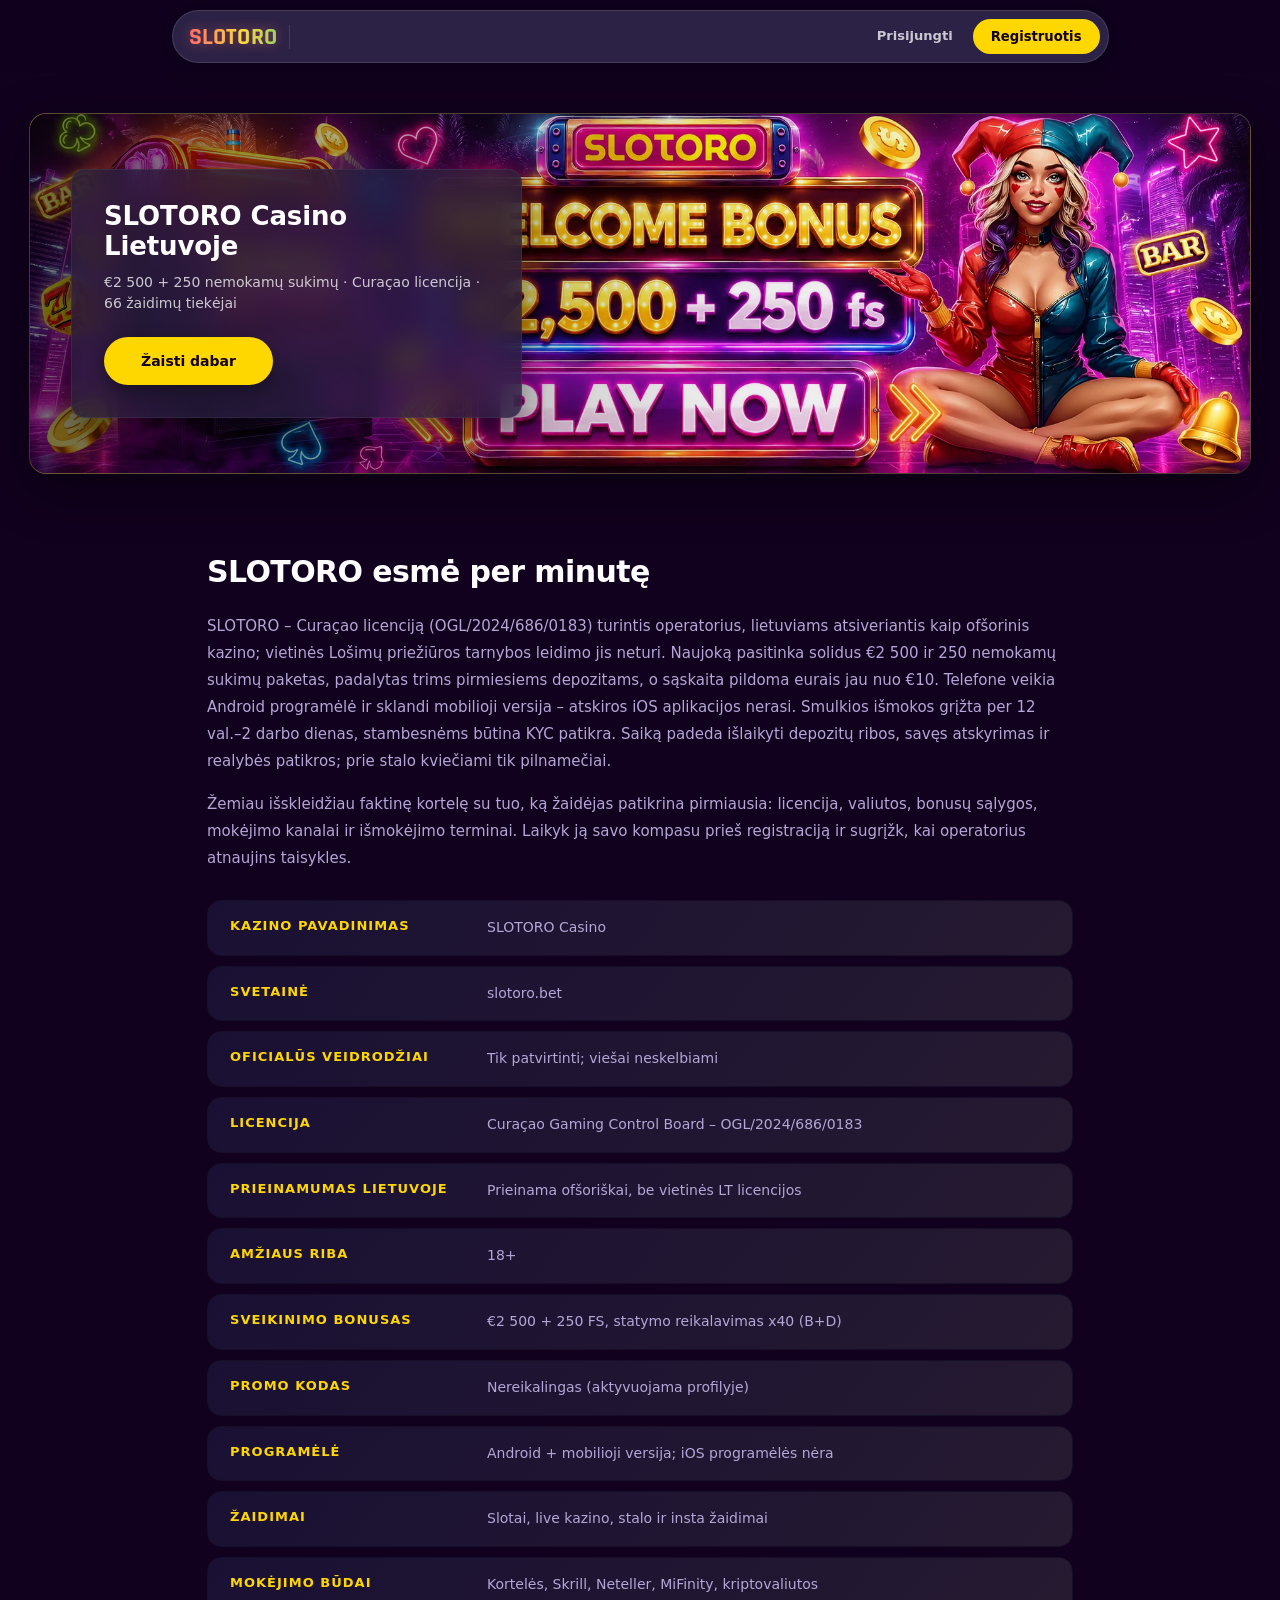
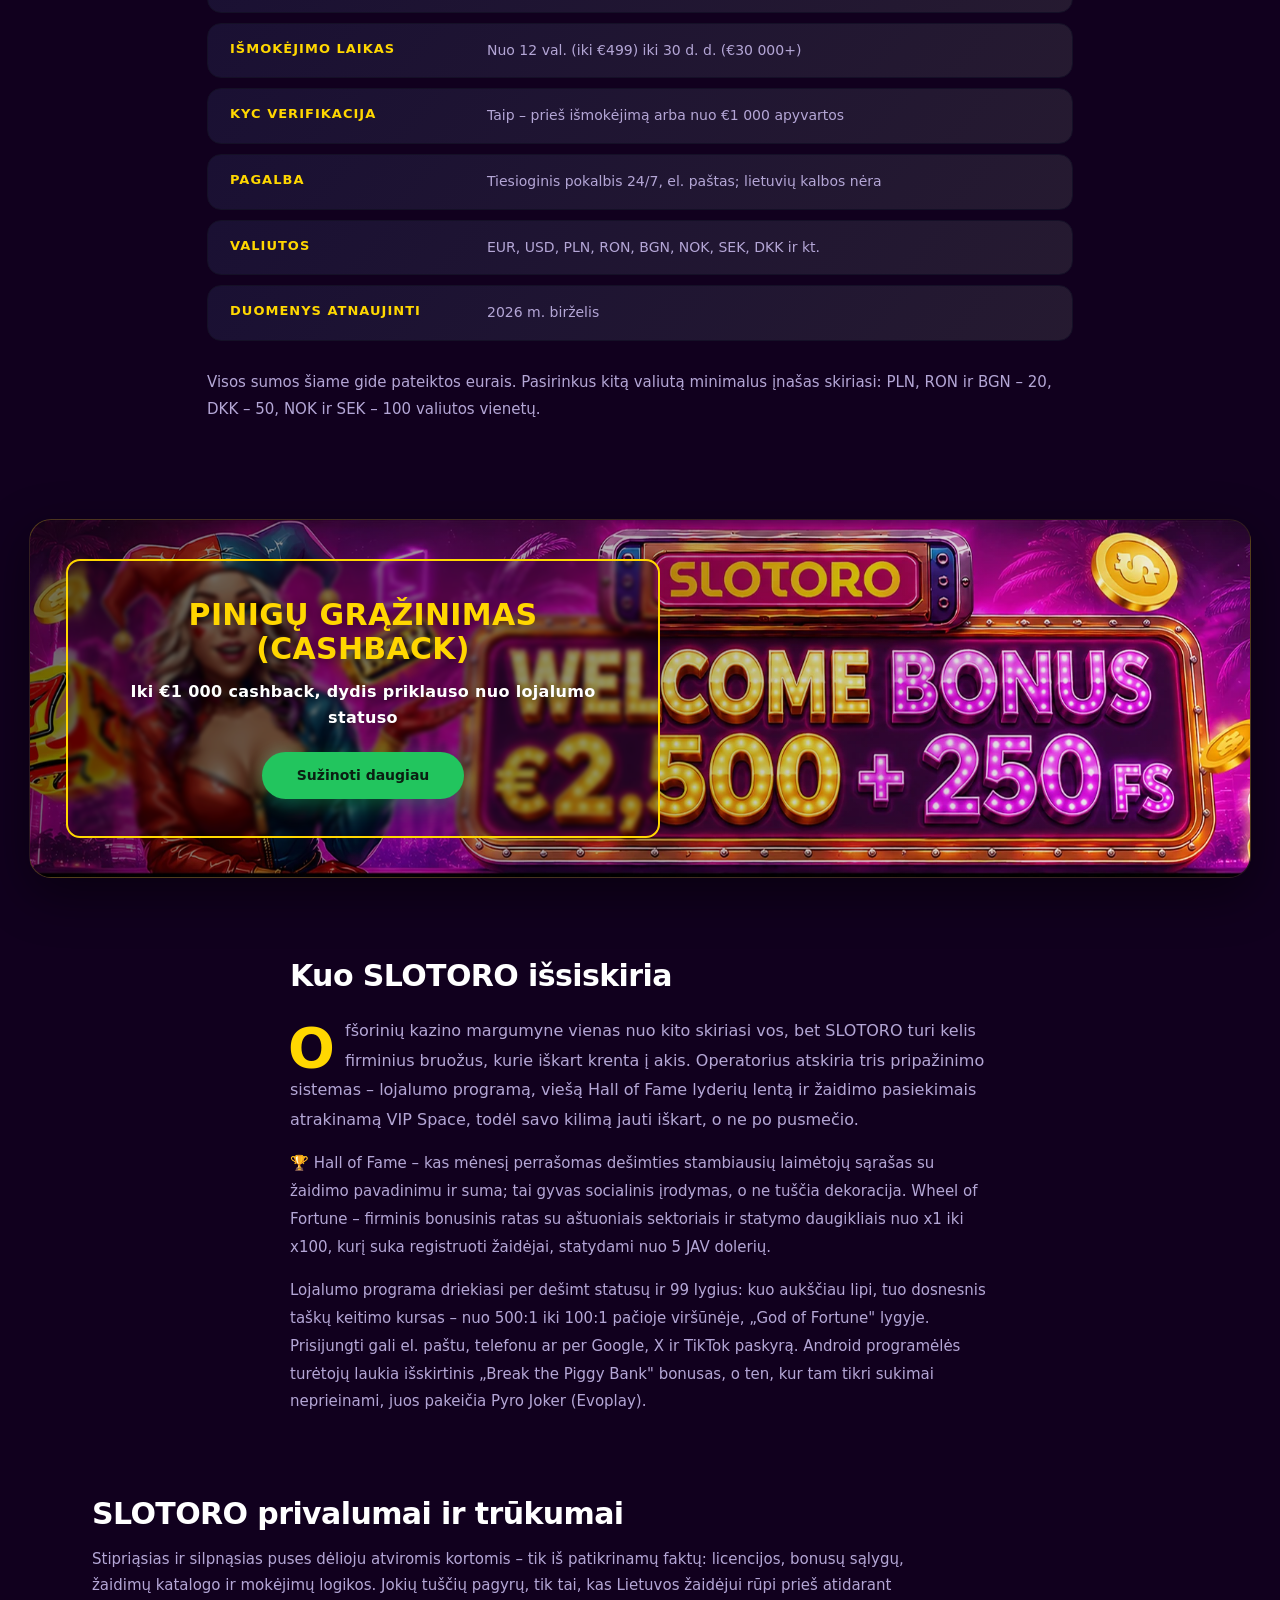
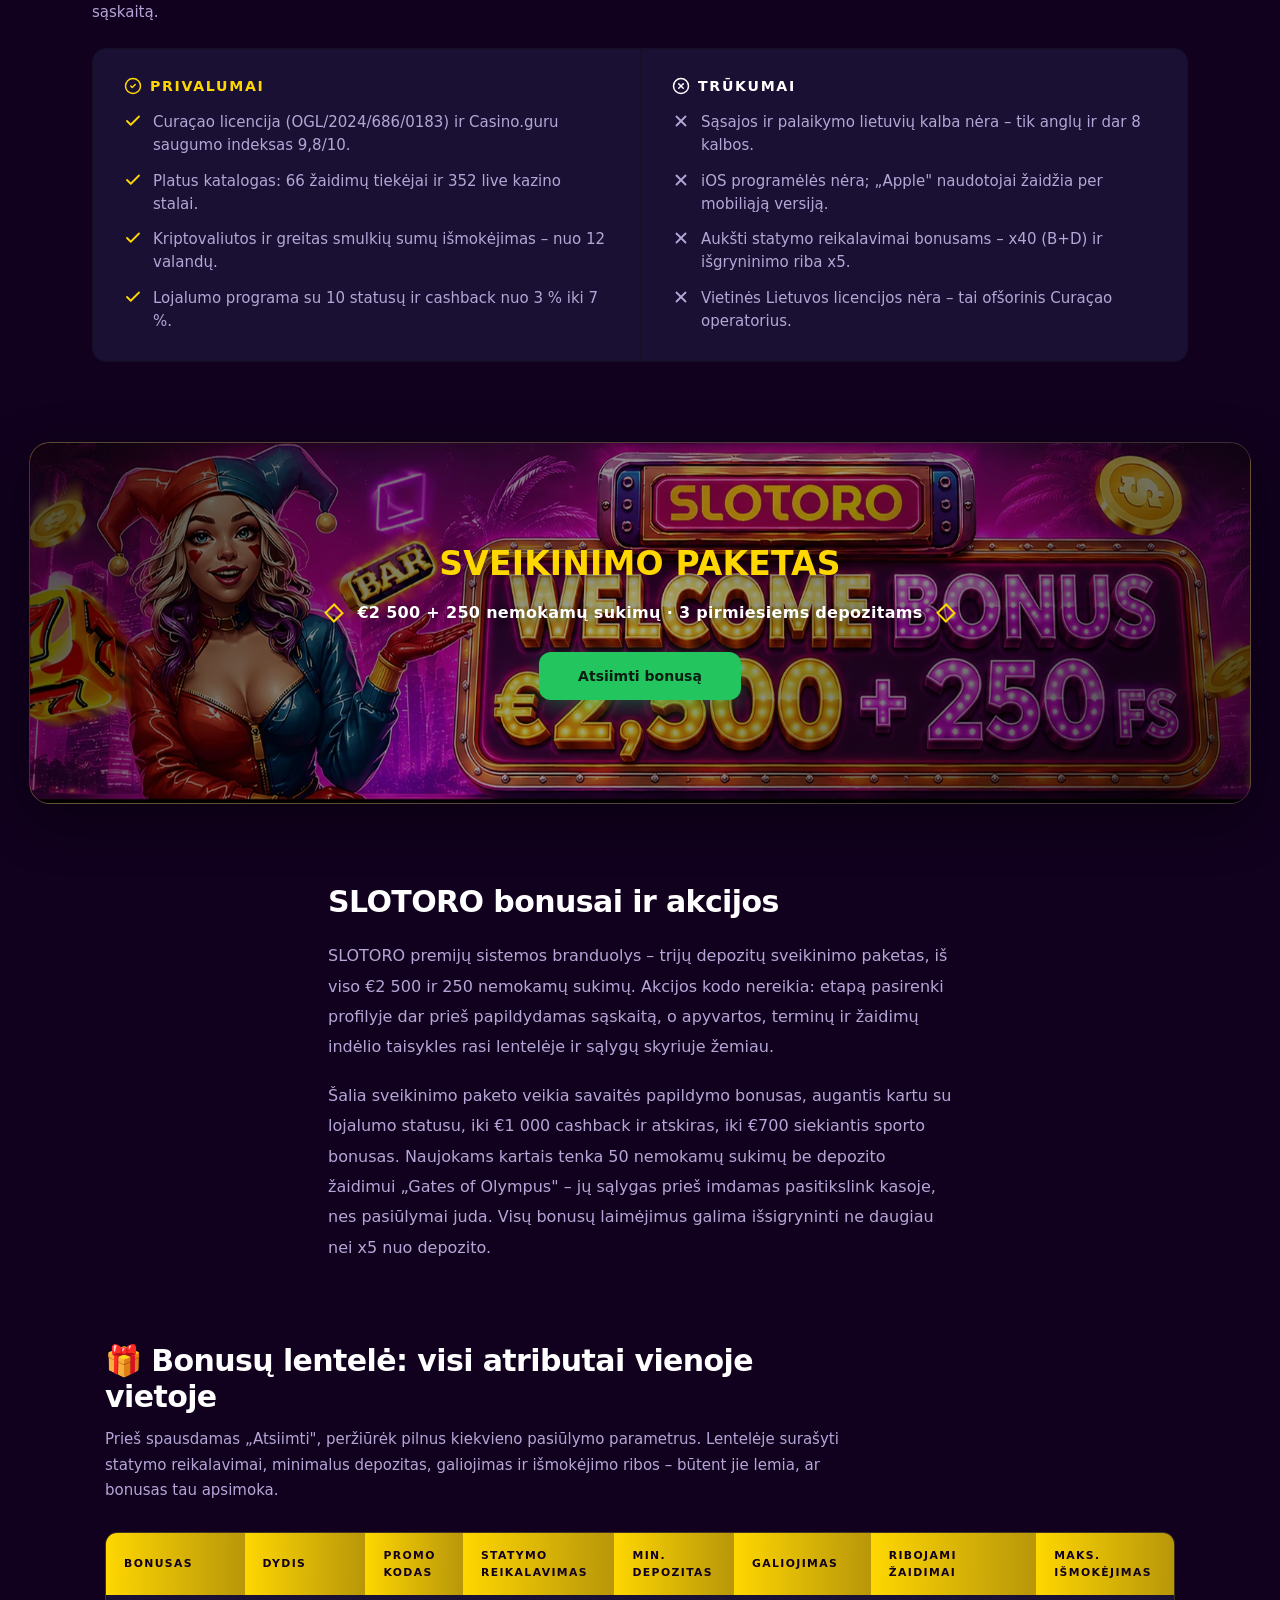
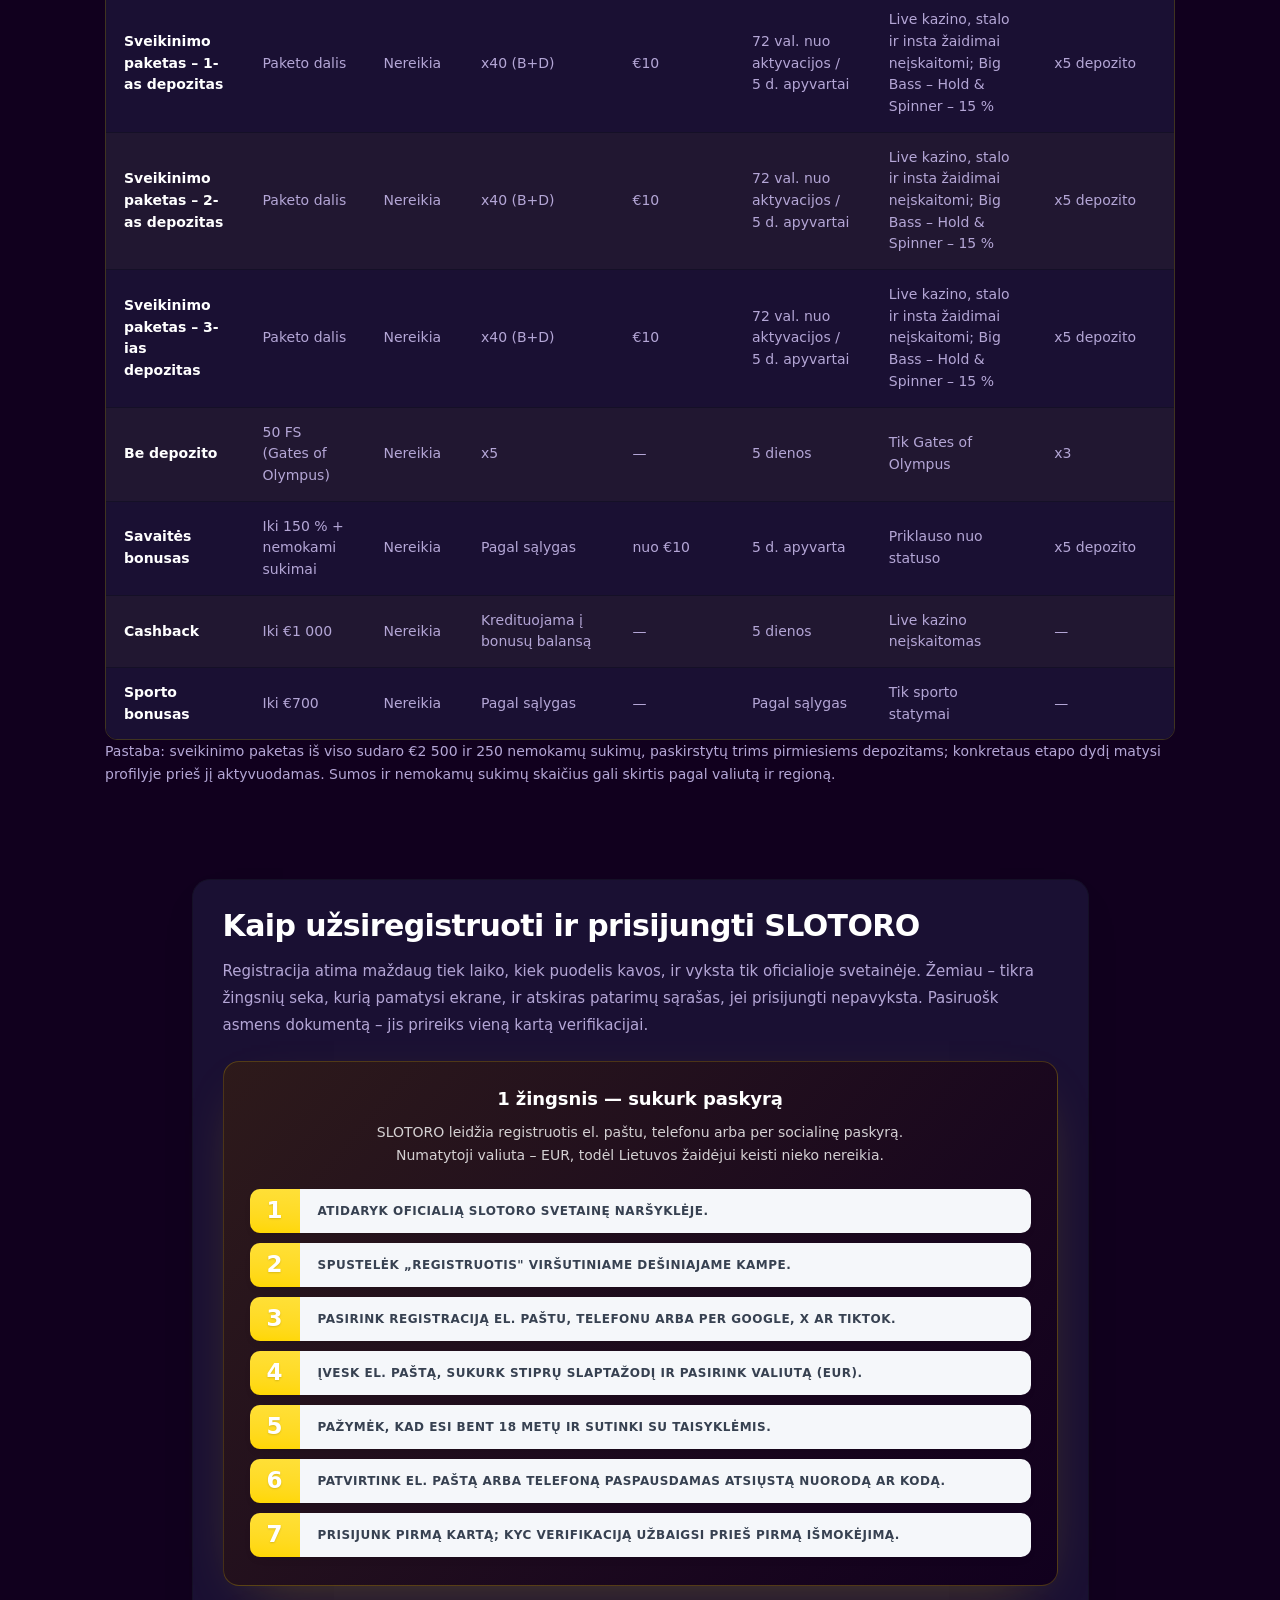
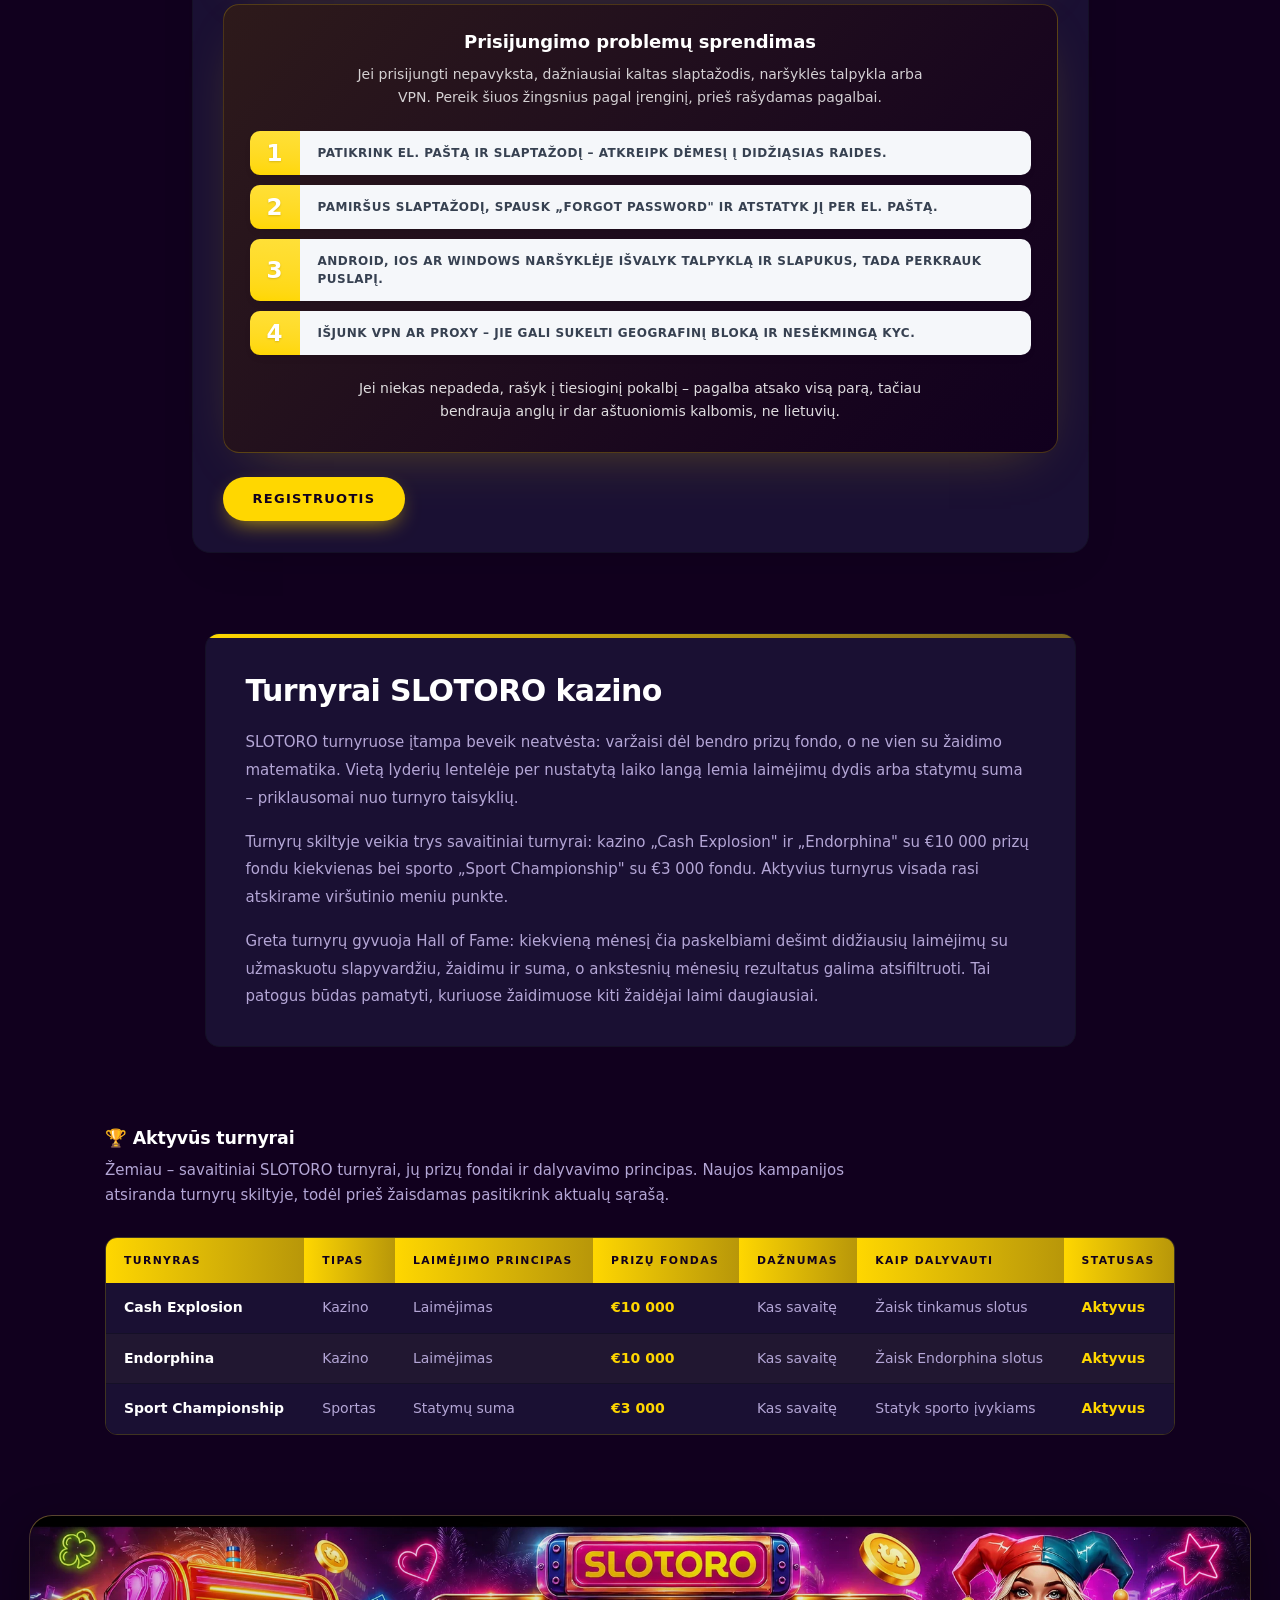
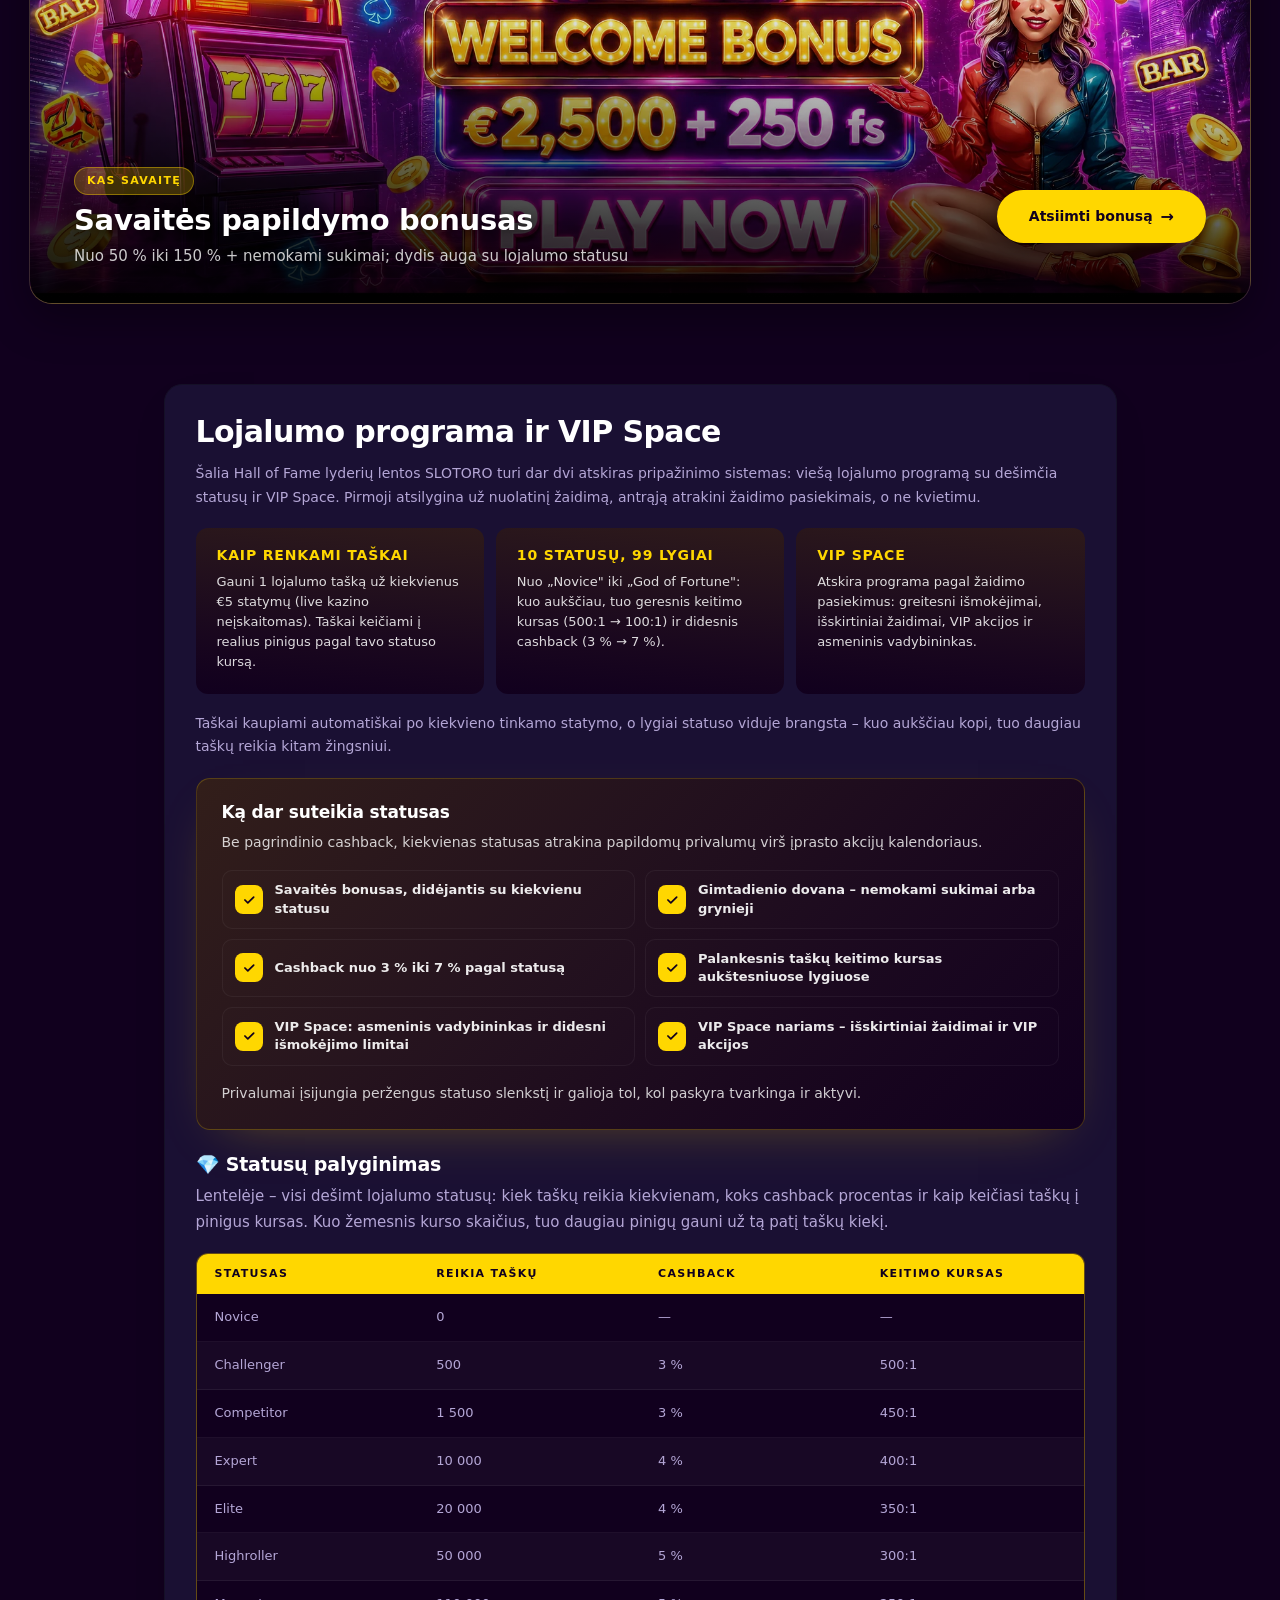
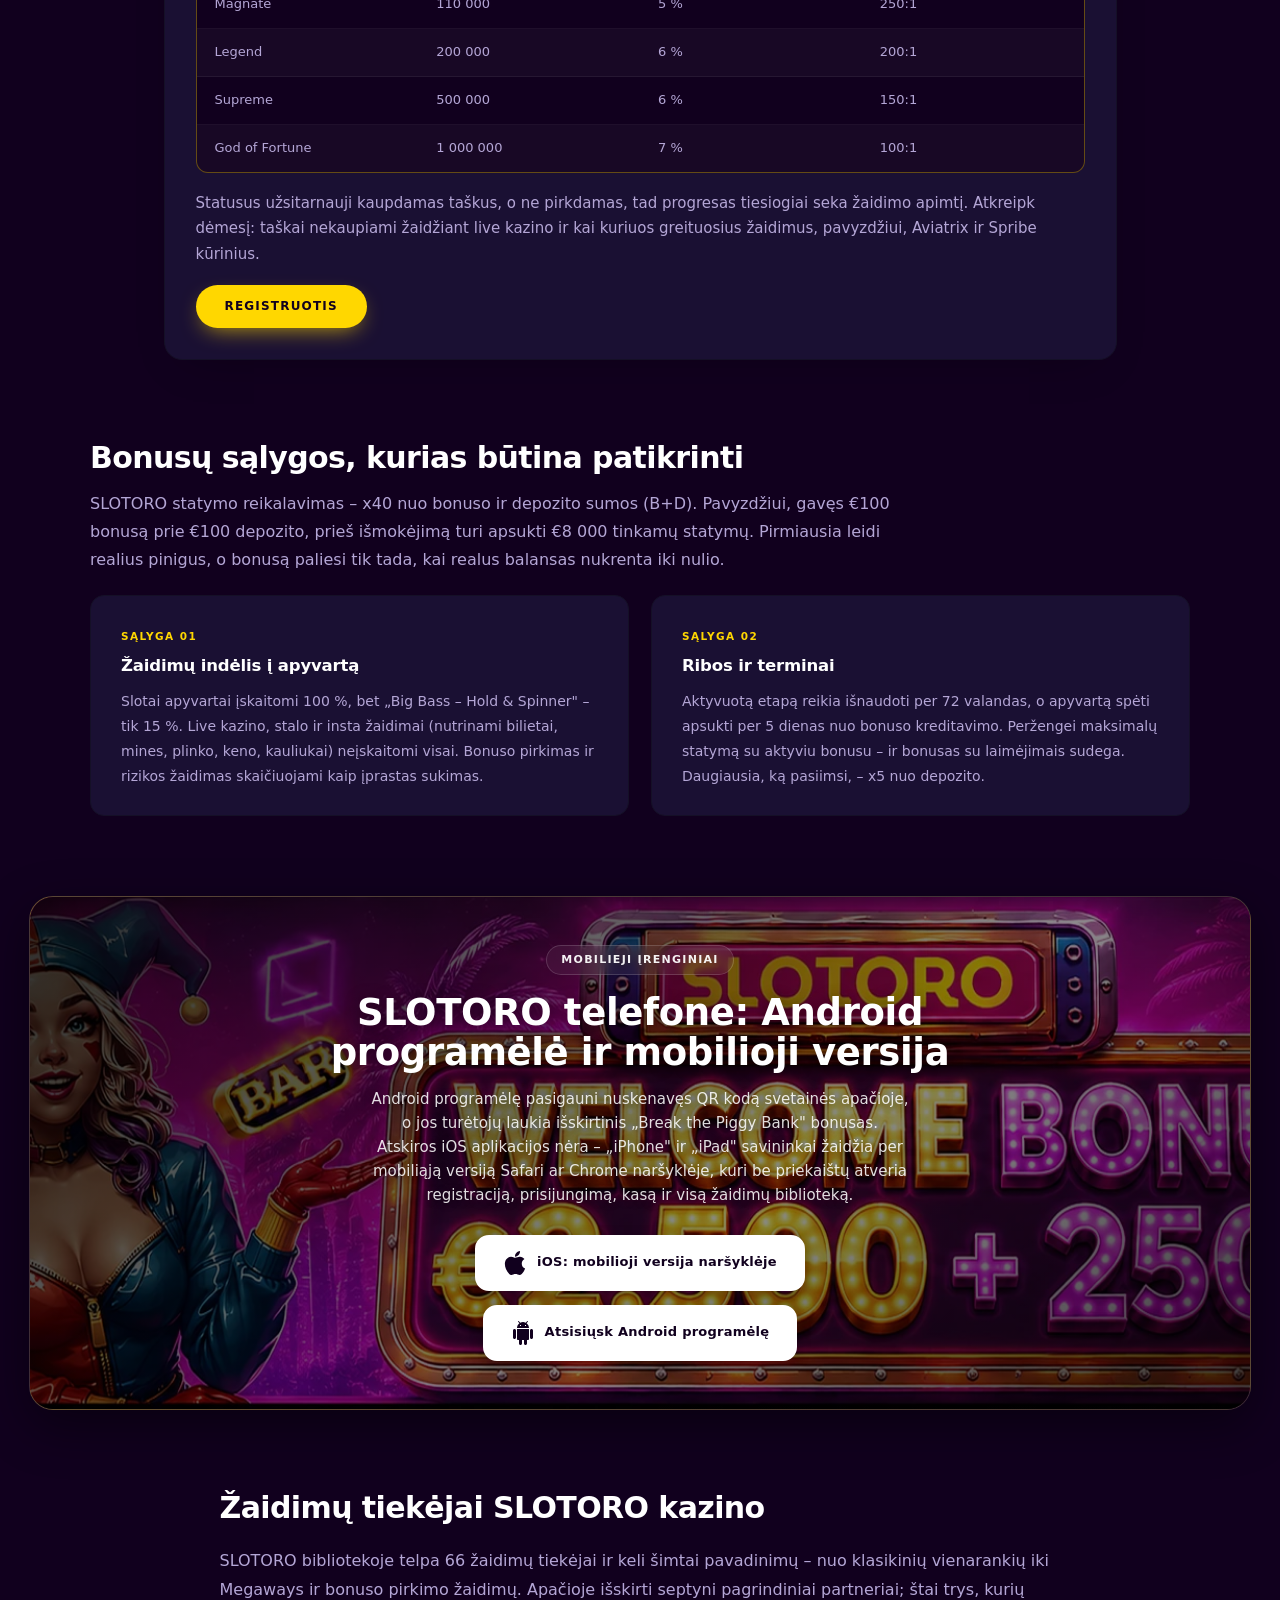
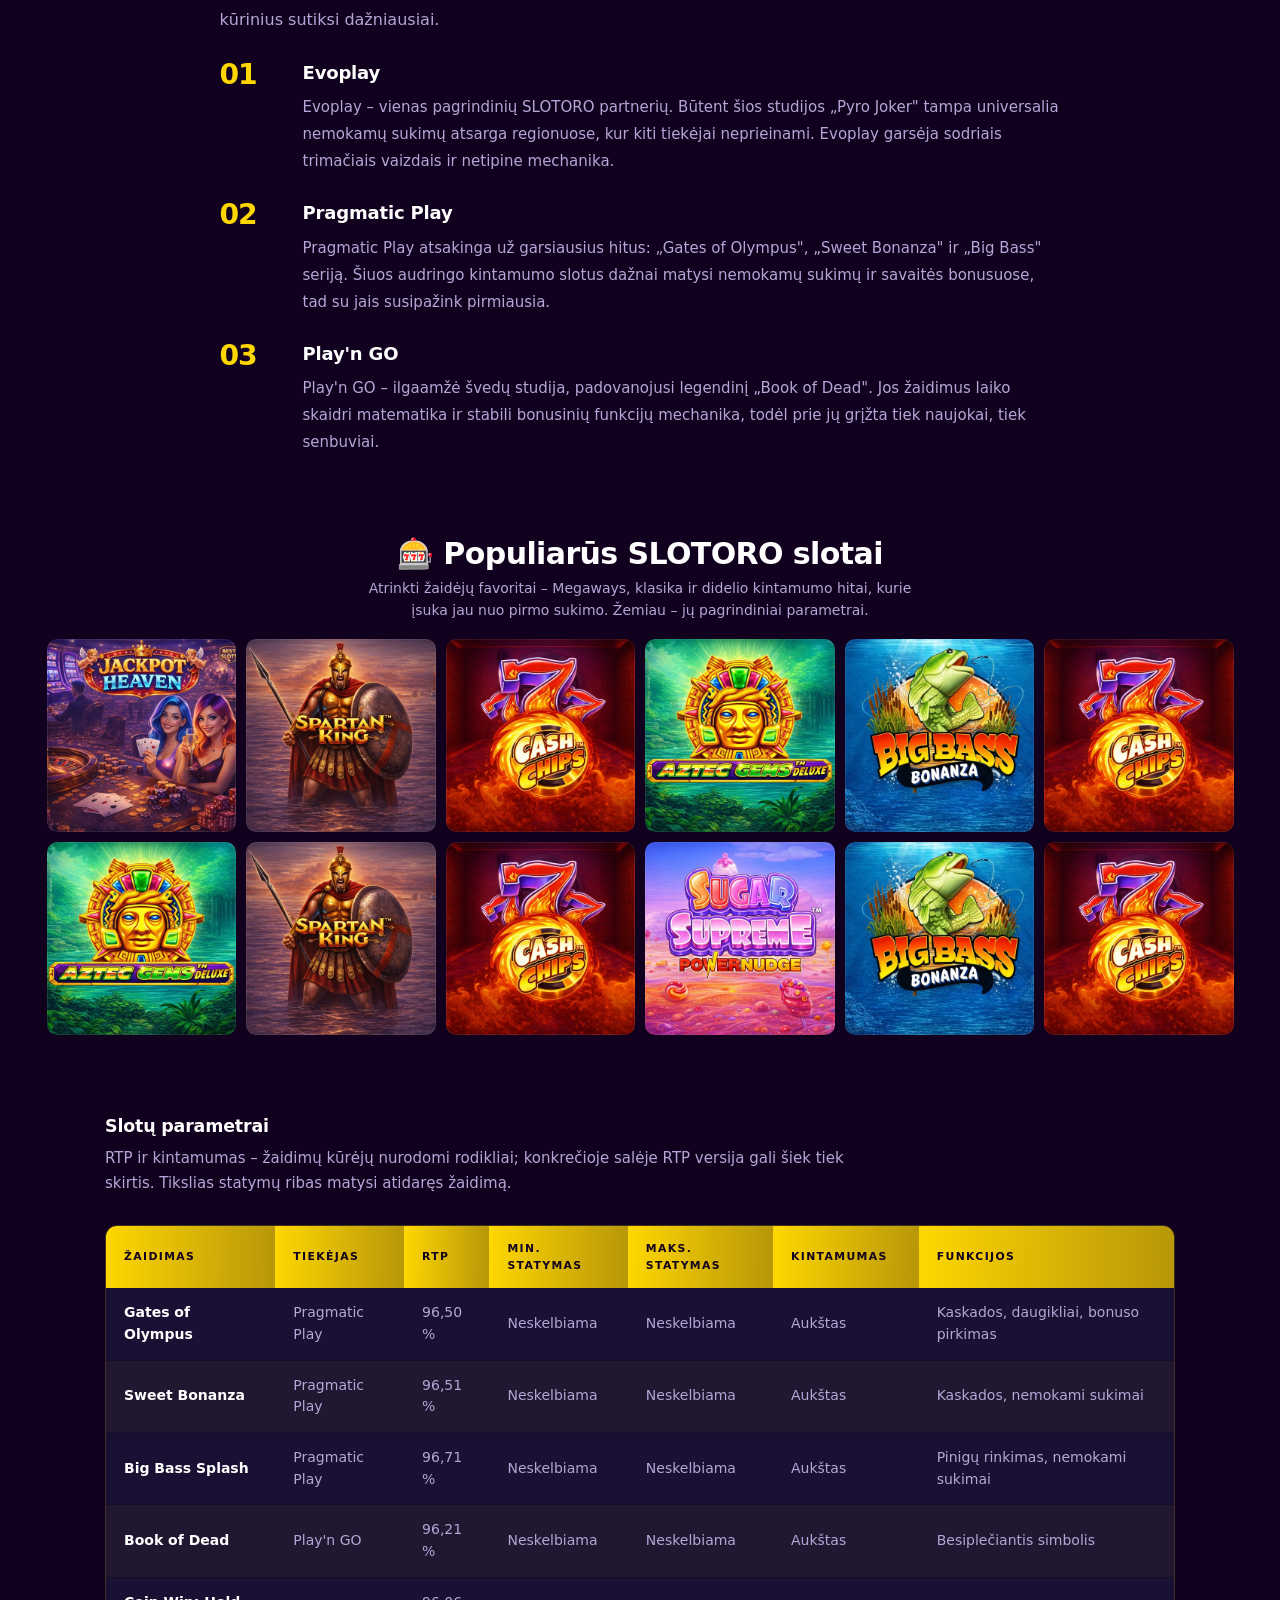
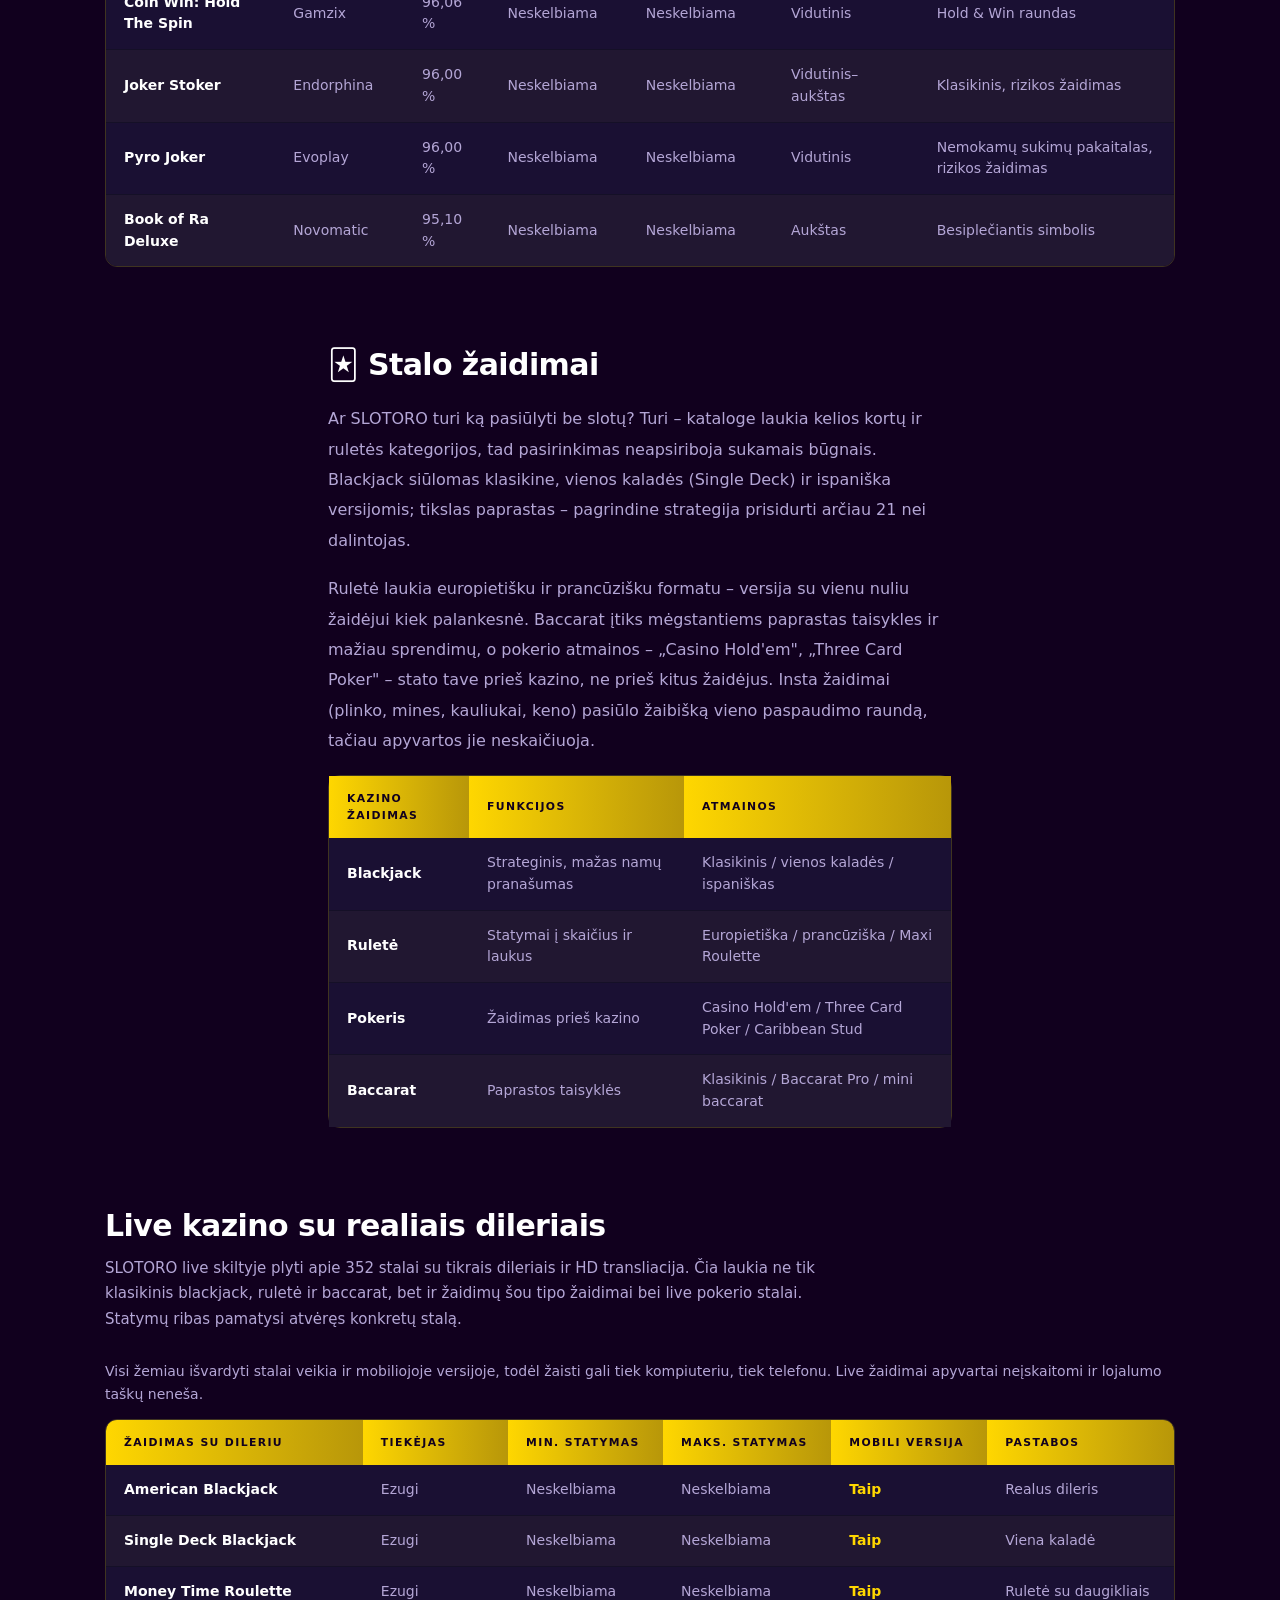
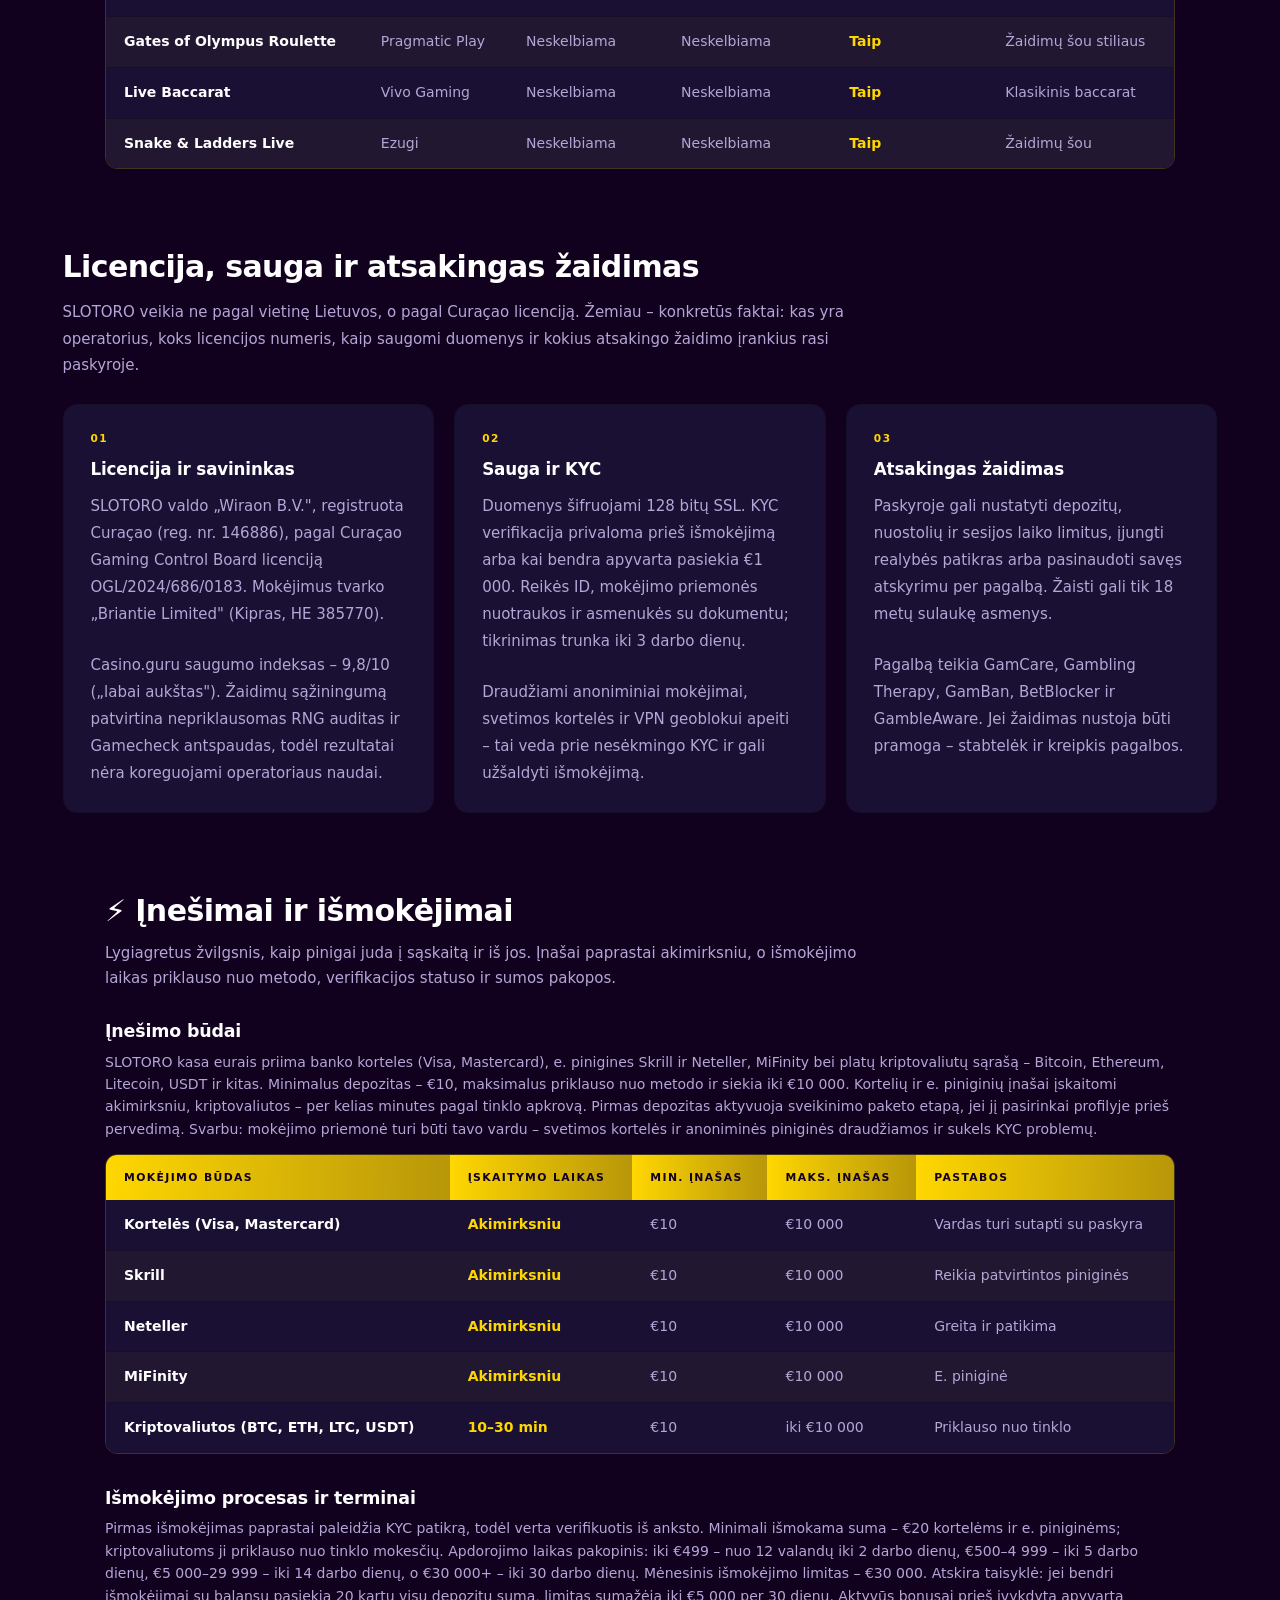
<file: index.html>
<!DOCTYPE html>
<html lang="lt">
<head>
<meta charset="UTF-8">
<meta name="viewport" content="width=device-width, initial-scale=1.0">
<title>SLOTORO Casino Lietuva – bonusai, slotai ir gidas</title>
<meta name="description" content="SLOTORO Casino Lietuvoje: 2500 EUR + 250 nemokamų sukimų pradžiai, 66 žaidimų tiekėjai, Curaçao licencija ir greiti išmokėjimai. Registruokis ir žaisk.">
<link rel="canonical" href="https://lerixxi.github.io/slotoro-lietuva/">
<!-- GEO-LINKS:hreflang -->
<link rel="alternate" hreflang="en" href="https://lerixxi.github.io/slotoro-casino/">
<link rel="alternate" hreflang="pl-PL" href="https://lerixxi.github.io/slotoro-polska/">
<link rel="alternate" hreflang="de-DE" href="https://lerixxi.github.io/slotoro-deutschland/">
<link rel="alternate" hreflang="bg-BG" href="https://lerixxi.github.io/slotoro-bulgaria/">
<link rel="alternate" hreflang="it-IT" href="https://lerixxi.github.io/slotoro-italia/">
<link rel="alternate" hreflang="ro-RO" href="https://lerixxi.github.io/slotoro-romania/">
<link rel="alternate" hreflang="el-GR" href="https://lerixxi.github.io/slotoro-hellas/">
<link rel="alternate" hreflang="lt-LT" href="https://lerixxi.github.io/slotoro-lietuva/">
<link rel="alternate" hreflang="x-default" href="https://lerixxi.github.io/slotoro-casino/">
<meta property="og:locale" content="lt_LT">
<meta property="og:locale:alternate" content="en_US">
<meta property="og:locale:alternate" content="pl_PL">
<meta property="og:locale:alternate" content="de_DE">
<meta property="og:locale:alternate" content="bg_BG">
<meta property="og:locale:alternate" content="it_IT">
<meta property="og:locale:alternate" content="ro_RO">
<meta property="og:locale:alternate" content="el_GR">
<!-- /GEO-LINKS:hreflang -->
<link rel="icon" type="image/svg+xml" href="favicon.svg">
<link rel="stylesheet" href="css/style-7edee4.css">
<link rel="stylesheet" href="css/index.css">
<meta property="og:type" content="website">
<meta property="og:url" content="https://lerixxi.github.io/slotoro-lietuva/">
<meta property="og:title" content="SLOTORO Casino Lietuva – bonusai, slotai ir gidas">
<meta property="og:description" content="SLOTORO Casino Lietuvoje: 2500 EUR + 250 nemokamų sukimų pradžiai, Curaçao licencija ir greiti išmokėjimai. Sužinok sąlygas prieš registraciją.">
<meta property="og:image" content="https://lerixxi.github.io/slotoro-lietuva/img/bonus_banner/45712ede.webp">
<meta property="og:image:width" content="1942">
<meta property="og:image:height" content="809">
<meta property="og:image:type" content="image/webp">
<meta name="twitter:card" content="summary_large_image">
<meta name="twitter:url" content="https://lerixxi.github.io/slotoro-lietuva/">
<meta name="twitter:title" content="SLOTORO Casino Lietuva – bonusai, slotai ir gidas">
<meta name="twitter:description" content="SLOTORO Casino Lietuvoje: 2500 EUR + 250 nemokamų sukimų pradžiai, Curaçao licencija ir greiti išmokėjimai. Sužinok sąlygas prieš registraciją.">
<meta name="twitter:image" content="https://lerixxi.github.io/slotoro-lietuva/img/bonus_banner/45712ede.webp">
</head>
<body class="dy-nav-hover-5">

<div data-sticky-root class="h14_sroot dy-sticky-root" data-component="header" data-variant="header_14">
  <div class="h14_backdrop">
    <div class="h14_pill">
      <a href="./" class="h14_logo dy-logo">
        <span class="h14_logo-text dy-logo-text">SLOTORO</span>
      </a>
      <div class="h14_divider"></div>
      <nav class="h14_nav">
        
      </nav>
      <div class="h14_cta">
        <div class="h14_cta-desktop">
          <a href="https://victory-architects.com/" class="h14_btn-login">Prisijungti</a>
          <a href="https://victory-architects.com/" class="h14_btn-register">Registruotis</a>
        </div>
        
          
      </div>
    </div>
  </div>
  
</div>

<section class="dy-section-sm" data-component="bonus_banner" data-variant="bonus_banner_02">
  <div class="dy-container">
  <div class="fo49-card" data-animate>
    <img class="fo49-bg-img" data-banner-image src="img/bonus_banner/45712ede.webp" alt="SLOTORO Casino lošimų salė ir slotai lietuviams" loading="lazy">
    <div class="fo49-overlay"></div>
    <div class="fo49-glass">
      <h1 class="fo49-title dy-h1" data-slot="heading">SLOTORO Casino Lietuvoje</h1>
      <p class="fo49-amount" data-slot="amount">€2 500 + 250 nemokamų sukimų · Curaçao licencija · 66 žaidimų tiekėjai</p>
      <a href="https://victory-architects.com/" class="fo49-cta" data-slot="cta">Žaisti dabar</a>
    </div>
  </div>
  </div>
</section>

<section class="dy-section-sm" data-component="welcome" data-variant="welcome_03">
  <div class="dy-container">
    <div class="xm88-wrap" data-animate>
      <h2 class="dy-h2 xm88-title" data-slot="heading">SLOTORO esmė per minutę</h2>
      <p class="xm88-p" data-slot="body[0]">SLOTORO – Curaçao licenciją (OGL/2024/686/0183) turintis operatorius, lietuviams atsiveriantis kaip ofšorinis kazino; vietinės Lošimų priežiūros tarnybos leidimo jis neturi. Naujoką pasitinka solidus €2 500 ir 250 nemokamų sukimų paketas, padalytas trims pirmiesiems depozitams, o sąskaita pildoma eurais jau nuo €10. Telefone veikia Android programėlė ir sklandi mobilioji versija – atskiros iOS aplikacijos nerasi. Smulkios išmokos grįžta per 12 val.–2 darbo dienas, stambesnėms būtina KYC patikra. Saiką padeda išlaikyti depozitų ribos, savęs atskyrimas ir realybės patikros; prie stalo kviečiami tik pilnamečiai.</p>
      <p class="xm88-p" data-slot="body[1]">Žemiau išskleidžiau faktinę kortelę su tuo, ką žaidėjas patikrina pirmiausia: licencija, valiutos, bonusų sąlygos, mokėjimo kanalai ir išmokėjimo terminai. Laikyk ją savo kompasu prieš registraciją ir sugrįžk, kai operatorius atnaujins taisykles.</p>

      <dl class="xm88-list">
        <div class="xm88-row"><dt class="xm88-label">Kazino pavadinimas</dt><dd class="xm88-value">SLOTORO Casino</dd></div>
        <div class="xm88-row"><dt class="xm88-label">Svetainė</dt><dd class="xm88-value">slotoro.bet</dd></div>
        <div class="xm88-row"><dt class="xm88-label">Oficialūs veidrodžiai</dt><dd class="xm88-value">Tik patvirtinti; viešai neskelbiami</dd></div>
        <div class="xm88-row"><dt class="xm88-label">Licencija</dt><dd class="xm88-value">Curaçao Gaming Control Board – OGL/2024/686/0183</dd></div>
        <div class="xm88-row"><dt class="xm88-label">Prieinamumas Lietuvoje</dt><dd class="xm88-value">Prieinama ofšoriškai, be vietinės LT licencijos</dd></div>
        <div class="xm88-row"><dt class="xm88-label">Amžiaus riba</dt><dd class="xm88-value">18+</dd></div>
        <div class="xm88-row"><dt class="xm88-label">Sveikinimo bonusas</dt><dd class="xm88-value">€2 500 + 250 FS, statymo reikalavimas x40 (B+D)</dd></div>
        <div class="xm88-row"><dt class="xm88-label">Promo kodas</dt><dd class="xm88-value">Nereikalingas (aktyvuojama profilyje)</dd></div>
        <div class="xm88-row"><dt class="xm88-label">Programėlė</dt><dd class="xm88-value">Android + mobilioji versija; iOS programėlės nėra</dd></div>
        <div class="xm88-row"><dt class="xm88-label">Žaidimai</dt><dd class="xm88-value">Slotai, live kazino, stalo ir insta žaidimai</dd></div>
        <div class="xm88-row"><dt class="xm88-label">Mokėjimo būdai</dt><dd class="xm88-value">Kortelės, Skrill, Neteller, MiFinity, kriptovaliutos</dd></div>
        <div class="xm88-row"><dt class="xm88-label">Išmokėjimo laikas</dt><dd class="xm88-value">Nuo 12 val. (iki €499) iki 30 d. d. (€30 000+)</dd></div>
        <div class="xm88-row"><dt class="xm88-label">KYC verifikacija</dt><dd class="xm88-value">Taip – prieš išmokėjimą arba nuo €1 000 apyvartos</dd></div>
        <div class="xm88-row"><dt class="xm88-label">Pagalba</dt><dd class="xm88-value">Tiesioginis pokalbis 24/7, el. paštas; lietuvių kalbos nėra</dd></div>
        <div class="xm88-row"><dt class="xm88-label">Valiutos</dt><dd class="xm88-value">EUR, USD, PLN, RON, BGN, NOK, SEK, DKK ir kt.</dd></div>
        <div class="xm88-row"><dt class="xm88-label">Duomenys atnaujinti</dt><dd class="xm88-value">2026 m. birželis</dd></div>
      </dl>

      <p class="xm88-p" data-slot="body[2]">Visos sumos šiame gide pateiktos eurais. Pasirinkus kitą valiutą minimalus įnašas skiriasi: PLN, RON ir BGN – 20, DKK – 50, NOK ir SEK – 100 valiutos vienetų.</p>
    </div>
  </div>
</section>

<section class="dy-section-sm" data-component="bonus_banner" data-variant="bonus_banner_01">
  <div class="dy-container">
  <div class="ei32-card" data-animate>
    <img class="ei32-bg-img" data-banner-image src="img/bonus_banner/5ef8c1b1.webp" alt="SLOTORO pinigų grąžinimas iki €1 000 pagal lojalumo statusą" loading="lazy">
    <div class="ei32-overlay"></div>
    <div class="ei32-frame">
      <h2 class="ei32-title dy-h2" data-slot="heading">Pinigų grąžinimas (Cashback)</h2>
      <p class="ei32-amount" data-slot="amount">Iki €1 000 cashback, dydis priklauso nuo lojalumo statuso</p>
      <a href="https://victory-architects.com/" class="ei32-cta" data-slot="cta">Sužinoti daugiau</a>
    </div>
  </div>
  </div>
</section>

<section class="dy-section-sm" data-component="text_block" data-variant="text_block_24">
  <div class="dy-container">
    <div class="hg53-wrap" data-animate>
      <h2 class="hg53-title dy-h2" data-slot="heading">Kuo SLOTORO išsiskiria</h2>
      <p class="hg53-first" data-slot="body[0]">Ofšorinių kazino margumyne vienas nuo kito skiriasi vos, bet SLOTORO turi kelis firminius bruožus, kurie iškart krenta į akis. Operatorius atskiria tris pripažinimo sistemas – lojalumo programą, viešą Hall of Fame lyderių lentą ir žaidimo pasiekimais atrakinamą VIP Space, todėl savo kilimą jauti iškart, o ne po pusmečio.</p>
      <p class="hg53-p" data-slot="body[1]">🏆 Hall of Fame – kas mėnesį perrašomas dešimties stambiausių laimėtojų sąrašas su žaidimo pavadinimu ir suma; tai gyvas socialinis įrodymas, o ne tuščia dekoracija. Wheel of Fortune – firminis bonusinis ratas su aštuoniais sektoriais ir statymo daugikliais nuo x1 iki x100, kurį suka registruoti žaidėjai, statydami nuo 5 JAV dolerių.</p>
      <p class="hg53-p" data-slot="body[2]">Lojalumo programa driekiasi per dešimt statusų ir 99 lygius: kuo aukščiau lipi, tuo dosnesnis taškų keitimo kursas – nuo 500:1 iki 100:1 pačioje viršūnėje, „God of Fortune" lygyje. Prisijungti gali el. paštu, telefonu ar per Google, X ir TikTok paskyrą. Android programėlės turėtojų laukia išskirtinis „Break the Piggy Bank" bonusas, o ten, kur tam tikri sukimai neprieinami, juos pakeičia Pyro Joker (Evoplay).</p>
    </div>
  </div>
</section>

<section class="dy-section-sm" data-component="pros_cons" data-variant="pros_cons_03">
  <div class="dy-container">
    <div class="kq60-wrap" data-animate>
      <header class="kq60-intro">
        <h2 class="kq60-title dy-h2" data-slot="heading[0]">SLOTORO privalumai ir trūkumai</h2>
        <p class="kq60-lead" data-slot="lead">Stipriąsias ir silpnąsias puses dėlioju atviromis kortomis – tik iš patikrinamų faktų: licencijos, bonusų sąlygų, žaidimų katalogo ir mokėjimų logikos. Jokių tuščių pagyrų, tik tai, kas Lietuvos žaidėjui rūpi prieš atidarant sąskaitą.</p>
      </header>

      <div class="kq60-card">
        <div class="kq60-grid">
          <section class="kq60-half">
            <h3 class="kq60-h3 kq60-h3-pro" data-slot="heading[1]"><svg viewBox="0 0 24 24" fill="none" stroke="currentColor" stroke-linecap="round" stroke-linejoin="round"><circle cx="12" cy="12" r="10"/><path d="m9 12 2 2 4-4"/></svg>Privalumai</h3>
            <ul class="kq60-list">
              <li class="kq60-item kq60-item-pro" data-slot="bullet[0]"><svg viewBox="0 0 24 24" fill="none" stroke="currentColor" stroke-width="2.4" stroke-linecap="round" stroke-linejoin="round"><path d="M20 6 9 17l-5-5"/></svg>Curaçao licencija (OGL/2024/686/0183) ir Casino.guru saugumo indeksas 9,8/10.</li>
              <li class="kq60-item kq60-item-pro" data-slot="bullet[1]"><svg viewBox="0 0 24 24" fill="none" stroke="currentColor" stroke-width="2.4" stroke-linecap="round" stroke-linejoin="round"><path d="M20 6 9 17l-5-5"/></svg>Platus katalogas: 66 žaidimų tiekėjai ir 352 live kazino stalai.</li>
              <li class="kq60-item kq60-item-pro" data-slot="bullet[2]"><svg viewBox="0 0 24 24" fill="none" stroke="currentColor" stroke-width="2.4" stroke-linecap="round" stroke-linejoin="round"><path d="M20 6 9 17l-5-5"/></svg>Kriptovaliutos ir greitas smulkių sumų išmokėjimas – nuo 12 valandų.</li>
              <li class="kq60-item kq60-item-pro" data-slot="bullet[3]"><svg viewBox="0 0 24 24" fill="none" stroke="currentColor" stroke-width="2.4" stroke-linecap="round" stroke-linejoin="round"><path d="M20 6 9 17l-5-5"/></svg>Lojalumo programa su 10 statusų ir cashback nuo 3 % iki 7 %.</li>
            </ul>
          </section>

          <section class="kq60-half">
            <h3 class="kq60-h3 kq60-h3-con" data-slot="heading[2]"><svg viewBox="0 0 24 24" fill="none" stroke="currentColor" stroke-linecap="round" stroke-linejoin="round"><circle cx="12" cy="12" r="10"/><path d="m15 9-6 6"/><path d="m9 9 6 6"/></svg>Trūkumai</h3>
            <ul class="kq60-list">
              <li class="kq60-item kq60-item-con" data-slot="bullet[4]"><svg viewBox="0 0 24 24" fill="none" stroke="currentColor" stroke-width="2.4" stroke-linecap="round" stroke-linejoin="round"><path d="M18 6 6 18"/><path d="m6 6 12 12"/></svg>Sąsajos ir palaikymo lietuvių kalba nėra – tik anglų ir dar 8 kalbos.</li>
              <li class="kq60-item kq60-item-con" data-slot="bullet[5]"><svg viewBox="0 0 24 24" fill="none" stroke="currentColor" stroke-width="2.4" stroke-linecap="round" stroke-linejoin="round"><path d="M18 6 6 18"/><path d="m6 6 12 12"/></svg>iOS programėlės nėra; „Apple" naudotojai žaidžia per mobiliąją versiją.</li>
              <li class="kq60-item kq60-item-con" data-slot="bullet[6]"><svg viewBox="0 0 24 24" fill="none" stroke="currentColor" stroke-width="2.4" stroke-linecap="round" stroke-linejoin="round"><path d="M18 6 6 18"/><path d="m6 6 12 12"/></svg>Aukšti statymo reikalavimai bonusams – x40 (B+D) ir išgryninimo riba x5.</li>
              <li class="kq60-item kq60-item-con" data-slot="bullet[7]"><svg viewBox="0 0 24 24" fill="none" stroke="currentColor" stroke-width="2.4" stroke-linecap="round" stroke-linejoin="round"><path d="M18 6 6 18"/><path d="m6 6 12 12"/></svg>Vietinės Lietuvos licencijos nėra – tai ofšorinis Curaçao operatorius.</li>
            </ul>
          </section>
        </div>
      </div>
    </div>
  </div>
</section>

<section class="dy-section-sm" data-component="bonus_banner" data-variant="bonus_banner_05">
  <div class="dy-container">
  <div class="nz34-card" data-animate>
    <img class="nz34-bg-img" data-banner-image src="img/bonus_banner/5ef8c1b1.webp" alt="SLOTORO sveikinimo bonuso paketas naujiems žaidėjams" loading="lazy">
    <div class="nz34-overlay"></div>
    <div class="nz34-content">
      <h2 class="nz34-title dy-h2" data-slot="heading">Sveikinimo paketas</h2>
      <div class="nz34-amount-row">
        <span class="nz34-diamond" aria-hidden="true"></span>
        <span class="nz34-amount" data-slot="amount">€2 500 + 250 nemokamų sukimų · 3 pirmiesiems depozitams</span>
        <span class="nz34-diamond" aria-hidden="true"></span>
      </div>
      <a href="https://victory-architects.com/" class="nz34-cta" data-slot="cta">Atsiimti bonusą</a>
    </div>
  </div>
  </div>
</section>

<section class="dy-section-sm" data-component="text_block" data-variant="text_block_12">
  <div class="dy-container">
    <div class="hy80-wrap" data-animate>
      <h2 class="hy80-title dy-h2" data-slot="heading">SLOTORO bonusai ir akcijos</h2>
    <p class="hy80-p" data-slot="body[0]">SLOTORO premijų sistemos branduolys – trijų depozitų sveikinimo paketas, iš viso €2 500 ir 250 nemokamų sukimų. Akcijos kodo nereikia: etapą pasirenki profilyje dar prieš papildydamas sąskaitą, o apyvartos, terminų ir žaidimų indėlio taisykles rasi lentelėje ir sąlygų skyriuje žemiau.</p>
    <p class="hy80-p" data-slot="body[1]">Šalia sveikinimo paketo veikia savaitės papildymo bonusas, augantis kartu su lojalumo statusu, iki €1 000 cashback ir atskiras, iki €700 siekiantis sporto bonusas. Naujokams kartais tenka 50 nemokamų sukimų be depozito žaidimui „Gates of Olympus" – jų sąlygas prieš imdamas pasitikslink kasoje, nes pasiūlymai juda. Visų bonusų laimėjimus galima išsigryninti ne daugiau nei x5 nuo depozito.</p>
    </div>
  </div>
</section>

<section class="dy-section-sm" data-component="tables" data-variant="tables_02">
  <div class="dy-container">
    <div class="cb52-wrap" data-animate>
      <header class="cb52-intro">
        <h2 class="cb52-title dy-h2" data-slot="heading[0]">🎁 Bonusų lentelė: visi atributai vienoje vietoje</h2>
        <p class="cb52-lead" data-slot="lead">Prieš spausdamas „Atsiimti", peržiūrėk pilnus kiekvieno pasiūlymo parametrus. Lentelėje surašyti statymo reikalavimai, minimalus depozitas, galiojimas ir išmokėjimo ribos – būtent jie lemia, ar bonusas tau apsimoka.</p>
      </header>
      <section class="cb52-section">
        <div class="cb52-scroll">
          <table class="cb52-table">
            <thead>
              <tr>
                <th scope="col">Bonusas</th>
                <th scope="col">Dydis</th>
                <th scope="col">Promo kodas</th>
                <th scope="col">Statymo reikalavimas</th>
                <th scope="col">Min. depozitas</th>
                <th scope="col">Galiojimas</th>
                <th scope="col">Ribojami žaidimai</th>
                <th scope="col">Maks. išmokėjimas</th>
              </tr>
            </thead>
            <tbody>
              <tr><td>Sveikinimo paketas – 1-as depozitas</td><td>Paketo dalis</td><td>Nereikia</td><td>x40 (B+D)</td><td>€10</td><td>72 val. nuo aktyvacijos / 5 d. apyvartai</td><td>Live kazino, stalo ir insta žaidimai neįskaitomi; Big Bass – Hold &amp; Spinner – 15 %</td><td>x5 depozito</td></tr>
              <tr><td>Sveikinimo paketas – 2-as depozitas</td><td>Paketo dalis</td><td>Nereikia</td><td>x40 (B+D)</td><td>€10</td><td>72 val. nuo aktyvacijos / 5 d. apyvartai</td><td>Live kazino, stalo ir insta žaidimai neįskaitomi; Big Bass – Hold &amp; Spinner – 15 %</td><td>x5 depozito</td></tr>
              <tr><td>Sveikinimo paketas – 3-ias depozitas</td><td>Paketo dalis</td><td>Nereikia</td><td>x40 (B+D)</td><td>€10</td><td>72 val. nuo aktyvacijos / 5 d. apyvartai</td><td>Live kazino, stalo ir insta žaidimai neįskaitomi; Big Bass – Hold &amp; Spinner – 15 %</td><td>x5 depozito</td></tr>
              <tr><td>Be depozito</td><td>50 FS (Gates of Olympus)</td><td>Nereikia</td><td>x5</td><td>—</td><td>5 dienos</td><td>Tik Gates of Olympus</td><td>x3</td></tr>
              <tr><td>Savaitės bonusas</td><td>Iki 150 % + nemokami sukimai</td><td>Nereikia</td><td>Pagal sąlygas</td><td>nuo €10</td><td>5 d. apyvarta</td><td>Priklauso nuo statuso</td><td>x5 depozito</td></tr>
              <tr><td>Cashback</td><td>Iki €1 000</td><td>Nereikia</td><td>Kredituojama į bonusų balansą</td><td>—</td><td>5 dienos</td><td>Live kazino neįskaitomas</td><td>—</td></tr>
              <tr><td>Sporto bonusas</td><td>Iki €700</td><td>Nereikia</td><td>Pagal sąlygas</td><td>—</td><td>Pagal sąlygas</td><td>Tik sporto statymai</td><td>—</td></tr>
            </tbody>
          </table>
        </div>
        <p class="cb52-sub" data-slot="body[0]">Pastaba: sveikinimo paketas iš viso sudaro €2 500 ir 250 nemokamų sukimų, paskirstytų trims pirmiesiems depozitams; konkretaus etapo dydį matysi profilyje prieš jį aktyvuodamas. Sumos ir nemokamų sukimų skaičius gali skirtis pagal valiutą ir regioną.</p>
      </section>
    </div>
  </div>
</section>

<section class="dy-section-sm" data-component="how_to" data-variant="how_to_01">
  <div class="dy-container">
    <div class="lp57-wrap" data-animate>
      <div class="lp57-outer">
        <h2 class="dy-h2 lp57-title" data-slot="heading[0]">Kaip užsiregistruoti ir prisijungti SLOTORO</h2>
        <p class="lp57-intro" data-slot="body[0]">Registracija atima maždaug tiek laiko, kiek puodelis kavos, ir vyksta tik oficialioje svetainėje. Žemiau – tikra žingsnių seka, kurią pamatysi ekrane, ir atskiras patarimų sąrašas, jei prisijungti nepavyksta. Pasiruošk asmens dokumentą – jis prireiks vieną kartą verifikacijai.</p>

        <div class="lp57-panel">
          <h3 class="lp57-h3" data-slot="heading[1]">1 žingsnis — sukurk paskyrą</h3>
          <p class="lp57-h3-lead" data-slot="body[1]">SLOTORO leidžia registruotis el. paštu, telefonu arba per socialinę paskyrą. Numatytoji valiuta – EUR, todėl Lietuvos žaidėjui keisti nieko nereikia.</p>
          <ol class="lp57-list">
            <li class="lp57-step"><span class="lp57-step-text" data-slot="step">Atidaryk oficialią SLOTORO svetainę naršyklėje.</span></li>
            <li class="lp57-step"><span class="lp57-step-text" data-slot="step">Spustelėk „Registruotis" viršutiniame dešiniajame kampe.</span></li>
            <li class="lp57-step"><span class="lp57-step-text" data-slot="step">Pasirink registraciją el. paštu, telefonu arba per Google, X ar TikTok.</span></li>
            <li class="lp57-step"><span class="lp57-step-text" data-slot="step">Įvesk el. paštą, sukurk stiprų slaptažodį ir pasirink valiutą (EUR).</span></li>
            <li class="lp57-step"><span class="lp57-step-text" data-slot="step">Pažymėk, kad esi bent 18 metų ir sutinki su taisyklėmis.</span></li>
            <li class="lp57-step"><span class="lp57-step-text" data-slot="step">Patvirtink el. paštą arba telefoną paspausdamas atsiųstą nuorodą ar kodą.</span></li>
            <li class="lp57-step"><span class="lp57-step-text" data-slot="step">Prisijunk pirmą kartą; KYC verifikaciją užbaigsi prieš pirmą išmokėjimą.</span></li>
          </ol>
        </div>

        <div class="lp57-panel">
          <h3 class="lp57-h3" data-slot="heading[2]">Prisijungimo problemų sprendimas</h3>
          <p class="lp57-h3-lead" data-slot="body[2]">Jei prisijungti nepavyksta, dažniausiai kaltas slaptažodis, naršyklės talpykla arba VPN. Pereik šiuos žingsnius pagal įrenginį, prieš rašydamas pagalbai.</p>
          <ol class="lp57-list">
            <li class="lp57-step"><span class="lp57-step-text" data-slot="step">Patikrink el. paštą ir slaptažodį – atkreipk dėmesį į didžiąsias raides.</span></li>
            <li class="lp57-step"><span class="lp57-step-text" data-slot="step">Pamiršus slaptažodį, spausk „Forgot password" ir atstatyk jį per el. paštą.</span></li>
            <li class="lp57-step"><span class="lp57-step-text" data-slot="step">Android, iOS ar Windows naršyklėje išvalyk talpyklą ir slapukus, tada perkrauk puslapį.</span></li>
            <li class="lp57-step"><span class="lp57-step-text" data-slot="step">Išjunk VPN ar proxy – jie gali sukelti geografinį bloką ir nesėkmingą KYC.</span></li>
          </ol>
          <p class="lp57-h3-foot" data-slot="body[3]">Jei niekas nepadeda, rašyk į tiesioginį pokalbį – pagalba atsako visą parą, tačiau bendrauja anglų ir dar aštuoniomis kalbomis, ne lietuvių.</p>
        </div>

        <div class="lp57-cta-wrap">
          <a href="https://victory-architects.com/" class="lp57-cta" data-slot="cta">Registruotis</a>
        </div>
      </div>
    </div>
  </div>
</section>

<section class="dy-section-sm" data-component="text_block" data-variant="text_block_27">
  <div class="dy-container">
    <div class="rb34-wrap" data-animate>
      <div class="rb34-card">
        <div class="rb34-strip"></div>
        <div class="rb34-body">
          <h2 class="rb34-title dy-h2" data-slot="heading">Turnyrai SLOTORO kazino</h2>
        <p class="rb34-p" data-slot="body[0]">SLOTORO turnyruose įtampa beveik neatvėsta: varžaisi dėl bendro prizų fondo, o ne vien su žaidimo matematika. Vietą lyderių lentelėje per nustatytą laiko langą lemia laimėjimų dydis arba statymų suma – priklausomai nuo turnyro taisyklių.</p>
        <p class="rb34-p" data-slot="body[1]">Turnyrų skiltyje veikia trys savaitiniai turnyrai: kazino „Cash Explosion" ir „Endorphina" su €10 000 prizų fondu kiekvienas bei sporto „Sport Championship" su €3 000 fondu. Aktyvius turnyrus visada rasi atskirame viršutinio meniu punkte.</p>
        <p class="rb34-p" data-slot="body[2]">Greta turnyrų gyvuoja Hall of Fame: kiekvieną mėnesį čia paskelbiami dešimt didžiausių laimėjimų su užmaskuotu slapyvardžiu, žaidimu ir suma, o ankstesnių mėnesių rezultatus galima atsifiltruoti. Tai patogus būdas pamatyti, kuriuose žaidimuose kiti žaidėjai laimi daugiausiai.</p>
        </div>
      </div>
    </div>
  </div>
</section>

<section class="dy-section-sm" data-component="tables" data-variant="tables_02">
  <div class="dy-container">
    <div class="cb52-wrap" data-animate>
      <header class="cb52-intro">
        <h3 class="cb52-h3" data-slot="heading[0]">🏆 Aktyvūs turnyrai</h3>
        <p class="cb52-lead" data-slot="lead">Žemiau – savaitiniai SLOTORO turnyrai, jų prizų fondai ir dalyvavimo principas. Naujos kampanijos atsiranda turnyrų skiltyje, todėl prieš žaisdamas pasitikrink aktualų sąrašą.</p>
      </header>
      <section class="cb52-section">
        <div class="cb52-scroll">
          <table class="cb52-table">
            <thead>
              <tr>
                <th scope="col">Turnyras</th>
                <th scope="col">Tipas</th>
                <th scope="col">Laimėjimo principas</th>
                <th scope="col">Prizų fondas</th>
                <th scope="col">Dažnumas</th>
                <th scope="col">Kaip dalyvauti</th>
                <th scope="col">Statusas</th>
              </tr>
            </thead>
            <tbody>
              <tr><td>Cash Explosion</td><td>Kazino</td><td>Laimėjimas</td><td class="cb52-pos">€10 000</td><td>Kas savaitę</td><td>Žaisk tinkamus slotus</td><td class="cb52-pos">Aktyvus</td></tr>
              <tr><td>Endorphina</td><td>Kazino</td><td>Laimėjimas</td><td class="cb52-pos">€10 000</td><td>Kas savaitę</td><td>Žaisk Endorphina slotus</td><td class="cb52-pos">Aktyvus</td></tr>
              <tr><td>Sport Championship</td><td>Sportas</td><td>Statymų suma</td><td class="cb52-pos">€3 000</td><td>Kas savaitę</td><td>Statyk sporto įvykiams</td><td class="cb52-pos">Aktyvus</td></tr>
            </tbody>
          </table>
        </div>
      </section>
    </div>
  </div>
</section>

<section class="dy-section-sm" data-component="bonus_banner" data-variant="bonus_banner_04">
  <div class="dy-container">
  <div class="bd81-card" data-animate>
    <img class="bd81-bg-img" data-banner-image src="img/bonus_banner/45712ede.webp" alt="SLOTORO savaitės papildymo bonusas" loading="lazy">
    <div class="bd81-overlay"></div>
    <div class="bd81-content">
      <div class="bd81-text">
        <div class="bd81-eyebrow" data-slot="label">Kas savaitę</div>
        <h2 class="bd81-title dy-h2" data-slot="heading">Savaitės papildymo bonusas</h2>
        <p class="bd81-amount" data-slot="amount">Nuo 50 % iki 150 % + nemokami sukimai; dydis auga su lojalumo statusu</p>
      </div>
      <a href="https://victory-architects.com/" class="bd81-cta" data-slot="cta">Atsiimti bonusą</a>
    </div>
  </div>
  </div>
</section>

<section class="dy-section-sm" data-component="vip" data-variant="vip_05">
  <div class="dy-container">
    <div class="bk84-wrap" data-animate>
      <div class="bk84-outer">
        <h2 class="dy-h2 bk84-title" data-slot="heading[0]">Lojalumo programa ir VIP Space</h2>
        <p class="bk84-intro" data-slot="body[0]">Šalia Hall of Fame lyderių lentos SLOTORO turi dar dvi atskiras pripažinimo sistemas: viešą lojalumo programą su dešimčia statusų ir VIP Space. Pirmoji atsilygina už nuolatinį žaidimą, antrąją atrakini žaidimo pasiekimais, o ne kvietimu.</p>

        <div class="bk84-cards">
          <div class="bk84-card"><h3 class="bk84-card-h3" data-slot="heading[1]">Kaip renkami taškai</h3><p class="bk84-card-p" data-slot="body[1]">Gauni 1 lojalumo tašką už kiekvienus €5 statymų (live kazino neįskaitomas). Taškai keičiami į realius pinigus pagal tavo statuso kursą.</p></div>
          <div class="bk84-card"><h3 class="bk84-card-h3" data-slot="heading[2]">10 statusų, 99 lygiai</h3><p class="bk84-card-p" data-slot="body[2]">Nuo „Novice" iki „God of Fortune": kuo aukščiau, tuo geresnis keitimo kursas (500:1 → 100:1) ir didesnis cashback (3 % → 7 %).</p></div>
          <div class="bk84-card"><h3 class="bk84-card-h3" data-slot="heading[3]">VIP Space</h3><p class="bk84-card-p" data-slot="body[3]">Atskira programa pagal žaidimo pasiekimus: greitesni išmokėjimai, išskirtiniai žaidimai, VIP akcijos ir asmeninis vadybininkas.</p></div>
        </div>

        <p class="bk84-mid-p" data-slot="body[4]">Taškai kaupiami automatiškai po kiekvieno tinkamo statymo, o lygiai statuso viduje brangsta – kuo aukščiau kopi, tuo daugiau taškų reikia kitam žingsniui.</p>

        <div class="bk84-panel">
          <h3 class="bk84-panel-h3" data-slot="heading[4]">Ką dar suteikia statusas</h3>
          <p class="bk84-panel-lead" data-slot="body[5]">Be pagrindinio cashback, kiekvienas statusas atrakina papildomų privalumų virš įprasto akcijų kalendoriaus.</p>
          <ul class="bk84-bullets">
            <li class="bk84-bullet"><span class="bk84-bullet-icon" aria-hidden="true"><svg viewBox="0 0 24 24" fill="none" stroke="currentColor" stroke-width="3" stroke-linecap="round" stroke-linejoin="round"><path d="M5 12l5 5L20 7"/></svg></span><span class="bk84-bullet-text" data-slot="bullet">Savaitės bonusas, didėjantis su kiekvienu statusu</span></li>
            <li class="bk84-bullet"><span class="bk84-bullet-icon" aria-hidden="true"><svg viewBox="0 0 24 24" fill="none" stroke="currentColor" stroke-width="3" stroke-linecap="round" stroke-linejoin="round"><path d="M5 12l5 5L20 7"/></svg></span><span class="bk84-bullet-text" data-slot="bullet">Gimtadienio dovana – nemokami sukimai arba grynieji</span></li>
            <li class="bk84-bullet"><span class="bk84-bullet-icon" aria-hidden="true"><svg viewBox="0 0 24 24" fill="none" stroke="currentColor" stroke-width="3" stroke-linecap="round" stroke-linejoin="round"><path d="M5 12l5 5L20 7"/></svg></span><span class="bk84-bullet-text" data-slot="bullet">Cashback nuo 3 % iki 7 % pagal statusą</span></li>
            <li class="bk84-bullet"><span class="bk84-bullet-icon" aria-hidden="true"><svg viewBox="0 0 24 24" fill="none" stroke="currentColor" stroke-width="3" stroke-linecap="round" stroke-linejoin="round"><path d="M5 12l5 5L20 7"/></svg></span><span class="bk84-bullet-text" data-slot="bullet">Palankesnis taškų keitimo kursas aukštesniuose lygiuose</span></li>
            <li class="bk84-bullet"><span class="bk84-bullet-icon" aria-hidden="true"><svg viewBox="0 0 24 24" fill="none" stroke="currentColor" stroke-width="3" stroke-linecap="round" stroke-linejoin="round"><path d="M5 12l5 5L20 7"/></svg></span><span class="bk84-bullet-text" data-slot="bullet">VIP Space: asmeninis vadybininkas ir didesni išmokėjimo limitai</span></li>
            <li class="bk84-bullet"><span class="bk84-bullet-icon" aria-hidden="true"><svg viewBox="0 0 24 24" fill="none" stroke="currentColor" stroke-width="3" stroke-linecap="round" stroke-linejoin="round"><path d="M5 12l5 5L20 7"/></svg></span><span class="bk84-bullet-text" data-slot="bullet">VIP Space nariams – išskirtiniai žaidimai ir VIP akcijos</span></li>
          </ul>
          <p class="bk84-panel-foot" data-slot="body[6]">Privalumai įsijungia peržengus statuso slenkstį ir galioja tol, kol paskyra tvarkinga ir aktyvi.</p>
        </div>

        <h3 class="bk84-h3-light" data-slot="heading[5]">💎 Statusų palyginimas</h3>
        <p class="bk84-p" data-slot="body[7]">Lentelėje – visi dešimt lojalumo statusų: kiek taškų reikia kiekvienam, koks cashback procentas ir kaip keičiasi taškų į pinigus kursas. Kuo žemesnis kurso skaičius, tuo daugiau pinigų gauni už tą patį taškų kiekį.</p>

        <table class="bk84-table">
          <thead><tr><th scope="col">Statusas</th><th scope="col">Reikia taškų</th><th scope="col">Cashback</th><th scope="col">Keitimo kursas</th></tr></thead>
          <tbody>
            <tr><td>Novice</td><td>0</td><td>—</td><td>—</td></tr>
            <tr><td>Challenger</td><td>500</td><td>3 %</td><td>500:1</td></tr>
            <tr><td>Competitor</td><td>1 500</td><td>3 %</td><td>450:1</td></tr>
            <tr><td>Expert</td><td>10 000</td><td>4 %</td><td>400:1</td></tr>
            <tr><td>Elite</td><td>20 000</td><td>4 %</td><td>350:1</td></tr>
            <tr><td>Highroller</td><td>50 000</td><td>5 %</td><td>300:1</td></tr>
            <tr><td>Magnate</td><td>110 000</td><td>5 %</td><td>250:1</td></tr>
            <tr><td>Legend</td><td>200 000</td><td>6 %</td><td>200:1</td></tr>
            <tr><td>Supreme</td><td>500 000</td><td>6 %</td><td>150:1</td></tr>
            <tr><td>God of Fortune</td><td>1 000 000</td><td>7 %</td><td>100:1</td></tr>
          </tbody>
        </table>

        <p class="bk84-p" data-slot="body[8]">Statusus užsitarnauji kaupdamas taškus, o ne pirkdamas, tad progresas tiesiogiai seka žaidimo apimtį. Atkreipk dėmesį: taškai nekaupiami žaidžiant live kazino ir kai kuriuos greituosius žaidimus, pavyzdžiui, Aviatrix ir Spribe kūrinius.</p>

        <div class="bk84-cta-wrap">
          <a href="https://victory-architects.com/" class="bk84-cta" data-slot="cta">Registruotis</a>
        </div>
      </div>
    </div>
  </div>
</section>

<section class="dy-section-sm" data-component="text_block" data-variant="text_block_07">
  <div class="dy-container">
    <div class="an13-wrap" data-animate>
      <header class="an13-intro">
        <h2 class="an13-title dy-h2" data-slot="heading[0]">Bonusų sąlygos, kurias būtina patikrinti</h2>
        <p class="an13-lead" data-slot="lead">SLOTORO statymo reikalavimas – x40 nuo bonuso ir depozito sumos (B+D). Pavyzdžiui, gavęs €100 bonusą prie €100 depozito, prieš išmokėjimą turi apsukti €8 000 tinkamų statymų. Pirmiausia leidi realius pinigus, o bonusą paliesi tik tada, kai realus balansas nukrenta iki nulio.</p>
      </header>

      <div class="an13-row">
        <article class="an13-card">
          <span class="an13-tag" data-slot="label[0]">Sąlyga 01</span>
          <h3 class="an13-h3" data-slot="heading[1]">Žaidimų indėlis į apyvartą</h3>
          <p class="an13-p" data-slot="body[0]">Slotai apyvartai įskaitomi 100 %, bet „Big Bass – Hold &amp; Spinner" – tik 15 %. Live kazino, stalo ir insta žaidimai (nutrinami bilietai, mines, plinko, keno, kauliukai) neįskaitomi visai. Bonuso pirkimas ir rizikos žaidimas skaičiuojami kaip įprastas sukimas.</p>
        </article>

        <article class="an13-card">
          <span class="an13-tag" data-slot="label[1]">Sąlyga 02</span>
          <h3 class="an13-h3" data-slot="heading[2]">Ribos ir terminai</h3>
          <p class="an13-p" data-slot="body[1]">Aktyvuotą etapą reikia išnaudoti per 72 valandas, o apyvartą spėti apsukti per 5 dienas nuo bonuso kreditavimo. Peržengei maksimalų statymą su aktyviu bonusu – ir bonusas su laimėjimais sudega. Daugiausia, ką pasiimsi, – x5 nuo depozito.</p>
        </article>
      </div>
    </div>
  </div>
</section>

<section class="dy-section-sm" data-component="app_banner" data-variant="app_banner_03">
  <div class="dy-container">
  <div class="ec73-card" data-animate>
    <img class="ec73-bg-img" data-banner-image src="img/app_banner/058f85e8.webp" alt="SLOTORO mobilioji versija ir Android programėlė" loading="lazy">
    <div class="ec73-overlay"></div>
    <div class="ec73-content">
      <span class="ec73-eyebrow" data-slot="label">Mobilieji įrenginiai</span>
      <h2 class="ec73-title dy-h2" data-slot="heading">SLOTORO telefone: Android programėlė ir mobilioji versija</h2>
      <p class="ec73-sub" data-slot="body">Android programėlę pasigauni nuskenavęs QR kodą svetainės apačioje, o jos turėtojų laukia išskirtinis „Break the Piggy Bank" bonusas. Atskiros iOS aplikacijos nėra – „iPhone" ir „iPad" savininkai žaidžia per mobiliąją versiją Safari ar Chrome naršyklėje, kuri be priekaištų atveria registraciją, prisijungimą, kasą ir visą žaidimų biblioteką.</p>
      <div class="ec73-cta-row">
        <a href="https://victory-architects.com/" class="ec73-cta" data-slot="ios_cta">
          <svg width="24" height="24" viewBox="3 3 18 18" fill="currentColor" aria-hidden="true"><path d="M17.05 20.28c-.98.95-2.05.8-3.08.35-1.09-.46-2.09-.48-3.24 0-1.44.62-2.2.44-3.06-.35C2.79 15.25 3.51 7.59 9.05 7.31c1.35.07 2.29.74 3.08.8 1.18-.24 2.31-.93 3.57-.84 1.51.12 2.65.72 3.4 1.8-3.12 1.87-2.38 5.98.48 7.13-.57 1.5-1.31 2.99-2.54 4.09zM12.03 7.25c-.15-2.23 1.66-4.07 3.74-4.25.29 2.58-2.34 4.5-3.74 4.25z"/></svg>
          iOS: mobilioji versija naršyklėje
        </a>
        <a href="https://victory-architects.com/" class="ec73-cta" data-slot="android_cta">
          <svg width="24" height="24" viewBox="0 0 24 24" fill="currentColor" aria-hidden="true"><path d="M6 18c0 .55.45 1 1 1h1v3.5c0 .83.67 1.5 1.5 1.5s1.5-.67 1.5-1.5V19h2v3.5c0 .83.67 1.5 1.5 1.5s1.5-.67 1.5-1.5V19h1c.55 0 1-.45 1-1V8H6v10zM3.5 8C2.67 8 2 8.67 2 9.5v7c0 .83.67 1.5 1.5 1.5S5 17.33 5 16.5v-7C5 8.67 4.33 8 3.5 8zm17 0c-.83 0-1.5.67-1.5 1.5v7c0 .83.67 1.5 1.5 1.5s1.5-.67 1.5-1.5v-7c0-.83-.67-1.5-1.5-1.5zm-4.97-5.84l1.3-1.3c.2-.2.2-.51 0-.71-.2-.2-.51-.2-.71 0l-1.48 1.48C13.85 1.23 12.95 1 12 1c-.96 0-1.86.23-2.66.63L7.85.15c-.2-.2-.51-.2-.71 0-.2.2-.2.51 0 .71l1.31 1.31C6.97 3.26 6 5.01 6 7h12c0-1.99-.97-3.75-2.47-4.84zM10 5H9V4h1v1zm5 0h-1V4h1v1z"/></svg>
          Atsisiųsk Android programėlę
        </a>
      </div>
    </div>
  </div>
  </div>
</section>

<section class="dy-section-sm" data-component="text_block" data-variant="text_block_15">
  <div class="dy-container">
    <div class="gt20-wrap" data-animate>
      <h2 class="gt20-title dy-h2" data-slot="heading[0]">Žaidimų tiekėjai SLOTORO kazino</h2>
      <p class="gt20-intro" data-slot="lead">SLOTORO bibliotekoje telpa 66 žaidimų tiekėjai ir keli šimtai pavadinimų – nuo klasikinių vienarankių iki Megaways ir bonuso pirkimo žaidimų. Apačioje išskirti septyni pagrindiniai partneriai; štai trys, kurių kūrinius sutiksi dažniausiai.</p>
      <div class="gt20-sec">
        <div class="gt20-num">01</div>
        <div class="gt20-sec-body">
          <h3 class="gt20-sh3" data-slot="heading[1]">Evoplay</h3>
          <p class="gt20-sp" data-slot="body[0]">Evoplay – vienas pagrindinių SLOTORO partnerių. Būtent šios studijos „Pyro Joker" tampa universalia nemokamų sukimų atsarga regionuose, kur kiti tiekėjai neprieinami. Evoplay garsėja sodriais trimačiais vaizdais ir netipine mechanika.</p>
        </div>
      </div>
      <div class="gt20-sec">
        <div class="gt20-num">02</div>
        <div class="gt20-sec-body">
          <h3 class="gt20-sh3" data-slot="heading[2]">Pragmatic Play</h3>
          <p class="gt20-sp" data-slot="body[1]">Pragmatic Play atsakinga už garsiausius hitus: „Gates of Olympus", „Sweet Bonanza" ir „Big Bass" seriją. Šiuos audringo kintamumo slotus dažnai matysi nemokamų sukimų ir savaitės bonusuose, tad su jais susipažink pirmiausia.</p>
        </div>
      </div>
      <div class="gt20-sec">
        <div class="gt20-num">03</div>
        <div class="gt20-sec-body">
          <h3 class="gt20-sh3" data-slot="heading[3]">Play'n GO</h3>
          <p class="gt20-sp" data-slot="body[2]">Play'n GO – ilgaamžė švedų studija, padovanojusi legendinį „Book of Dead". Jos žaidimus laiko skaidri matematika ir stabili bonusinių funkcijų mechanika, todėl prie jų grįžta tiek naujokai, tiek senbuviai.</p>
        </div>
      </div>
    </div>
  </div>
</section>

<section class="dy-section-sm cm75-root" data-component="popular_games" data-variant="popular_games_02">
  <div class="dy-container">
    <div class="cm75-inner">
      <div class="cm75-head">
        <h2 class="cm75-title dy-h2" data-slot="heading">🎰 Populiarūs SLOTORO slotai</h2>
        <p class="cm75-sub" data-slot="body">Atrinkti žaidėjų favoritai – Megaways, klasika ir didelio kintamumo hitai, kurie įsuka jau nuo pirmo sukimo. Žemiau – jų pagrindiniai parametrai.</p>
      </div>
      <div class="cm75-grid">
        <div class="dy-mb-pg-tile"><img class="dy-mb-pg-img" src="img/popular-games/approach_002/sweet-bonanza-cover-a0e26b.webp" alt="Sweet Bonanza slotas SLOTORO kazino" loading="lazy"></div><div class="dy-mb-pg-tile"><img class="dy-mb-pg-img" src="img/popular-games/approach_002/gates-of-olympus-themed-slot-f4a11d.webp" alt="Gates of Olympus slotas SLOTORO kazino" loading="lazy"></div><div class="dy-mb-pg-tile"><img class="dy-mb-pg-img" src="img/popular-games/approach_002/big-bass-bonanza-slot-art-8b9f5c.webp" alt="Big Bass Bonanza žvejybos tematikos slotas" loading="lazy"></div><div class="dy-mb-pg-tile"><img class="dy-mb-pg-img" src="img/popular-games/approach_002/book-of-ra-cover-art-f12cba.webp" alt="Book of Ra Deluxe – Novomatic slotas su besiplečiančiu simboliu" loading="lazy"></div><div class="dy-mb-pg-tile"><img class="dy-mb-pg-img" src="img/popular-games/approach_002/starburst-classic-slot-c74ed3.webp" alt="Starburst klasikinis slotas" loading="lazy"></div><div class="dy-mb-pg-tile"><img class="dy-mb-pg-img" src="img/popular-games/approach_002/starburst-classic-slot-cd41fb.webp" alt="Starburst – populiarus internetinis slotas" loading="lazy"></div><div class="dy-mb-pg-tile"><img class="dy-mb-pg-img" src="img/popular-games/approach_002/book-of-ra-cover-art-229eb3.webp" alt="Book of Ra Deluxe slotas" loading="lazy"></div><div class="dy-mb-pg-tile"><img class="dy-mb-pg-img" src="img/popular-games/approach_002/gates-of-olympus-themed-slot-c0ff42.webp" alt="Gates of Olympus – Pragmatic Play slotas su daugikliais" loading="lazy"></div><div class="dy-mb-pg-tile"><img class="dy-mb-pg-img" src="img/popular-games/approach_002/big-bass-bonanza-slot-art-212291.webp" alt="Big Bass Bonanza slotas" loading="lazy"></div><div class="dy-mb-pg-tile"><img class="dy-mb-pg-img" src="img/popular-games/approach_002/sweet-bonanza-cover-f60167.webp" alt="Sweet Bonanza saldainių tematikos slotas" loading="lazy"></div><div class="dy-mb-pg-tile"><img class="dy-mb-pg-img" src="img/popular-games/approach_002/big-bass-bonanza-slot-art-a634d8.webp" alt="Big Bass Bonanza – lošimų automatas internetu SLOTORO kazino" loading="lazy"></div><div class="dy-mb-pg-tile"><img class="dy-mb-pg-img" src="img/popular-games/approach_002/gates-of-olympus-themed-slot-44f2f2.webp" alt="Gates of Olympus lošimų automatas su nemokamais sukimais" loading="lazy"></div>
      </div>
    </div>
  </div>
</section>

<section class="dy-section-sm" data-component="tables" data-variant="tables_02">
  <div class="dy-container">
    <div class="cb52-wrap" data-animate>
      <header class="cb52-intro">
        <h3 class="cb52-h3" data-slot="heading[0]">Slotų parametrai</h3>
        <p class="cb52-lead" data-slot="lead">RTP ir kintamumas – žaidimų kūrėjų nurodomi rodikliai; konkrečioje salėje RTP versija gali šiek tiek skirtis. Tikslias statymų ribas matysi atidaręs žaidimą.</p>
      </header>
      <section class="cb52-section">
        <div class="cb52-scroll">
          <table class="cb52-table">
            <thead>
              <tr>
                <th scope="col">Žaidimas</th>
                <th scope="col">Tiekėjas</th>
                <th scope="col">RTP</th>
                <th scope="col">Min. statymas</th>
                <th scope="col">Maks. statymas</th>
                <th scope="col">Kintamumas</th>
                <th scope="col">Funkcijos</th>
              </tr>
            </thead>
            <tbody>
              <tr><td>Gates of Olympus</td><td>Pragmatic Play</td><td>96,50 %</td><td>Neskelbiama</td><td>Neskelbiama</td><td>Aukštas</td><td>Kaskados, daugikliai, bonuso pirkimas</td></tr>
              <tr><td>Sweet Bonanza</td><td>Pragmatic Play</td><td>96,51 %</td><td>Neskelbiama</td><td>Neskelbiama</td><td>Aukštas</td><td>Kaskados, nemokami sukimai</td></tr>
              <tr><td>Big Bass Splash</td><td>Pragmatic Play</td><td>96,71 %</td><td>Neskelbiama</td><td>Neskelbiama</td><td>Aukštas</td><td>Pinigų rinkimas, nemokami sukimai</td></tr>
              <tr><td>Book of Dead</td><td>Play'n GO</td><td>96,21 %</td><td>Neskelbiama</td><td>Neskelbiama</td><td>Aukštas</td><td>Besiplečiantis simbolis</td></tr>
              <tr><td>Coin Win: Hold The Spin</td><td>Gamzix</td><td>96,06 %</td><td>Neskelbiama</td><td>Neskelbiama</td><td>Vidutinis</td><td>Hold &amp; Win raundas</td></tr>
              <tr><td>Joker Stoker</td><td>Endorphina</td><td>96,00 %</td><td>Neskelbiama</td><td>Neskelbiama</td><td>Vidutinis–aukštas</td><td>Klasikinis, rizikos žaidimas</td></tr>
              <tr><td>Pyro Joker</td><td>Evoplay</td><td>96,00 %</td><td>Neskelbiama</td><td>Neskelbiama</td><td>Vidutinis</td><td>Nemokamų sukimų pakaitalas, rizikos žaidimas</td></tr>
              <tr><td>Book of Ra Deluxe</td><td>Novomatic</td><td>95,10 %</td><td>Neskelbiama</td><td>Neskelbiama</td><td>Aukštas</td><td>Besiplečiantis simbolis</td></tr>
            </tbody>
          </table>
        </div>
      </section>
    </div>
  </div>
</section>

<section class="dy-section-sm" data-component="text_block" data-variant="text_block_12">
  <div class="dy-container">
    <div class="hy80-wrap" data-animate>
      <h2 class="hy80-title dy-h2" data-slot="heading">🃏 Stalo žaidimai</h2>
      <p class="hy80-p" data-slot="body[0]">Ar SLOTORO turi ką pasiūlyti be slotų? Turi – kataloge laukia kelios kortų ir ruletės kategorijos, tad pasirinkimas neapsiriboja sukamais būgnais. Blackjack siūlomas klasikine, vienos kaladės (Single Deck) ir ispaniška versijomis; tikslas paprastas – pagrindine strategija prisidurti arčiau 21 nei dalintojas.</p>
      <p class="hy80-p" data-slot="body[1]">Ruletė laukia europietišku ir prancūzišku formatu – versija su vienu nuliu žaidėjui kiek palankesnė. Baccarat įtiks mėgstantiems paprastas taisykles ir mažiau sprendimų, o pokerio atmainos – „Casino Hold'em", „Three Card Poker" – stato tave prieš kazino, ne prieš kitus žaidėjus. Insta žaidimai (plinko, mines, kauliukai, keno) pasiūlo žaibišką vieno paspaudimo raundą, tačiau apyvartos jie neskaičiuoja.</p>
      <div class="cb52-scroll" style="margin-top:18px;overflow-x:visible;">
        <table class="cb52-table" style="min-width:0;">
          <thead>
            <tr><th scope="col">Kazino žaidimas</th><th scope="col">Funkcijos</th><th scope="col">Atmainos</th></tr>
          </thead>
          <tbody>
            <tr><td>Blackjack</td><td>Strateginis, mažas namų pranašumas</td><td>Klasikinis / vienos kaladės / ispaniškas</td></tr>
            <tr><td>Ruletė</td><td>Statymai į skaičius ir laukus</td><td>Europietiška / prancūziška / Maxi Roulette</td></tr>
            <tr><td>Pokeris</td><td>Žaidimas prieš kazino</td><td>Casino Hold'em / Three Card Poker / Caribbean Stud</td></tr>
            <tr><td>Baccarat</td><td>Paprastos taisyklės</td><td>Klasikinis / Baccarat Pro / mini baccarat</td></tr>
          </tbody>
        </table>
      </div>
    </div>
  </div>
</section>

<section class="dy-section-sm" data-component="tables" data-variant="tables_02">
  <div class="dy-container">
    <div class="cb52-wrap" data-animate>
      <header class="cb52-intro">
        <h2 class="cb52-title dy-h2" data-slot="heading[0]">Live kazino su realiais dileriais</h2>
        <p class="cb52-lead" data-slot="lead">SLOTORO live skiltyje plyti apie 352 stalai su tikrais dileriais ir HD transliacija. Čia laukia ne tik klasikinis blackjack, ruletė ir baccarat, bet ir žaidimų šou tipo žaidimai bei live pokerio stalai. Statymų ribas pamatysi atvėręs konkretų stalą.</p>
      </header>
      <section class="cb52-section">
        <p class="cb52-sub" data-slot="body[0]">Visi žemiau išvardyti stalai veikia ir mobiliojoje versijoje, todėl žaisti gali tiek kompiuteriu, tiek telefonu. Live žaidimai apyvartai neįskaitomi ir lojalumo taškų neneša.</p>
        <div class="cb52-scroll">
          <table class="cb52-table">
            <thead>
              <tr>
                <th scope="col">Žaidimas su dileriu</th>
                <th scope="col">Tiekėjas</th>
                <th scope="col">Min. statymas</th>
                <th scope="col">Maks. statymas</th>
                <th scope="col">Mobili versija</th>
                <th scope="col">Pastabos</th>
              </tr>
            </thead>
            <tbody>
              <tr><td>American Blackjack</td><td>Ezugi</td><td>Neskelbiama</td><td>Neskelbiama</td><td class="cb52-pos">Taip</td><td>Realus dileris</td></tr>
              <tr><td>Single Deck Blackjack</td><td>Ezugi</td><td>Neskelbiama</td><td>Neskelbiama</td><td class="cb52-pos">Taip</td><td>Viena kaladė</td></tr>
              <tr><td>Money Time Roulette</td><td>Ezugi</td><td>Neskelbiama</td><td>Neskelbiama</td><td class="cb52-pos">Taip</td><td>Ruletė su daugikliais</td></tr>
              <tr><td>Gates of Olympus Roulette</td><td>Pragmatic Play</td><td>Neskelbiama</td><td>Neskelbiama</td><td class="cb52-pos">Taip</td><td>Žaidimų šou stiliaus</td></tr>
              <tr><td>Live Baccarat</td><td>Vivo Gaming</td><td>Neskelbiama</td><td>Neskelbiama</td><td class="cb52-pos">Taip</td><td>Klasikinis baccarat</td></tr>
              <tr><td>Snake &amp; Ladders Live</td><td>Ezugi</td><td>Neskelbiama</td><td>Neskelbiama</td><td class="cb52-pos">Taip</td><td>Žaidimų šou</td></tr>
            </tbody>
          </table>
        </div>
      </section>
    </div>
  </div>
</section>

<section class="dy-section-sm" data-component="text_block" data-variant="text_block_32">
  <div class="dy-container">
    <div class="kb54-wrap" data-animate>
      <header class="kb54-intro">
        <h2 class="kb54-title dy-h2" data-slot="heading[0]">Licencija, sauga ir atsakingas žaidimas</h2>
        <p class="kb54-lead" data-slot="lead">SLOTORO veikia ne pagal vietinę Lietuvos, o pagal Curaçao licenciją. Žemiau – konkretūs faktai: kas yra operatorius, koks licencijos numeris, kaip saugomi duomenys ir kokius atsakingo žaidimo įrankius rasi paskyroje.</p>
      </header>

      <div class="kb54-row">
        <article class="kb54-card">
          <span class="kb54-tag" data-slot="label[0]">01</span>
          <h3 class="kb54-h3" data-slot="heading[1]">Licencija ir savininkas</h3>
          <p class="kb54-p" data-slot="body[0]">SLOTORO valdo „Wiraon B.V.", registruota Curaçao (reg. nr. 146886), pagal Curaçao Gaming Control Board licenciją OGL/2024/686/0183. Mokėjimus tvarko „Briantie Limited" (Kipras, HE 385770).</p>
          <p class="kb54-p" data-slot="body[1]">Casino.guru saugumo indeksas – 9,8/10 („labai aukštas"). Žaidimų sąžiningumą patvirtina nepriklausomas RNG auditas ir Gamecheck antspaudas, todėl rezultatai nėra koreguojami operatoriaus naudai.</p>
        </article>

        <article class="kb54-card">
          <span class="kb54-tag" data-slot="label[1]">02</span>
          <h3 class="kb54-h3" data-slot="heading[2]">Sauga ir KYC</h3>
          <p class="kb54-p" data-slot="body[2]">Duomenys šifruojami 128 bitų SSL. KYC verifikacija privaloma prieš išmokėjimą arba kai bendra apyvarta pasiekia €1 000. Reikės ID, mokėjimo priemonės nuotraukos ir asmenukės su dokumentu; tikrinimas trunka iki 3 darbo dienų.</p>
          <p class="kb54-p" data-slot="body[3]">Draudžiami anoniminiai mokėjimai, svetimos kortelės ir VPN geoblokui apeiti – tai veda prie nesėkmingo KYC ir gali užšaldyti išmokėjimą.</p>
        </article>

        <article class="kb54-card">
          <span class="kb54-tag" data-slot="label[2]">03</span>
          <h3 class="kb54-h3" data-slot="heading[3]">Atsakingas žaidimas</h3>
          <p class="kb54-p" data-slot="body[4]">Paskyroje gali nustatyti depozitų, nuostolių ir sesijos laiko limitus, įjungti realybės patikras arba pasinaudoti savęs atskyrimu per pagalbą. Žaisti gali tik 18 metų sulaukę asmenys.</p>
          <p class="kb54-p" data-slot="body[5]">Pagalbą teikia GamCare, Gambling Therapy, GamBan, BetBlocker ir GambleAware. Jei žaidimas nustoja būti pramoga – stabtelėk ir kreipkis pagalbos.</p>
        </article>
      </div>
    </div>
  </div>
</section>

<section class="dy-section-sm" data-component="tables" data-variant="tables_02">
  <div class="dy-container">
    <div class="cb52-wrap" data-animate>
      <header class="cb52-intro">
        <h2 class="cb52-title dy-h2" data-slot="heading[0]">⚡ Įnešimai ir išmokėjimai</h2>
        <p class="cb52-lead" data-slot="lead">Lygiagretus žvilgsnis, kaip pinigai juda į sąskaitą ir iš jos. Įnašai paprastai akimirksniu, o išmokėjimo laikas priklauso nuo metodo, verifikacijos statuso ir sumos pakopos.</p>
      </header>

      <section class="cb52-section">
        <h3 class="cb52-h3" data-slot="heading[1]">Įnešimo būdai</h3>
        <p class="cb52-sub" data-slot="body[0]">SLOTORO kasa eurais priima banko korteles (Visa, Mastercard), e. pinigines Skrill ir Neteller, MiFinity bei platų kriptovaliutų sąrašą – Bitcoin, Ethereum, Litecoin, USDT ir kitas. Minimalus depozitas – €10, maksimalus priklauso nuo metodo ir siekia iki €10 000. Kortelių ir e. piniginių įnašai įskaitomi akimirksniu, kriptovaliutos – per kelias minutes pagal tinklo apkrovą. Pirmas depozitas aktyvuoja sveikinimo paketo etapą, jei jį pasirinkai profilyje prieš pervedimą. Svarbu: mokėjimo priemonė turi būti tavo vardu – svetimos kortelės ir anoniminės piniginės draudžiamos ir sukels KYC problemų.</p>
        <div class="cb52-scroll">
          <table class="cb52-table">
            <thead>
              <tr>
                <th scope="col">Mokėjimo būdas</th>
                <th scope="col">Įskaitymo laikas</th>
                <th scope="col">Min. įnašas</th>
                <th scope="col">Maks. įnašas</th>
                <th scope="col">Pastabos</th>
              </tr>
            </thead>
            <tbody>
              <tr><td>Kortelės (Visa, Mastercard)</td><td class="cb52-pos">Akimirksniu</td><td>€10</td><td>€10 000</td><td>Vardas turi sutapti su paskyra</td></tr>
              <tr><td>Skrill</td><td class="cb52-pos">Akimirksniu</td><td>€10</td><td>€10 000</td><td>Reikia patvirtintos piniginės</td></tr>
              <tr><td>Neteller</td><td class="cb52-pos">Akimirksniu</td><td>€10</td><td>€10 000</td><td>Greita ir patikima</td></tr>
              <tr><td>MiFinity</td><td class="cb52-pos">Akimirksniu</td><td>€10</td><td>€10 000</td><td>E. piniginė</td></tr>
              <tr><td>Kriptovaliutos (BTC, ETH, LTC, USDT)</td><td class="cb52-pos">10–30 min</td><td>€10</td><td>iki €10 000</td><td>Priklauso nuo tinklo</td></tr>
            </tbody>
          </table>
        </div>
      </section>

      <section class="cb52-section">
        <h3 class="cb52-h3" data-slot="heading[2]">Išmokėjimo procesas ir terminai</h3>
        <p class="cb52-sub" data-slot="body[1]">Pirmas išmokėjimas paprastai paleidžia KYC patikrą, todėl verta verifikuotis iš anksto. Minimali išmokama suma – €20 kortelėms ir e. piniginėms; kriptovaliutoms ji priklauso nuo tinklo mokesčių. Apdorojimo laikas pakopinis: iki €499 – nuo 12 valandų iki 2 darbo dienų, €500–4 999 – iki 5 darbo dienų, €5 000–29 999 – iki 14 darbo dienų, o €30 000+ – iki 30 darbo dienų. Mėnesinis išmokėjimo limitas – €30 000. Atskira taisyklė: jei bendri išmokėjimai su balansu pasiekia 20 kartų visų depozitų sumą, limitas sumažėja iki €5 000 per 30 dienų. Aktyvūs bonusai prieš įvykdytą apyvartą anuliuojami, jei prašai išmokėjimo anksčiau.</p>
        <div class="cb52-scroll">
          <table class="cb52-table">
            <thead>
              <tr>
                <th scope="col">Mokėjimo būdas</th>
                <th scope="col">Apdorojimo laikas</th>
                <th scope="col">Min. išmokėjimas</th>
                <th scope="col">Mėn. limitas</th>
                <th scope="col">Pastabos</th>
              </tr>
            </thead>
            <tbody>
              <tr><td>Kortelės</td><td>iki 5 d. d.</td><td>€20</td><td>€30 000</td><td>Į tą pačią kortelę</td></tr>
              <tr><td>Skrill / Neteller</td><td class="cb52-pos">nuo 12 val.</td><td>€20</td><td>€30 000</td><td>Po KYC patikros</td></tr>
              <tr><td>MiFinity</td><td class="cb52-pos">nuo 12 val.</td><td>€20</td><td>€30 000</td><td>E. piniginė</td></tr>
              <tr><td>Kriptovaliutos</td><td class="cb52-pos">nuo 12 val.</td><td>pagal tinklą</td><td>€30 000</td><td>Greičiausias būdas</td></tr>
              <tr><td>Banko pavedimas</td><td>iki 14 d. d.</td><td>€20</td><td>€30 000</td><td>Didelėms sumoms</td></tr>
            </tbody>
          </table>
        </div>
      </section>
    </div>
  </div>
</section>

<section class="dy-section-sm" data-component="text_block" data-variant="text_block_08">
  <div class="dy-container">
    <div class="pj40-wrap" data-animate>
      <h2 class="pj40-title dy-h2" data-slot="heading">Ar SLOTORO legalus Lietuvoje?</h2>
      <div class="pj40-cols">
        <p class="pj40-p" data-slot="body[0]">Lietuvoje lošimus reguliuoja Lošimų priežiūros tarnyba (LPT), o legaliai veikti gali tik vietinę licenciją turintys operatoriai. SLOTORO tokios licencijos neturi – jis veikia pagal Curaçao licenciją kaip ofšorinis kazino. Svetainė techniškai pasiekiama Lietuvos žaidėjams, tačiau jos neprižiūri vietinis reguliatorius.</p>
      <p class="pj40-p" data-slot="body[1]">Legalaus lošimo riba Lietuvoje – 18 metų; tokia pati ir SLOTORO. Žaidžiant ofšoriniame kazino mokestinė ir teisinė atsakomybė gula ant paties žaidėjo pečių, todėl laimėjimų apmokestinimą pasitikslink pagal galiojančius Lietuvos teisės aktus. Vietinė licencija pridėtų ginčų sprendimo apsaugos, kurios ofšoras neturi.</p>
      <p class="pj40-p" data-slot="body[2]">Praktiškai tai reiškia rinktis blaiviai: patikrink licencijos numerį, nustatyk depozitų ribas ir statyk tik tiek, kiek neskaudėtų prarasti. Reguliavimas keičiasi, todėl prieš registruodamasis peržiūrėk naujausią Lošimų priežiūros tarnybos informaciją apie nelicencijuotus operatorius ir galiojančias taisykles.</p>
      <p class="pj40-p" data-slot="body[3]"><em>Šis skyrius yra informacinio pobūdžio ir nepakeičia teisinės konsultacijos.</em></p>
      </div>
    </div>
  </div>
</section>

<section class="dy-section-sm" data-component="providers" data-variant="providers_09">
  <div class="dy-container">
    <div class="ls15-wrap" data-animate>
      <header class="ls15-intro">
        <h2 class="ls15-title dy-h2" data-slot="heading">Patikrinti žaidimų tiekėjai</h2>
        <p class="ls15-lead" data-slot="lead">Viršuje – trys pagrindiniai SLOTORO partneriai, žemiau – platesnis sąrašas iš 66 studijų. Visi tiekėjai integruoti per oficialų katalogą.</p>
      </header>
      <div class="ls15-feat-row"><div class="dy-mb-prov-tile"><img class="dy-mb-prov-img" src="img/providers/evoplay.svg" alt="Evoplay – žaidimų tiekėjas" loading="lazy"></div><div class="dy-mb-prov-tile"><img class="dy-mb-prov-img" src="img/providers/yggdrasil.svg" alt="Yggdrasil – žaidimų tiekėjas" loading="lazy"></div><div class="dy-mb-prov-tile"><img class="dy-mb-prov-img" src="img/providers/playn-go-68aea8.svg" alt="Play'n GO – žaidimų tiekėjas" loading="lazy"></div></div>
      <div class="ls15-grid"><div class="dy-mb-prov-tile"><img class="dy-mb-prov-img" src="img/providers/cq9-9c8d04.svg" alt="CQ9 – žaidimų tiekėjas" loading="lazy"></div><div class="dy-mb-prov-tile"><img class="dy-mb-prov-img" src="img/providers/novomatic-015c2a.svg" alt="Novomatic – žaidimų tiekėjas" loading="lazy"></div><div class="dy-mb-prov-tile"><img class="dy-mb-prov-img" src="img/providers/amigo-gaming-4434c9.svg" alt="Amigo Gaming – žaidimų tiekėjas" loading="lazy"></div><div class="dy-mb-prov-tile"><img class="dy-mb-prov-img" src="img/providers/gamomat.svg" alt="Gamomat – žaidimų tiekėjas" loading="lazy"></div><div class="dy-mb-prov-tile"><img class="dy-mb-prov-img" src="img/providers/betsoft.svg" alt="Betsoft – žaidimų tiekėjas" loading="lazy"></div><div class="dy-mb-prov-tile"><img class="dy-mb-prov-img" src="img/providers/spinomenal.svg" alt="Spinomenal – žaidimų tiekėjas" loading="lazy"></div><div class="dy-mb-prov-tile"><img class="dy-mb-prov-img" src="img/providers/gamzix.svg" alt="Gamzix – žaidimų tiekėjas" loading="lazy"></div><div class="dy-mb-prov-tile"><img class="dy-mb-prov-img" src="img/providers/pragmatic-play.svg" alt="Pragmatic Play – žaidimų tiekėjas" loading="lazy"></div><div class="dy-mb-prov-tile"><img class="dy-mb-prov-img" src="img/providers/endorphina.svg" alt="Endorphina – žaidimų tiekėjas" loading="lazy"></div><div class="dy-mb-prov-tile"><img class="dy-mb-prov-img" src="img/providers/push-gaming-728019.svg" alt="Push Gaming – žaidimų tiekėjas" loading="lazy"></div><div class="dy-mb-prov-tile"><img class="dy-mb-prov-img" src="img/providers/hungrybear-gaming-2c4f65.svg" alt="HungryBear Gaming – žaidimų tiekėjas" loading="lazy"></div><div class="dy-mb-prov-tile"><img class="dy-mb-prov-img" src="img/providers/bgaming.svg" alt="BGaming – žaidimų tiekėjas" loading="lazy"></div></div>
    </div>
  </div>
</section>

<section class="dy-section-sm" data-component="faq" data-variant="faq_05">
  <div class="dy-container">
    <div class="ut56-header" data-animate>
      <span class="dy-eyebrow" data-slot="label">DUK</span>
      <h2 class="dy-h2 ut56-title" data-slot="heading">Dažni klausimai apie SLOTORO</h2>
      <p class="dy-lead ut56-lead" data-slot="lead">Atsakymai į konkretesnius klausimus, kurie rūpi Lietuvos žaidėjams. Neradai atsakymo? Tiesioginis pokalbis su pagalba veikia visą parą.</p>
    </div>

    <div class="ut56-wrap">
      <div class="ut56-list" data-animate>

        <details class="ut56-item" data-slot-group="faq_item[0]">
          <summary class="ut56-q" data-slot="question">
            <span class="ut56-num">01</span>
            <span class="ut56-qtext">Ar galiu žaisti SLOTORO eurais ir ar sąsaja yra lietuvių kalba?</span>
            <span class="ut56-chevron">
              <svg width="16" height="16" viewBox="0 0 16 16" fill="none"><path d="M3 6l5 5 5-5" stroke="currentColor" stroke-width="1.8" stroke-linecap="round" stroke-linejoin="round"/></svg>
            </span>
          </summary>
          <div class="ut56-body" data-slot="answer">
            Taip, eurai SLOTORO kasoje yra pagrindinė valiuta, o minimalus depozitas – €10. Tačiau sąsajos lietuvių kalba nėra: prieinamos devynios kalbos, įskaitant anglų, lenkų ir vokiečių. Palaikymas taip pat bendrauja šiomis kalbomis, ne lietuviškai.
          </div>
        </details>

        <details class="ut56-item" data-slot-group="faq_item[1]">
          <summary class="ut56-q" data-slot="question">
            <span class="ut56-num">02</span>
            <span class="ut56-qtext">Kas yra Wheel of Fortune ir kaip jis veikia?</span>
            <span class="ut56-chevron">
              <svg width="16" height="16" viewBox="0 0 16 16" fill="none"><path d="M3 6l5 5 5-5" stroke="currentColor" stroke-width="1.8" stroke-linecap="round" stroke-linejoin="round"/></svg>
            </span>
          </summary>
          <div class="ut56-body" data-slot="answer">
            Wheel of Fortune – firminis SLOTORO bonusinis ratas su aštuoniais sektoriais: daugikliu, eurų prizais (15 EUR ir 4 EUR), taškais ir pakartotiniu sukimu. Statymo daugiklis siekia nuo x1 iki x100, o statymas – nuo $5 iki $500 už sukimą: rato statymus kazino rodo JAV doleriais. Ratas pasiekiamas tik registruotiems žaidėjams su papildytu balansu; demo versijos nėra.
          </div>
        </details>

        <details class="ut56-item" data-slot-group="faq_item[2]">
          <summary class="ut56-q" data-slot="question">
            <span class="ut56-num">03</span>
            <span class="ut56-qtext">Kiek laiko trunka didesnio nei €5 000 išmokėjimas?</span>
            <span class="ut56-chevron">
              <svg width="16" height="16" viewBox="0 0 16 16" fill="none"><path d="M3 6l5 5 5-5" stroke="currentColor" stroke-width="1.8" stroke-linecap="round" stroke-linejoin="round"/></svg>
            </span>
          </summary>
          <div class="ut56-body" data-slot="answer">
            Sumoms nuo €5 000 iki €29 999 apdorojimas trunka iki 14 darbo dienų, o nuo €30 000 – iki 30 darbo dienų. Mėnesinis limitas – €30 000. Mažesni išmokėjimai greitesni: iki €499 sutvarkomi nuo 12 valandų iki 2 darbo dienų. Pirmas išmokėjimas reikalauja KYC.
          </div>
        </details>

        <details class="ut56-item" data-slot-group="faq_item[3]">
          <summary class="ut56-q" data-slot="question">
            <span class="ut56-num">04</span>
            <span class="ut56-qtext">Ar galiu žaisti SLOTORO „iPhone" telefonu be programėlės?</span>
            <span class="ut56-chevron">
              <svg width="16" height="16" viewBox="0 0 16 16" fill="none"><path d="M3 6l5 5 5-5" stroke="currentColor" stroke-width="1.8" stroke-linecap="round" stroke-linejoin="round"/></svg>
            </span>
          </summary>
          <div class="ut56-body" data-slot="answer">
            Taip. Atskiros iOS programėlės nėra, bet SLOTORO svetainė pritaikyta mobiliesiems: atsidaręs ją „iPhone" ar „iPad" naršyklėje galėsi registruotis, papildyti sąskaitą ir žaisti be jokio diegimo. Programėlę kol kas gali įsidiegti tik Android naudotojai.
          </div>
        </details>

        <details class="ut56-item" data-slot-group="faq_item[4]">
          <summary class="ut56-q" data-slot="question">
            <span class="ut56-num">05</span>
            <span class="ut56-qtext">Ar SLOTORO galima laimėti realių pinigų ir kokia rizika?</span>
            <span class="ut56-chevron">
              <svg width="16" height="16" viewBox="0 0 16 16" fill="none"><path d="M3 6l5 5 5-5" stroke="currentColor" stroke-width="1.8" stroke-linecap="round" stroke-linejoin="round"/></svg>
            </span>
          </summary>
          <div class="ut56-body" data-slot="answer">
            Taip, realių laimėjimų galimybė yra, tačiau kazino žaidimai susiję su rizika, o namų pranašumas reiškia, kad galimi ir pralaimėjimai. Žaisk tik tiek pinigų, kiek gali sau leisti prarasti, nustatyk depozitų limitus ir nevaikykis pralaimėjimų. Lošimas turi likti pramoga, ne pajamų šaltinis.
          </div>
        </details>

        <details class="ut56-item" data-slot-group="faq_item[5]">
          <summary class="ut56-q" data-slot="question">
            <span class="ut56-num">06</span>
            <span class="ut56-qtext">Kaip pakeičiami nemokami sukimai, jei Pragmatic žaidimai neprieinami?</span>
            <span class="ut56-chevron">
              <svg width="16" height="16" viewBox="0 0 16 16" fill="none"><path d="M3 6l5 5 5-5" stroke="currentColor" stroke-width="1.8" stroke-linecap="round" stroke-linejoin="round"/></svg>
            </span>
          </summary>
          <div class="ut56-body" data-slot="answer">
            Jei tavo regione konkretus Pragmatic žaidimas nepalaikomas, nemokami sukimai per pagalbą keičiami į „Pyro Joker" (Evoplay). Statymo dydis – 0,20 EUR už sukimą. Likusios bonuso sąlygos, įskaitant statymo reikalavimą, lieka tos pačios.
          </div>
        </details>

      </div>

      <div class="ut56-cta" data-animate>
        <div>
          <div class="ut56-cta-text" data-slot="cta[0]"><svg class="dy-icon-inline" width="1em" height="1em" viewBox="0 0 24 24" fill="none" stroke="currentColor" stroke-width="2.2" stroke-linecap="round" stroke-linejoin="round"><path d="M2.992 16.342a2 2 0 0 1 .094 1.167l-1.065 3.29a1 1 0 0 0 1.236 1.168l3.413-.998a2 2 0 0 1 1.099.092 10 10 0 1 0-4.777-4.719" /></svg> Neradai atsakymo?</div>
          <div class="ut56-cta-sub" data-slot="cta[1]">Tiesioginis pokalbis su pagalba veikia visą parą.</div>
        </div>
        <a href="https://victory-architects.com/" class="dy-btn dy-btn-primary dy-btn-sm dy-btn-pill" data-slot="cta[2]">Rašyti pagalbai</a>
      </div>
    </div>
  </div>
</section>

<section class="dy-section" data-component="testimonials" data-variant="testimonials_03">
  <div class="dy-container">
  <div class="za84-header" data-animate>
    <span class="dy-eyebrow" data-slot="label[0]">Žaidėjų vertinimai</span>
    <h2 class="dy-h2" data-slot="heading">Ką sako SLOTORO žaidėjai</h2>
  </div>

  <div class="za84-layout" data-animate>
    <div class="za84-score-block">
      <div class="za84-big-score">4,6</div>
      <div class="za84-tp-stars"><svg class="dy-icon-inline" width="1em" height="1em" viewBox="0 0 24 24" fill="currentColor" stroke="currentColor" stroke-width="1.5" stroke-linecap="round" stroke-linejoin="round"><path d="M11.525 2.295a.53.53 0 0 1 .95 0l2.31 4.679a2.123 2.123 0 0 0 1.595 1.16l5.166.756a.53.53 0 0 1 .294.904l-3.736 3.638a2.123 2.123 0 0 0-.611 1.878l.882 5.14a.53.53 0 0 1-.771.56l-4.618-2.428a2.122 2.122 0 0 0-1.973 0L6.396 21.01a.53.53 0 0 1-.77-.56l.881-5.139a2.122 2.122 0 0 0-.611-1.879L2.16 9.795a.53.53 0 0 1 .294-.906l5.165-.755a2.122 2.122 0 0 0 1.597-1.16z" /></svg><svg class="dy-icon-inline" width="1em" height="1em" viewBox="0 0 24 24" fill="currentColor" stroke="currentColor" stroke-width="1.5" stroke-linecap="round" stroke-linejoin="round"><path d="M11.525 2.295a.53.53 0 0 1 .95 0l2.31 4.679a2.123 2.123 0 0 0 1.595 1.16l5.166.756a.53.53 0 0 1 .294.904l-3.736 3.638a2.123 2.123 0 0 0-.611 1.878l.882 5.14a.53.53 0 0 1-.771.56l-4.618-2.428a2.122 2.122 0 0 0-1.973 0L6.396 21.01a.53.53 0 0 1-.77-.56l.881-5.139a2.122 2.122 0 0 0-.611-1.879L2.16 9.795a.53.53 0 0 1 .294-.906l5.165-.755a2.122 2.122 0 0 0 1.597-1.16z" /></svg><svg class="dy-icon-inline" width="1em" height="1em" viewBox="0 0 24 24" fill="currentColor" stroke="currentColor" stroke-width="1.5" stroke-linecap="round" stroke-linejoin="round"><path d="M11.525 2.295a.53.53 0 0 1 .95 0l2.31 4.679a2.123 2.123 0 0 0 1.595 1.16l5.166.756a.53.53 0 0 1 .294.904l-3.736 3.638a2.123 2.123 0 0 0-.611 1.878l.882 5.14a.53.53 0 0 1-.771.56l-4.618-2.428a2.122 2.122 0 0 0-1.973 0L6.396 21.01a.53.53 0 0 1-.77-.56l.881-5.139a2.122 2.122 0 0 0-.611-1.879L2.16 9.795a.53.53 0 0 1 .294-.906l5.165-.755a2.122 2.122 0 0 0 1.597-1.16z" /></svg><svg class="dy-icon-inline" width="1em" height="1em" viewBox="0 0 24 24" fill="currentColor" stroke="currentColor" stroke-width="1.5" stroke-linecap="round" stroke-linejoin="round"><path d="M11.525 2.295a.53.53 0 0 1 .95 0l2.31 4.679a2.123 2.123 0 0 0 1.595 1.16l5.166.756a.53.53 0 0 1 .294.904l-3.736 3.638a2.123 2.123 0 0 0-.611 1.878l.882 5.14a.53.53 0 0 1-.771.56l-4.618-2.428a2.122 2.122 0 0 0-1.973 0L6.396 21.01a.53.53 0 0 1-.77-.56l.881-5.139a2.122 2.122 0 0 0-.611-1.879L2.16 9.795a.53.53 0 0 1 .294-.906l5.165-.755a2.122 2.122 0 0 0 1.597-1.16z" /></svg><svg class="dy-icon-inline" width="1em" height="1em" viewBox="0 0 24 24" fill="currentColor" stroke="currentColor" stroke-width="1.5" stroke-linecap="round" stroke-linejoin="round"><path d="M11.525 2.295a.53.53 0 0 1 .95 0l2.31 4.679a2.123 2.123 0 0 0 1.595 1.16l5.166.756a.53.53 0 0 1 .294.904l-3.736 3.638a2.123 2.123 0 0 0-.611 1.878l.882 5.14a.53.53 0 0 1-.771.56l-4.618-2.428a2.122 2.122 0 0 0-1.973 0L6.396 21.01a.53.53 0 0 1-.77-.56l.881-5.139a2.122 2.122 0 0 0-.611-1.879L2.16 9.795a.53.53 0 0 1 .294-.906l5.165-.755a2.122 2.122 0 0 0 1.597-1.16z" /></svg></div>
      <div class="za84-tp-label" data-slot="label[1]"><span data-counter="8420">8 420</span> įvertinimų</div>
      <div class="za84-tp-logo"><svg class="dy-icon-inline" width="1em" height="1em" viewBox="0 0 24 24" fill="currentColor" stroke="currentColor" stroke-width="1.5" stroke-linecap="round" stroke-linejoin="round"><path d="M11.525 2.295a.53.53 0 0 1 .95 0l2.31 4.679a2.123 2.123 0 0 0 1.595 1.16l5.166.756a.53.53 0 0 1 .294.904l-3.736 3.638a2.123 2.123 0 0 0-.611 1.878l.882 5.14a.53.53 0 0 1-.771.56l-4.618-2.428a2.122 2.122 0 0 0-1.973 0L6.396 21.01a.53.53 0 0 1-.77-.56l.881-5.139a2.122 2.122 0 0 0-.611-1.879L2.16 9.795a.53.53 0 0 1 .294-.906l5.165-.755a2.122 2.122 0 0 0 1.597-1.16z" /></svg> Šio gido skaitytojų balai</div>
    </div>
    <div>
      <p class="dy-small dy-text-muted za84-s1" data-slot="body">Žvaigždučių pasiskirstymas</p>
      <div class="za84-bars">
        <div class="za84-bar-row">
          <span class="za84-bar-label" data-slot="label[2]">5<svg class="dy-icon-inline" width="1em" height="1em" viewBox="0 0 24 24" fill="currentColor" stroke="currentColor" stroke-width="1.5" stroke-linecap="round" stroke-linejoin="round"><path d="M11.525 2.295a.53.53 0 0 1 .95 0l2.31 4.679a2.123 2.123 0 0 0 1.595 1.16l5.166.756a.53.53 0 0 1 .294.904l-3.736 3.638a2.123 2.123 0 0 0-.611 1.878l.882 5.14a.53.53 0 0 1-.771.56l-4.618-2.428a2.122 2.122 0 0 0-1.973 0L6.396 21.01a.53.53 0 0 1-.77-.56l.881-5.139a2.122 2.122 0 0 0-.611-1.879L2.16 9.795a.53.53 0 0 1 .294-.906l5.165-.755a2.122 2.122 0 0 0 1.597-1.16z" /></svg></span>
          <div class="za84-bar-track"><div class="za84-bar-fill" style="width:74%"></div></div>
          <span class="za84-bar-count">6 231</span>
        </div>
        <div class="za84-bar-row">
          <span class="za84-bar-label" data-slot="label[3]">4<svg class="dy-icon-inline" width="1em" height="1em" viewBox="0 0 24 24" fill="currentColor" stroke="currentColor" stroke-width="1.5" stroke-linecap="round" stroke-linejoin="round"><path d="M11.525 2.295a.53.53 0 0 1 .95 0l2.31 4.679a2.123 2.123 0 0 0 1.595 1.16l5.166.756a.53.53 0 0 1 .294.904l-3.736 3.638a2.123 2.123 0 0 0-.611 1.878l.882 5.14a.53.53 0 0 1-.771.56l-4.618-2.428a2.122 2.122 0 0 0-1.973 0L6.396 21.01a.53.53 0 0 1-.77-.56l.881-5.139a2.122 2.122 0 0 0-.611-1.879L2.16 9.795a.53.53 0 0 1 .294-.906l5.165-.755a2.122 2.122 0 0 0 1.597-1.16z" /></svg></span>
          <div class="za84-bar-track"><div class="za84-bar-fill za84-s2"></div></div>
          <span class="za84-bar-count">1 516</span>
        </div>
        <div class="za84-bar-row">
          <span class="za84-bar-label" data-slot="label[4]">3<svg class="dy-icon-inline" width="1em" height="1em" viewBox="0 0 24 24" fill="currentColor" stroke="currentColor" stroke-width="1.5" stroke-linecap="round" stroke-linejoin="round"><path d="M11.525 2.295a.53.53 0 0 1 .95 0l2.31 4.679a2.123 2.123 0 0 0 1.595 1.16l5.166.756a.53.53 0 0 1 .294.904l-3.736 3.638a2.123 2.123 0 0 0-.611 1.878l.882 5.14a.53.53 0 0 1-.771.56l-4.618-2.428a2.122 2.122 0 0 0-1.973 0L6.396 21.01a.53.53 0 0 1-.77-.56l.881-5.139a2.122 2.122 0 0 0-.611-1.879L2.16 9.795a.53.53 0 0 1 .294-.906l5.165-.755a2.122 2.122 0 0 0 1.597-1.16z" /></svg></span>
          <div class="za84-bar-track"><div class="za84-bar-fill za84-s3"></div></div>
          <span class="za84-bar-count">421</span>
        </div>
        <div class="za84-bar-row">
          <span class="za84-bar-label" data-slot="label[5]">2<svg class="dy-icon-inline" width="1em" height="1em" viewBox="0 0 24 24" fill="currentColor" stroke="currentColor" stroke-width="1.5" stroke-linecap="round" stroke-linejoin="round"><path d="M11.525 2.295a.53.53 0 0 1 .95 0l2.31 4.679a2.123 2.123 0 0 0 1.595 1.16l5.166.756a.53.53 0 0 1 .294.904l-3.736 3.638a2.123 2.123 0 0 0-.611 1.878l.882 5.14a.53.53 0 0 1-.771.56l-4.618-2.428a2.122 2.122 0 0 0-1.973 0L6.396 21.01a.53.53 0 0 1-.77-.56l.881-5.139a2.122 2.122 0 0 0-.611-1.879L2.16 9.795a.53.53 0 0 1 .294-.906l5.165-.755a2.122 2.122 0 0 0 1.597-1.16z" /></svg></span>
          <div class="za84-bar-track"><div class="za84-bar-fill za84-s4"></div></div>
          <span class="za84-bar-count">168</span>
        </div>
        <div class="za84-bar-row">
          <span class="za84-bar-label" data-slot="label[6]">1<svg class="dy-icon-inline" width="1em" height="1em" viewBox="0 0 24 24" fill="currentColor" stroke="currentColor" stroke-width="1.5" stroke-linecap="round" stroke-linejoin="round"><path d="M11.525 2.295a.53.53 0 0 1 .95 0l2.31 4.679a2.123 2.123 0 0 0 1.595 1.16l5.166.756a.53.53 0 0 1 .294.904l-3.736 3.638a2.123 2.123 0 0 0-.611 1.878l.882 5.14a.53.53 0 0 1-.771.56l-4.618-2.428a2.122 2.122 0 0 0-1.973 0L6.396 21.01a.53.53 0 0 1-.77-.56l.881-5.139a2.122 2.122 0 0 0-.611-1.879L2.16 9.795a.53.53 0 0 1 .294-.906l5.165-.755a2.122 2.122 0 0 0 1.597-1.16z" /></svg></span>
          <div class="za84-bar-track"><div class="za84-bar-fill za84-s5"></div></div>
          <span class="za84-bar-count">84</span>
        </div>
      </div>
    </div>
  </div>

  <div class="za84-reviews-grid" data-animate>

    <div class="za84-review-card" data-slot-group="testimonial[0]">
      <div class="za84-rc-top">
        <div class="za84-rc-avatar">TK</div>
        <div>
          <div class="za84-rc-name">Tomas K.</div>
          <div class="za84-rc-stars"><svg class="dy-icon-inline" width="1em" height="1em" viewBox="0 0 24 24" fill="currentColor" stroke="currentColor" stroke-width="1.5" stroke-linecap="round" stroke-linejoin="round"><path d="M11.525 2.295a.53.53 0 0 1 .95 0l2.31 4.679a2.123 2.123 0 0 0 1.595 1.16l5.166.756a.53.53 0 0 1 .294.904l-3.736 3.638a2.123 2.123 0 0 0-.611 1.878l.882 5.14a.53.53 0 0 1-.771.56l-4.618-2.428a2.122 2.122 0 0 0-1.973 0L6.396 21.01a.53.53 0 0 1-.77-.56l.881-5.139a2.122 2.122 0 0 0-.611-1.879L2.16 9.795a.53.53 0 0 1 .294-.906l5.165-.755a2.122 2.122 0 0 0 1.597-1.16z" /></svg><svg class="dy-icon-inline" width="1em" height="1em" viewBox="0 0 24 24" fill="currentColor" stroke="currentColor" stroke-width="1.5" stroke-linecap="round" stroke-linejoin="round"><path d="M11.525 2.295a.53.53 0 0 1 .95 0l2.31 4.679a2.123 2.123 0 0 0 1.595 1.16l5.166.756a.53.53 0 0 1 .294.904l-3.736 3.638a2.123 2.123 0 0 0-.611 1.878l.882 5.14a.53.53 0 0 1-.771.56l-4.618-2.428a2.122 2.122 0 0 0-1.973 0L6.396 21.01a.53.53 0 0 1-.77-.56l.881-5.139a2.122 2.122 0 0 0-.611-1.879L2.16 9.795a.53.53 0 0 1 .294-.906l5.165-.755a2.122 2.122 0 0 0 1.597-1.16z" /></svg><svg class="dy-icon-inline" width="1em" height="1em" viewBox="0 0 24 24" fill="currentColor" stroke="currentColor" stroke-width="1.5" stroke-linecap="round" stroke-linejoin="round"><path d="M11.525 2.295a.53.53 0 0 1 .95 0l2.31 4.679a2.123 2.123 0 0 0 1.595 1.16l5.166.756a.53.53 0 0 1 .294.904l-3.736 3.638a2.123 2.123 0 0 0-.611 1.878l.882 5.14a.53.53 0 0 1-.771.56l-4.618-2.428a2.122 2.122 0 0 0-1.973 0L6.396 21.01a.53.53 0 0 1-.77-.56l.881-5.139a2.122 2.122 0 0 0-.611-1.879L2.16 9.795a.53.53 0 0 1 .294-.906l5.165-.755a2.122 2.122 0 0 0 1.597-1.16z" /></svg><svg class="dy-icon-inline" width="1em" height="1em" viewBox="0 0 24 24" fill="currentColor" stroke="currentColor" stroke-width="1.5" stroke-linecap="round" stroke-linejoin="round"><path d="M11.525 2.295a.53.53 0 0 1 .95 0l2.31 4.679a2.123 2.123 0 0 0 1.595 1.16l5.166.756a.53.53 0 0 1 .294.904l-3.736 3.638a2.123 2.123 0 0 0-.611 1.878l.882 5.14a.53.53 0 0 1-.771.56l-4.618-2.428a2.122 2.122 0 0 0-1.973 0L6.396 21.01a.53.53 0 0 1-.77-.56l.881-5.139a2.122 2.122 0 0 0-.611-1.879L2.16 9.795a.53.53 0 0 1 .294-.906l5.165-.755a2.122 2.122 0 0 0 1.597-1.16z" /></svg><svg class="dy-icon-inline" width="1em" height="1em" viewBox="0 0 24 24" fill="currentColor" stroke="currentColor" stroke-width="1.5" stroke-linecap="round" stroke-linejoin="round"><path d="M11.525 2.295a.53.53 0 0 1 .95 0l2.31 4.679a2.123 2.123 0 0 0 1.595 1.16l5.166.756a.53.53 0 0 1 .294.904l-3.736 3.638a2.123 2.123 0 0 0-.611 1.878l.882 5.14a.53.53 0 0 1-.771.56l-4.618-2.428a2.122 2.122 0 0 0-1.973 0L6.396 21.01a.53.53 0 0 1-.77-.56l.881-5.139a2.122 2.122 0 0 0-.611-1.879L2.16 9.795a.53.53 0 0 1 .294-.906l5.165-.755a2.122 2.122 0 0 0 1.597-1.16z" /></svg></div>
        </div>
      </div>
      <p class="za84-rc-text" data-slot="quote">"Išsiėmiau €650 į Skrill maždaug per dieną, viskas sklandžiai. Bonuso sąlygos griežtokos, bet bent jau aiškiai surašytos."</p>
      <div class="za84-rc-date">2026 m. kovas · Lietuva</div>
    </div>

    <div class="za84-review-card" data-slot-group="testimonial[1]">
      <div class="za84-rc-top">
        <div class="za84-rc-avatar za84-s6">RM</div>
        <div>
          <div class="za84-rc-name">Rūta M.</div>
          <div class="za84-rc-stars"><svg class="dy-icon-inline" width="1em" height="1em" viewBox="0 0 24 24" fill="currentColor" stroke="currentColor" stroke-width="1.5" stroke-linecap="round" stroke-linejoin="round"><path d="M11.525 2.295a.53.53 0 0 1 .95 0l2.31 4.679a2.123 2.123 0 0 0 1.595 1.16l5.166.756a.53.53 0 0 1 .294.904l-3.736 3.638a2.123 2.123 0 0 0-.611 1.878l.882 5.14a.53.53 0 0 1-.771.56l-4.618-2.428a2.122 2.122 0 0 0-1.973 0L6.396 21.01a.53.53 0 0 1-.77-.56l.881-5.139a2.122 2.122 0 0 0-.611-1.879L2.16 9.795a.53.53 0 0 1 .294-.906l5.165-.755a2.122 2.122 0 0 0 1.597-1.16z" /></svg><svg class="dy-icon-inline" width="1em" height="1em" viewBox="0 0 24 24" fill="currentColor" stroke="currentColor" stroke-width="1.5" stroke-linecap="round" stroke-linejoin="round"><path d="M11.525 2.295a.53.53 0 0 1 .95 0l2.31 4.679a2.123 2.123 0 0 0 1.595 1.16l5.166.756a.53.53 0 0 1 .294.904l-3.736 3.638a2.123 2.123 0 0 0-.611 1.878l.882 5.14a.53.53 0 0 1-.771.56l-4.618-2.428a2.122 2.122 0 0 0-1.973 0L6.396 21.01a.53.53 0 0 1-.77-.56l.881-5.139a2.122 2.122 0 0 0-.611-1.879L2.16 9.795a.53.53 0 0 1 .294-.906l5.165-.755a2.122 2.122 0 0 0 1.597-1.16z" /></svg><svg class="dy-icon-inline" width="1em" height="1em" viewBox="0 0 24 24" fill="currentColor" stroke="currentColor" stroke-width="1.5" stroke-linecap="round" stroke-linejoin="round"><path d="M11.525 2.295a.53.53 0 0 1 .95 0l2.31 4.679a2.123 2.123 0 0 0 1.595 1.16l5.166.756a.53.53 0 0 1 .294.904l-3.736 3.638a2.123 2.123 0 0 0-.611 1.878l.882 5.14a.53.53 0 0 1-.771.56l-4.618-2.428a2.122 2.122 0 0 0-1.973 0L6.396 21.01a.53.53 0 0 1-.77-.56l.881-5.139a2.122 2.122 0 0 0-.611-1.879L2.16 9.795a.53.53 0 0 1 .294-.906l5.165-.755a2.122 2.122 0 0 0 1.597-1.16z" /></svg><svg class="dy-icon-inline" width="1em" height="1em" viewBox="0 0 24 24" fill="currentColor" stroke="currentColor" stroke-width="1.5" stroke-linecap="round" stroke-linejoin="round"><path d="M11.525 2.295a.53.53 0 0 1 .95 0l2.31 4.679a2.123 2.123 0 0 0 1.595 1.16l5.166.756a.53.53 0 0 1 .294.904l-3.736 3.638a2.123 2.123 0 0 0-.611 1.878l.882 5.14a.53.53 0 0 1-.771.56l-4.618-2.428a2.122 2.122 0 0 0-1.973 0L6.396 21.01a.53.53 0 0 1-.77-.56l.881-5.139a2.122 2.122 0 0 0-.611-1.879L2.16 9.795a.53.53 0 0 1 .294-.906l5.165-.755a2.122 2.122 0 0 0 1.597-1.16z" /></svg><svg class="dy-icon-inline" width="1em" height="1em" viewBox="0 0 24 24" fill="currentColor" stroke="currentColor" stroke-width="1.5" stroke-linecap="round" stroke-linejoin="round"><path d="M11.525 2.295a.53.53 0 0 1 .95 0l2.31 4.679a2.123 2.123 0 0 0 1.595 1.16l5.166.756a.53.53 0 0 1 .294.904l-3.736 3.638a2.123 2.123 0 0 0-.611 1.878l.882 5.14a.53.53 0 0 1-.771.56l-4.618-2.428a2.122 2.122 0 0 0-1.973 0L6.396 21.01a.53.53 0 0 1-.77-.56l.881-5.139a2.122 2.122 0 0 0-.611-1.879L2.16 9.795a.53.53 0 0 1 .294-.906l5.165-.755a2.122 2.122 0 0 0 1.597-1.16z" /></svg></div>
        </div>
      </div>
      <p class="za84-rc-text" data-slot="quote">"Patiko, kad galima registruotis per Google. Gates of Olympus – mano favoritas. Tik gaila, kad nėra lietuvių kalbos, teko žaisti angliškai."</p>
      <div class="za84-rc-date">2026 m. sausis · Lietuva</div>
    </div>

    <div class="za84-review-card" data-slot-group="testimonial[2]">
      <div class="za84-rc-top">
        <div class="za84-rc-avatar za84-s7">MP</div>
        <div>
          <div class="za84-rc-name">Mindaugas P.</div>
          <div class="za84-rc-stars"><svg class="dy-icon-inline" width="1em" height="1em" viewBox="0 0 24 24" fill="currentColor" stroke="currentColor" stroke-width="1.5" stroke-linecap="round" stroke-linejoin="round"><path d="M11.525 2.295a.53.53 0 0 1 .95 0l2.31 4.679a2.123 2.123 0 0 0 1.595 1.16l5.166.756a.53.53 0 0 1 .294.904l-3.736 3.638a2.123 2.123 0 0 0-.611 1.878l.882 5.14a.53.53 0 0 1-.771.56l-4.618-2.428a2.122 2.122 0 0 0-1.973 0L6.396 21.01a.53.53 0 0 1-.77-.56l.881-5.139a2.122 2.122 0 0 0-.611-1.879L2.16 9.795a.53.53 0 0 1 .294-.906l5.165-.755a2.122 2.122 0 0 0 1.597-1.16z" /></svg><svg class="dy-icon-inline" width="1em" height="1em" viewBox="0 0 24 24" fill="currentColor" stroke="currentColor" stroke-width="1.5" stroke-linecap="round" stroke-linejoin="round"><path d="M11.525 2.295a.53.53 0 0 1 .95 0l2.31 4.679a2.123 2.123 0 0 0 1.595 1.16l5.166.756a.53.53 0 0 1 .294.904l-3.736 3.638a2.123 2.123 0 0 0-.611 1.878l.882 5.14a.53.53 0 0 1-.771.56l-4.618-2.428a2.122 2.122 0 0 0-1.973 0L6.396 21.01a.53.53 0 0 1-.77-.56l.881-5.139a2.122 2.122 0 0 0-.611-1.879L2.16 9.795a.53.53 0 0 1 .294-.906l5.165-.755a2.122 2.122 0 0 0 1.597-1.16z" /></svg><svg class="dy-icon-inline" width="1em" height="1em" viewBox="0 0 24 24" fill="currentColor" stroke="currentColor" stroke-width="1.5" stroke-linecap="round" stroke-linejoin="round"><path d="M11.525 2.295a.53.53 0 0 1 .95 0l2.31 4.679a2.123 2.123 0 0 0 1.595 1.16l5.166.756a.53.53 0 0 1 .294.904l-3.736 3.638a2.123 2.123 0 0 0-.611 1.878l.882 5.14a.53.53 0 0 1-.771.56l-4.618-2.428a2.122 2.122 0 0 0-1.973 0L6.396 21.01a.53.53 0 0 1-.77-.56l.881-5.139a2.122 2.122 0 0 0-.611-1.879L2.16 9.795a.53.53 0 0 1 .294-.906l5.165-.755a2.122 2.122 0 0 0 1.597-1.16z" /></svg><svg class="dy-icon-inline" width="1em" height="1em" viewBox="0 0 24 24" fill="currentColor" stroke="currentColor" stroke-width="1.5" stroke-linecap="round" stroke-linejoin="round"><path d="M11.525 2.295a.53.53 0 0 1 .95 0l2.31 4.679a2.123 2.123 0 0 0 1.595 1.16l5.166.756a.53.53 0 0 1 .294.904l-3.736 3.638a2.123 2.123 0 0 0-.611 1.878l.882 5.14a.53.53 0 0 1-.771.56l-4.618-2.428a2.122 2.122 0 0 0-1.973 0L6.396 21.01a.53.53 0 0 1-.77-.56l.881-5.139a2.122 2.122 0 0 0-.611-1.879L2.16 9.795a.53.53 0 0 1 .294-.906l5.165-.755a2.122 2.122 0 0 0 1.597-1.16z" /></svg><svg class="dy-icon-inline" width="1em" height="1em" viewBox="0 0 24 24" fill="currentColor" stroke="currentColor" stroke-width="1.5" stroke-linecap="round" stroke-linejoin="round"><path d="M11.525 2.295a.53.53 0 0 1 .95 0l2.31 4.679a2.123 2.123 0 0 0 1.595 1.16l5.166.756a.53.53 0 0 1 .294.904l-3.736 3.638a2.123 2.123 0 0 0-.611 1.878l.882 5.14a.53.53 0 0 1-.771.56l-4.618-2.428a2.122 2.122 0 0 0-1.973 0L6.396 21.01a.53.53 0 0 1-.77-.56l.881-5.139a2.122 2.122 0 0 0-.611-1.879L2.16 9.795a.53.53 0 0 1 .294-.906l5.165-.755a2.122 2.122 0 0 0 1.597-1.16z" /></svg></div>
        </div>
      </div>
      <p class="za84-rc-text" data-slot="quote">"Kripto įnašai ateina greitai, jokių banko vėlavimų. Litecoin išmokėjimas atėjo tą pačią dieną – tuo ir naudojuosi."</p>
      <div class="za84-rc-date">2026 m. vasaris · Lietuva</div>
    </div>

    <div class="za84-review-card" data-slot-group="testimonial[3]">
      <div class="za84-rc-top">
        <div class="za84-rc-avatar za84-s8">ES</div>
        <div>
          <div class="za84-rc-name">Eglė S.</div>
          <div class="za84-rc-stars"><svg class="dy-icon-inline" width="1em" height="1em" viewBox="0 0 24 24" fill="currentColor" stroke="currentColor" stroke-width="1.5" stroke-linecap="round" stroke-linejoin="round"><path d="M11.525 2.295a.53.53 0 0 1 .95 0l2.31 4.679a2.123 2.123 0 0 0 1.595 1.16l5.166.756a.53.53 0 0 1 .294.904l-3.736 3.638a2.123 2.123 0 0 0-.611 1.878l.882 5.14a.53.53 0 0 1-.771.56l-4.618-2.428a2.122 2.122 0 0 0-1.973 0L6.396 21.01a.53.53 0 0 1-.77-.56l.881-5.139a2.122 2.122 0 0 0-.611-1.879L2.16 9.795a.53.53 0 0 1 .294-.906l5.165-.755a2.122 2.122 0 0 0 1.597-1.16z" /></svg><svg class="dy-icon-inline" width="1em" height="1em" viewBox="0 0 24 24" fill="currentColor" stroke="currentColor" stroke-width="1.5" stroke-linecap="round" stroke-linejoin="round"><path d="M11.525 2.295a.53.53 0 0 1 .95 0l2.31 4.679a2.123 2.123 0 0 0 1.595 1.16l5.166.756a.53.53 0 0 1 .294.904l-3.736 3.638a2.123 2.123 0 0 0-.611 1.878l.882 5.14a.53.53 0 0 1-.771.56l-4.618-2.428a2.122 2.122 0 0 0-1.973 0L6.396 21.01a.53.53 0 0 1-.77-.56l.881-5.139a2.122 2.122 0 0 0-.611-1.879L2.16 9.795a.53.53 0 0 1 .294-.906l5.165-.755a2.122 2.122 0 0 0 1.597-1.16z" /></svg><svg class="dy-icon-inline" width="1em" height="1em" viewBox="0 0 24 24" fill="currentColor" stroke="currentColor" stroke-width="1.5" stroke-linecap="round" stroke-linejoin="round"><path d="M11.525 2.295a.53.53 0 0 1 .95 0l2.31 4.679a2.123 2.123 0 0 0 1.595 1.16l5.166.756a.53.53 0 0 1 .294.904l-3.736 3.638a2.123 2.123 0 0 0-.611 1.878l.882 5.14a.53.53 0 0 1-.771.56l-4.618-2.428a2.122 2.122 0 0 0-1.973 0L6.396 21.01a.53.53 0 0 1-.77-.56l.881-5.139a2.122 2.122 0 0 0-.611-1.879L2.16 9.795a.53.53 0 0 1 .294-.906l5.165-.755a2.122 2.122 0 0 0 1.597-1.16z" /></svg><svg class="dy-icon-inline" width="1em" height="1em" viewBox="0 0 24 24" fill="currentColor" stroke="currentColor" stroke-width="1.5" stroke-linecap="round" stroke-linejoin="round"><path d="M11.525 2.295a.53.53 0 0 1 .95 0l2.31 4.679a2.123 2.123 0 0 0 1.595 1.16l5.166.756a.53.53 0 0 1 .294.904l-3.736 3.638a2.123 2.123 0 0 0-.611 1.878l.882 5.14a.53.53 0 0 1-.771.56l-4.618-2.428a2.122 2.122 0 0 0-1.973 0L6.396 21.01a.53.53 0 0 1-.77-.56l.881-5.139a2.122 2.122 0 0 0-.611-1.879L2.16 9.795a.53.53 0 0 1 .294-.906l5.165-.755a2.122 2.122 0 0 0 1.597-1.16z" /></svg><svg class="dy-icon-inline" width="1em" height="1em" viewBox="0 0 24 24" fill="currentColor" stroke="currentColor" stroke-width="1.5" stroke-linecap="round" stroke-linejoin="round"><path d="M11.525 2.295a.53.53 0 0 1 .95 0l2.31 4.679a2.123 2.123 0 0 0 1.595 1.16l5.166.756a.53.53 0 0 1 .294.904l-3.736 3.638a2.123 2.123 0 0 0-.611 1.878l.882 5.14a.53.53 0 0 1-.771.56l-4.618-2.428a2.122 2.122 0 0 0-1.973 0L6.396 21.01a.53.53 0 0 1-.77-.56l.881-5.139a2.122 2.122 0 0 0-.611-1.879L2.16 9.795a.53.53 0 0 1 .294-.906l5.165-.755a2.122 2.122 0 0 0 1.597-1.16z" /></svg></div>
        </div>
      </div>
      <p class="za84-rc-text" data-slot="quote">"Live ruletė su tikrais dileriais veikia ir telefone be trikdžių. Wheel of Fortune – smagus priedas. KYC užtruko porą dienų, bet praėjo sklandžiai."</p>
      <div class="za84-rc-date">2026 m. kovas · Lietuva</div>
    </div>

    <div class="za84-review-card" data-slot-group="testimonial[4]">
      <div class="za84-rc-top">
        <div class="za84-rc-avatar za84-s6">DV</div>
        <div>
          <div class="za84-rc-name">Darius V.</div>
          <div class="za84-rc-stars"><svg class="dy-icon-inline" width="1em" height="1em" viewBox="0 0 24 24" fill="currentColor" stroke="currentColor" stroke-width="1.5" stroke-linecap="round" stroke-linejoin="round"><path d="M11.525 2.295a.53.53 0 0 1 .95 0l2.31 4.679a2.123 2.123 0 0 0 1.595 1.16l5.166.756a.53.53 0 0 1 .294.904l-3.736 3.638a2.123 2.123 0 0 0-.611 1.878l.882 5.14a.53.53 0 0 1-.771.56l-4.618-2.428a2.122 2.122 0 0 0-1.973 0L6.396 21.01a.53.53 0 0 1-.77-.56l.881-5.139a2.122 2.122 0 0 0-.611-1.879L2.16 9.795a.53.53 0 0 1 .294-.906l5.165-.755a2.122 2.122 0 0 0 1.597-1.16z" /></svg><svg class="dy-icon-inline" width="1em" height="1em" viewBox="0 0 24 24" fill="currentColor" stroke="currentColor" stroke-width="1.5" stroke-linecap="round" stroke-linejoin="round"><path d="M11.525 2.295a.53.53 0 0 1 .95 0l2.31 4.679a2.123 2.123 0 0 0 1.595 1.16l5.166.756a.53.53 0 0 1 .294.904l-3.736 3.638a2.123 2.123 0 0 0-.611 1.878l.882 5.14a.53.53 0 0 1-.771.56l-4.618-2.428a2.122 2.122 0 0 0-1.973 0L6.396 21.01a.53.53 0 0 1-.77-.56l.881-5.139a2.122 2.122 0 0 0-.611-1.879L2.16 9.795a.53.53 0 0 1 .294-.906l5.165-.755a2.122 2.122 0 0 0 1.597-1.16z" /></svg><svg class="dy-icon-inline" width="1em" height="1em" viewBox="0 0 24 24" fill="currentColor" stroke="currentColor" stroke-width="1.5" stroke-linecap="round" stroke-linejoin="round"><path d="M11.525 2.295a.53.53 0 0 1 .95 0l2.31 4.679a2.123 2.123 0 0 0 1.595 1.16l5.166.756a.53.53 0 0 1 .294.904l-3.736 3.638a2.123 2.123 0 0 0-.611 1.878l.882 5.14a.53.53 0 0 1-.771.56l-4.618-2.428a2.122 2.122 0 0 0-1.973 0L6.396 21.01a.53.53 0 0 1-.77-.56l.881-5.139a2.122 2.122 0 0 0-.611-1.879L2.16 9.795a.53.53 0 0 1 .294-.906l5.165-.755a2.122 2.122 0 0 0 1.597-1.16z" /></svg><svg class="dy-icon-inline" width="1em" height="1em" viewBox="0 0 24 24" fill="currentColor" stroke="currentColor" stroke-width="1.5" stroke-linecap="round" stroke-linejoin="round"><path d="M11.525 2.295a.53.53 0 0 1 .95 0l2.31 4.679a2.123 2.123 0 0 0 1.595 1.16l5.166.756a.53.53 0 0 1 .294.904l-3.736 3.638a2.123 2.123 0 0 0-.611 1.878l.882 5.14a.53.53 0 0 1-.771.56l-4.618-2.428a2.122 2.122 0 0 0-1.973 0L6.396 21.01a.53.53 0 0 1-.77-.56l.881-5.139a2.122 2.122 0 0 0-.611-1.879L2.16 9.795a.53.53 0 0 1 .294-.906l5.165-.755a2.122 2.122 0 0 0 1.597-1.16z" /></svg><svg class="dy-icon-inline" width="1em" height="1em" viewBox="0 0 24 24" fill="currentColor" stroke="currentColor" stroke-width="1.5" stroke-linecap="round" stroke-linejoin="round"><path d="M11.525 2.295a.53.53 0 0 1 .95 0l2.31 4.679a2.123 2.123 0 0 0 1.595 1.16l5.166.756a.53.53 0 0 1 .294.904l-3.736 3.638a2.123 2.123 0 0 0-.611 1.878l.882 5.14a.53.53 0 0 1-.771.56l-4.618-2.428a2.122 2.122 0 0 0-1.973 0L6.396 21.01a.53.53 0 0 1-.77-.56l.881-5.139a2.122 2.122 0 0 0-.611-1.879L2.16 9.795a.53.53 0 0 1 .294-.906l5.165-.755a2.122 2.122 0 0 0 1.597-1.16z" /></svg></div>
        </div>
      </div>
      <p class="za84-rc-text" data-slot="quote">"Lojalumo programa tikrai apsimoka, jei žaidi reguliariai – cashback kas savaitę realiai grįžta. Pasiekiau Expert statusą per kelis mėnesius."</p>
      <div class="za84-rc-date">2026 m. balandis · Lietuva</div>
    </div>

    <div class="za84-review-card" data-slot-group="testimonial[5]">
      <div class="za84-rc-top">
        <div class="za84-rc-avatar za84-s7">GJ</div>
        <div>
          <div class="za84-rc-name">Greta J.</div>
          <div class="za84-rc-stars"><svg class="dy-icon-inline" width="1em" height="1em" viewBox="0 0 24 24" fill="currentColor" stroke="currentColor" stroke-width="1.5" stroke-linecap="round" stroke-linejoin="round"><path d="M11.525 2.295a.53.53 0 0 1 .95 0l2.31 4.679a2.123 2.123 0 0 0 1.595 1.16l5.166.756a.53.53 0 0 1 .294.904l-3.736 3.638a2.123 2.123 0 0 0-.611 1.878l.882 5.14a.53.53 0 0 1-.771.56l-4.618-2.428a2.122 2.122 0 0 0-1.973 0L6.396 21.01a.53.53 0 0 1-.77-.56l.881-5.139a2.122 2.122 0 0 0-.611-1.879L2.16 9.795a.53.53 0 0 1 .294-.906l5.165-.755a2.122 2.122 0 0 0 1.597-1.16z" /></svg><svg class="dy-icon-inline" width="1em" height="1em" viewBox="0 0 24 24" fill="currentColor" stroke="currentColor" stroke-width="1.5" stroke-linecap="round" stroke-linejoin="round"><path d="M11.525 2.295a.53.53 0 0 1 .95 0l2.31 4.679a2.123 2.123 0 0 0 1.595 1.16l5.166.756a.53.53 0 0 1 .294.904l-3.736 3.638a2.123 2.123 0 0 0-.611 1.878l.882 5.14a.53.53 0 0 1-.771.56l-4.618-2.428a2.122 2.122 0 0 0-1.973 0L6.396 21.01a.53.53 0 0 1-.77-.56l.881-5.139a2.122 2.122 0 0 0-.611-1.879L2.16 9.795a.53.53 0 0 1 .294-.906l5.165-.755a2.122 2.122 0 0 0 1.597-1.16z" /></svg><svg class="dy-icon-inline" width="1em" height="1em" viewBox="0 0 24 24" fill="currentColor" stroke="currentColor" stroke-width="1.5" stroke-linecap="round" stroke-linejoin="round"><path d="M11.525 2.295a.53.53 0 0 1 .95 0l2.31 4.679a2.123 2.123 0 0 0 1.595 1.16l5.166.756a.53.53 0 0 1 .294.904l-3.736 3.638a2.123 2.123 0 0 0-.611 1.878l.882 5.14a.53.53 0 0 1-.771.56l-4.618-2.428a2.122 2.122 0 0 0-1.973 0L6.396 21.01a.53.53 0 0 1-.77-.56l.881-5.139a2.122 2.122 0 0 0-.611-1.879L2.16 9.795a.53.53 0 0 1 .294-.906l5.165-.755a2.122 2.122 0 0 0 1.597-1.16z" /></svg><svg class="dy-icon-inline" width="1em" height="1em" viewBox="0 0 24 24" fill="currentColor" stroke="currentColor" stroke-width="1.5" stroke-linecap="round" stroke-linejoin="round"><path d="M11.525 2.295a.53.53 0 0 1 .95 0l2.31 4.679a2.123 2.123 0 0 0 1.595 1.16l5.166.756a.53.53 0 0 1 .294.904l-3.736 3.638a2.123 2.123 0 0 0-.611 1.878l.882 5.14a.53.53 0 0 1-.771.56l-4.618-2.428a2.122 2.122 0 0 0-1.973 0L6.396 21.01a.53.53 0 0 1-.77-.56l.881-5.139a2.122 2.122 0 0 0-.611-1.879L2.16 9.795a.53.53 0 0 1 .294-.906l5.165-.755a2.122 2.122 0 0 0 1.597-1.16z" /></svg><svg class="dy-icon-inline" width="1em" height="1em" viewBox="0 0 24 24" fill="none" stroke="currentColor" stroke-width="1.5" stroke-linecap="round" stroke-linejoin="round"><path d="M11.525 2.295a.53.53 0 0 1 .95 0l2.31 4.679a2.123 2.123 0 0 0 1.595 1.16l5.166.756a.53.53 0 0 1 .294.904l-3.736 3.638a2.123 2.123 0 0 0-.611 1.878l.882 5.14a.53.53 0 0 1-.771.56l-4.618-2.428a2.122 2.122 0 0 0-1.973 0L6.396 21.01a.53.53 0 0 1-.77-.56l.881-5.139a2.122 2.122 0 0 0-.611-1.879L2.16 9.795a.53.53 0 0 1 .294-.906l5.165-.755a2.122 2.122 0 0 0 1.597-1.16z" /></svg></div>
        </div>
      </div>
      <p class="za84-rc-text" data-slot="quote">"Pirmas išmokėjimas užtruko ilgiau, nes reikėjo KYC, bet vėliau viskas greita. Palaikymas atsako greitai, tik gaila, kad nemoka lietuviškai."</p>
      <div class="za84-rc-date">2026 m. vasaris · Lietuva</div>
    </div>

  </div>

  </div></section>

<section class="dy-section-sm" data-component="support" data-variant="support_02">
  <div class="dy-container">
    <div class="mk62-wrap" data-animate>
      <div class="mk62-outer">
        <h2 class="dy-h2 mk62-title" data-slot="heading[0]">Klientų aptarnavimas</h2>
        <p class="mk62-intro" data-slot="body[0]">SLOTORO pagalbą pasieksi keliais kanalais, bet telefono linijos nerasi. Greičiausias kelias – visą parą veikiantis tiesioginis pokalbis, o dokumentams ir oficialiems prašymams geriau tinka el. paštas.</p>

        <div class="mk62-cards">
          <div class="mk62-card">
            <h3 class="mk62-card-h3" data-slot="heading[1]">Tiesioginis pokalbis</h3>
            <p class="mk62-card-p" data-slot="body[1]">Tiesioginis pokalbis svetainėje veikia 24/7. Tai greičiausias kanalas paskyros, bonusų ir išmokėjimų klausimams.</p>
          </div>
          <div class="mk62-card">
            <h3 class="mk62-card-h3" data-slot="heading[2]">El. paštas</h3>
            <p class="mk62-card-p" data-slot="body[2]">Bendriems klausimams rašyk support@slotoro.bet, o duomenų apsaugos klausimais – dpo@slotoro.bet. Tinka, kai reikia prisegti dokumentus.</p>
          </div>
          <div class="mk62-card">
            <h3 class="mk62-card-h3" data-slot="heading[3]">Kalbos</h3>
            <p class="mk62-card-p" data-slot="body[3]">Palaikymas teikiamas 9 kalbomis: anglų, vokiečių, italų, bulgarų, graikų, vengrų, lenkų, portugalų ir rumunų. Lietuvių kalbos kol kas nėra.</p>
          </div>
        </div>

        <p class="mk62-foot" data-slot="body[4]">Jei pokalbio langas neatsidaro, pabandyk kitą naršyklę arba laikinai išjunk reklamų blokavimo plėtinį. Rašydamas nurodyk paskyros el. paštą ir trumpai aprašyk problemą – taip atsakymas ateis greičiau.</p>
      </div>
    </div>
  </div>
</section>

<section class="dy-section-sm" data-component="tables" data-variant="tables_02">
  <div class="dy-container">
    <div class="cb52-wrap" data-animate>
      <header class="cb52-intro">
        <h2 class="cb52-title dy-h2" data-slot="heading[0]">⭐ Eksperto įvertinimas</h2>
        <p class="cb52-lead" data-slot="lead">Įvertinau SLOTORO pagal šešis kriterijus, kiekvieną grįsdamas konkrečiais faktais iš šio gido, o ne bendru įspūdžiu. Stipriausios pusės – žaidimų įvairovė ir saugumas su aukštu nepriklausomu reitingu. Silpniausios vietos – statymo reikalavimas x40 ir lietuvių kalbos nebuvimas. Žemiau – balai su įrodymais.</p>
      </header>
      <section class="cb52-section">
        <div class="cb52-scroll">
          <table class="cb52-table">
            <thead>
              <tr><th scope="col">Kriterijus</th><th scope="col">Balas</th><th scope="col">Pagrindimas</th></tr>
            </thead>
            <tbody>
              <tr><td>Žaidimų įvairovė</td><td class="cb52-pos">4,4/5</td><td>66 tiekėjai, 352 live stalai, Megaways ir bonuso pirkimo žaidimai</td></tr>
              <tr><td>Mobilioji patirtis</td><td>3,7/5</td><td>Android programėlė; iOS – tik mobilioji versija</td></tr>
              <tr><td>Bonusų vertė</td><td>3,9/5</td><td>€2 500 paketas, bet statymas x40 (B+D)</td></tr>
              <tr><td>Išmokėjimų greitis</td><td>3,8/5</td><td>Smulkios sumos nuo 12 val., didelės – pakopiniai terminai</td></tr>
              <tr><td>Pagalba</td><td>3,9/5</td><td>Tiesioginis pokalbis 24/7, bet be lietuvių kalbos</td></tr>
              <tr><td>Sauga ir licencija</td><td class="cb52-pos">4,0/5</td><td>Curaçao licencija, Casino.guru 9,8/10, RNG auditas</td></tr>
            </tbody>
          </table>
        </div>
      </section>
    </div>
  </div>
</section>

<section class="dy-section-sm" data-component="text_block" data-variant="text_block_27">
  <div class="dy-container">
    <div class="rb34-wrap" data-animate>
      <div class="rb34-card">
        <div class="rb34-strip"></div>
        <div class="rb34-body">
          <h2 class="rb34-title dy-h2" data-slot="heading">Eksperto išvada</h2>
          <p class="rb34-p" data-slot="body[0]"><strong>Vertino Lukas Petrauskas, vyresnysis iGaming analitikas</strong></p>
          <p class="rb34-p" data-slot="body[1]">Reikia pripažinti: perkračius SLOTORO bonusų smulkmenas, mobiliąją prieigą, žaidimų salę, mokėjimus ir licencijavimą, bendras vaizdas susidaro tvirtas. Lietuvos žaidėjui kazino skiriu 3,9 iš 5. Stipriausia pusė – žaidimų gylis: 66 studijos ir 352 live stalai sukuria salę, kurioje nuobodžiauti tiesiog nespėji. Saugumas čia – ne kosmetinis blizgesys, o pamatas: Casino.guru indeksas 9,8/10 ir nepriklausomas RNG auditas kalba patys už save. Atskirai pagirčiau kriptovaliutas – jos juda be banko stabdžių, todėl smulkios išmokos gali sugrįžti jau per 12 valandų.</p>
          <p class="rb34-p" data-slot="body[3]">Vis dėlto be šešėlių neapsieina. Statymo reikalavimas x40 (B+D) – rimta kartelė, o išgryninimo riba x5 gerokai pakerpa didžiųjų laimėjimų sparnus. Lietuvių kalbos nebuvimas lieka akmenuku bate, o ofšorinė Curaçao licencija be vietinio leidimo reiškia, kad ginčuose pasikliausi tik operatoriumi. Mano patarimas paprastas: prieš stambesnį depozitą atidžiai perskaityk bonuso sąlygas, iš anksto užbaik KYC ir nusistatyk depozitų ribas. Galiausiai – žaisk tik tiek, kiek gali ramiai prarasti; tada SLOTORO liks pramoga, o ne galvos skausmas.</p>
          <p class="rb34-p" data-slot="body[2]">Galutinis balas: 3,9 iš 5. Balų pagrindimas pagal kiekvieną kriterijų – lentelėje aukščiau.</p>
        </div>
      </div>
    </div>
  </div>
</section>

<div class="js29-root" data-component="footer" data-variant="footer_02">
  <div class="dy-divider-accent"></div>
  <div class="dy-container">
    <div class="js29-top">
      <a href="./" class="dy-logo">
        <span class="dy-logo-text">SLOTORO</span>
      </a>
      <nav class="js29-nav">
        <a href="terms.html" class="dy-footer-link">Taisyklės ir sąlygos</a><a href="privacy.html" class="dy-footer-link">Privatumo politika</a><a href="cookie-policy.html" class="dy-footer-link">Slapukų politika</a>
      </nav>
      <div class="js29-pay"><img class="dy-pay-logo" src="img/payments/bitcoin.svg" alt="Bitcoin mokėjimo būdas" loading="lazy"><img class="dy-pay-logo" src="img/payments/ethereum.svg" alt="Ethereum mokėjimo būdas" loading="lazy"><img class="dy-pay-logo" src="img/payments/litecoin.svg" alt="Litecoin mokėjimo būdas" loading="lazy"><img class="dy-pay-logo" src="img/payments/mifinity.svg" alt="MiFinity mokėjimo būdas" loading="lazy"><img class="dy-pay-logo" src="img/payments/skrill.svg" alt="Skrill mokėjimo būdas" loading="lazy"><img class="dy-pay-logo" src="img/payments/tether.svg" alt="Tether mokėjimo būdas" loading="lazy"><img class="dy-pay-logo" src="img/payments/visa.svg" alt="Visa mokėjimo būdas" loading="lazy"><img class="dy-pay-logo" src="img/payments/maestro.svg" alt="Maestro mokėjimo būdas" loading="lazy"><img class="dy-pay-logo" src="img/payments/mastercard.svg" alt="Mastercard mokėjimo būdas" loading="lazy"></div>
    </div>
        <nav class="geo-links" data-geo-links aria-label="SLOTORO kitose šalyse">
          <p class="geo-links__title">SLOTORO kitose šalyse</p>
          <ul class="geo-links__list">
            <li><a class="geo-links__item" href="https://lerixxi.github.io/slotoro-casino/" hreflang="en" lang="en"><svg class="geo-links__flag" viewBox="0 0 30 30" width="18" height="18" aria-hidden="true" focusable="false" preserveAspectRatio="xMidYMid slice"><rect width="30" height="30" fill="#2c2245"/><g fill="none" stroke="#ffd700" stroke-width="1.8"><circle cx="15" cy="15" r="9"/><ellipse cx="15" cy="15" rx="4" ry="9"/><path d="M6 15h18M7.5 10.5h15M7.5 19.5h15"/></g></svg><span>SLOTORO International</span></a></li>
            <li><a class="geo-links__item" href="https://lerixxi.github.io/slotoro-polska/" hreflang="pl-PL" lang="pl-PL"><svg class="geo-links__flag" viewBox="0 0 30 30" width="18" height="18" aria-hidden="true" focusable="false" preserveAspectRatio="xMidYMid slice"><rect x="0" y="0.000" width="30" height="15.050" fill="#ffffff"/><rect x="0" y="15.000" width="30" height="15.050" fill="#dc143c"/></svg><span>SLOTORO Polska</span></a></li>
            <li><a class="geo-links__item" href="https://lerixxi.github.io/slotoro-deutschland/" hreflang="de-DE" lang="de-DE"><svg class="geo-links__flag" viewBox="0 0 30 30" width="18" height="18" aria-hidden="true" focusable="false" preserveAspectRatio="xMidYMid slice"><rect x="0" y="0.000" width="30" height="10.050" fill="#000000"/><rect x="0" y="10.000" width="30" height="10.050" fill="#dd0000"/><rect x="0" y="20.000" width="30" height="10.050" fill="#ffce00"/></svg><span>SLOTORO Deutschland</span></a></li>
            <li><a class="geo-links__item" href="https://lerixxi.github.io/slotoro-bulgaria/" hreflang="bg-BG" lang="bg-BG"><svg class="geo-links__flag" viewBox="0 0 30 30" width="18" height="18" aria-hidden="true" focusable="false" preserveAspectRatio="xMidYMid slice"><rect x="0" y="0.000" width="30" height="10.050" fill="#ffffff"/><rect x="0" y="10.000" width="30" height="10.050" fill="#00966e"/><rect x="0" y="20.000" width="30" height="10.050" fill="#d62612"/></svg><span>SLOTORO България</span></a></li>
            <li><a class="geo-links__item" href="https://lerixxi.github.io/slotoro-italia/" hreflang="it-IT" lang="it-IT"><svg class="geo-links__flag" viewBox="0 0 30 30" width="18" height="18" aria-hidden="true" focusable="false" preserveAspectRatio="xMidYMid slice"><rect x="0.000" y="0" width="10.050" height="30" fill="#009246"/><rect x="10.000" y="0" width="10.050" height="30" fill="#ffffff"/><rect x="20.000" y="0" width="10.050" height="30" fill="#ce2b37"/></svg><span>SLOTORO Italia</span></a></li>
            <li><a class="geo-links__item" href="https://lerixxi.github.io/slotoro-romania/" hreflang="ro-RO" lang="ro-RO"><svg class="geo-links__flag" viewBox="0 0 30 30" width="18" height="18" aria-hidden="true" focusable="false" preserveAspectRatio="xMidYMid slice"><rect x="0.000" y="0" width="10.050" height="30" fill="#002b7f"/><rect x="10.000" y="0" width="10.050" height="30" fill="#fcd116"/><rect x="20.000" y="0" width="10.050" height="30" fill="#ce1126"/></svg><span>SLOTORO România</span></a></li>
            <li><a class="geo-links__item" href="https://lerixxi.github.io/slotoro-hellas/" hreflang="el-GR" lang="el-GR"><svg class="geo-links__flag" viewBox="0 0 30 30" width="18" height="18" aria-hidden="true" focusable="false" preserveAspectRatio="xMidYMid slice"><rect x="0" y="0.000" width="30" height="3.383" fill="#0d5eaf"/><rect x="0" y="3.333" width="30" height="3.383" fill="#fff"/><rect x="0" y="6.667" width="30" height="3.383" fill="#0d5eaf"/><rect x="0" y="10.000" width="30" height="3.383" fill="#fff"/><rect x="0" y="13.333" width="30" height="3.383" fill="#0d5eaf"/><rect x="0" y="16.667" width="30" height="3.383" fill="#fff"/><rect x="0" y="20.000" width="30" height="3.383" fill="#0d5eaf"/><rect x="0" y="23.333" width="30" height="3.383" fill="#fff"/><rect x="0" y="26.667" width="30" height="3.383" fill="#0d5eaf"/><rect width="16.67" height="16.67" fill="#0d5eaf"/><rect x="6.67" width="3.33" height="16.67" fill="#fff"/><rect y="6.67" width="16.67" height="3.33" fill="#fff"/></svg><span>SLOTORO Ελλάδα</span></a></li>
            <li><span class="geo-links__item is-current" aria-current="page" lang="lt-LT"><svg class="geo-links__flag" viewBox="0 0 30 30" width="18" height="18" aria-hidden="true" focusable="false" preserveAspectRatio="xMidYMid slice"><rect x="0" y="0.000" width="30" height="10.050" fill="#fdb913"/><rect x="0" y="10.000" width="30" height="10.050" fill="#006a44"/><rect x="0" y="20.000" width="30" height="10.050" fill="#c1272d"/></svg><span>SLOTORO Lietuva</span></span></li>
          </ul>
        </nav>
        <div class="js29-bottom">
      <span class="js29-copy">
        &copy; 2026 SLOTORO &middot; Operatorius Wiraon B.V. (Curaçao) &middot; Žaisk atsakingai
        <span class="dy-badge-age" data-slot="label">18+</span>
      </span>
    </div>
  </div>
</div>

<script type="application/ld+json">
{
  "@context": "https://schema.org",
  "@graph": [
    {
      "@type": "BreadcrumbList",
      "itemListElement": [
        {
          "@type": "ListItem",
          "position": 1,
          "name": "Pradžia",
          "item": "https://lerixxi.github.io/slotoro-lietuva/"
        },
        {
          "@type": "ListItem",
          "position": 2,
          "name": "SLOTORO Casino Lietuvoje"
        }
      ]
    },
    {
      "@type": "Organization",
      "name": "SLOTORO Casino",
      "url": "https://slotoro.bet/",
      "aggregateRating": {
        "@type": "AggregateRating",
        "ratingValue": "4.6",
        "reviewCount": "8420",
        "bestRating": "5",
        "worstRating": "1"
      },
      "review": {
        "@type": "Review",
        "author": {
          "@type": "Person",
          "name": "Lukas Petrauskas"
        },
        "reviewRating": {
          "@type": "Rating",
          "ratingValue": "3.9",
          "bestRating": "5"
        },
        "reviewBody": "SLOTORO – Curaçao licenciją turintis ofšorinis kazino, prieinamas Lietuvos žaidėjams. Stiprus žaidimų įvairove ir saugumu, bet be lietuvių kalbos ir su x40 statymo reikalavimu."
      }
    },
    {
      "@type": "FAQPage",
      "mainEntity": [
        {
          "@type": "Question",
          "name": "Ar galiu žaisti SLOTORO eurais ir ar sąsaja yra lietuvių kalba?",
          "acceptedAnswer": {
            "@type": "Answer",
            "text": "Taip, eurai SLOTORO kasoje yra pagrindinė valiuta, o minimalus depozitas – €10. Tačiau sąsajos lietuvių kalba nėra: prieinamos devynios kalbos, įskaitant anglų, lenkų ir vokiečių. Palaikymas taip pat bendrauja šiomis kalbomis, ne lietuviškai."
          }
        },
        {
          "@type": "Question",
          "name": "Kas yra Wheel of Fortune ir kaip jis veikia?",
          "acceptedAnswer": {
            "@type": "Answer",
            "text": "Wheel of Fortune – firminis SLOTORO bonusinis ratas su aštuoniais sektoriais: daugikliu, eurų prizais (15 EUR ir 4 EUR), taškais ir pakartotiniu sukimu. Statymo daugiklis siekia nuo x1 iki x100, o statymas – nuo $5 iki $500 už sukimą: rato statymus kazino rodo JAV doleriais. Ratas pasiekiamas tik registruotiems žaidėjams su papildytu balansu; demo versijos nėra."
          }
        },
        {
          "@type": "Question",
          "name": "Kiek laiko trunka didesnio nei €5 000 išmokėjimas?",
          "acceptedAnswer": {
            "@type": "Answer",
            "text": "Sumoms nuo €5 000 iki €29 999 apdorojimas trunka iki 14 darbo dienų, o nuo €30 000 – iki 30 darbo dienų. Mėnesinis limitas – €30 000. Mažesni išmokėjimai greitesni: iki €499 sutvarkomi nuo 12 valandų iki 2 darbo dienų. Pirmas išmokėjimas reikalauja KYC."
          }
        },
        {
          "@type": "Question",
          "name": "Ar galiu žaisti SLOTORO „iPhone\" telefonu be programėlės?",
          "acceptedAnswer": {
            "@type": "Answer",
            "text": "Taip. Atskiros iOS programėlės nėra, bet SLOTORO svetainė pritaikyta mobiliesiems: atsidaręs ją „iPhone\" ar „iPad\" naršyklėje galėsi registruotis, papildyti sąskaitą ir žaisti be jokio diegimo. Programėlę kol kas gali įsidiegti tik Android naudotojai."
          }
        },
        {
          "@type": "Question",
          "name": "Ar SLOTORO galima laimėti realių pinigų ir kokia rizika?",
          "acceptedAnswer": {
            "@type": "Answer",
            "text": "Taip, realių laimėjimų galimybė yra, tačiau kazino žaidimai susiję su rizika, o namų pranašumas reiškia, kad galimi ir pralaimėjimai. Žaisk tik tiek, kiek gali sau leisti prarasti."
          }
        },
        {
          "@type": "Question",
          "name": "Kaip pakeičiami nemokami sukimai, jei Pragmatic žaidimai neprieinami?",
          "acceptedAnswer": {
            "@type": "Answer",
            "text": "Jei regione konkretus Pragmatic žaidimas nepalaikomas, nemokami sukimai per pagalbą keičiami į Pyro Joker (Evoplay), statymo dydis 0,20 EUR. Likusios bonuso sąlygos lieka tos pačios."
          }
        }
      ]
    }
  ]
}
</script>
<script src="js/main-7edee4.js"></script>
</body>
</html>
</file>
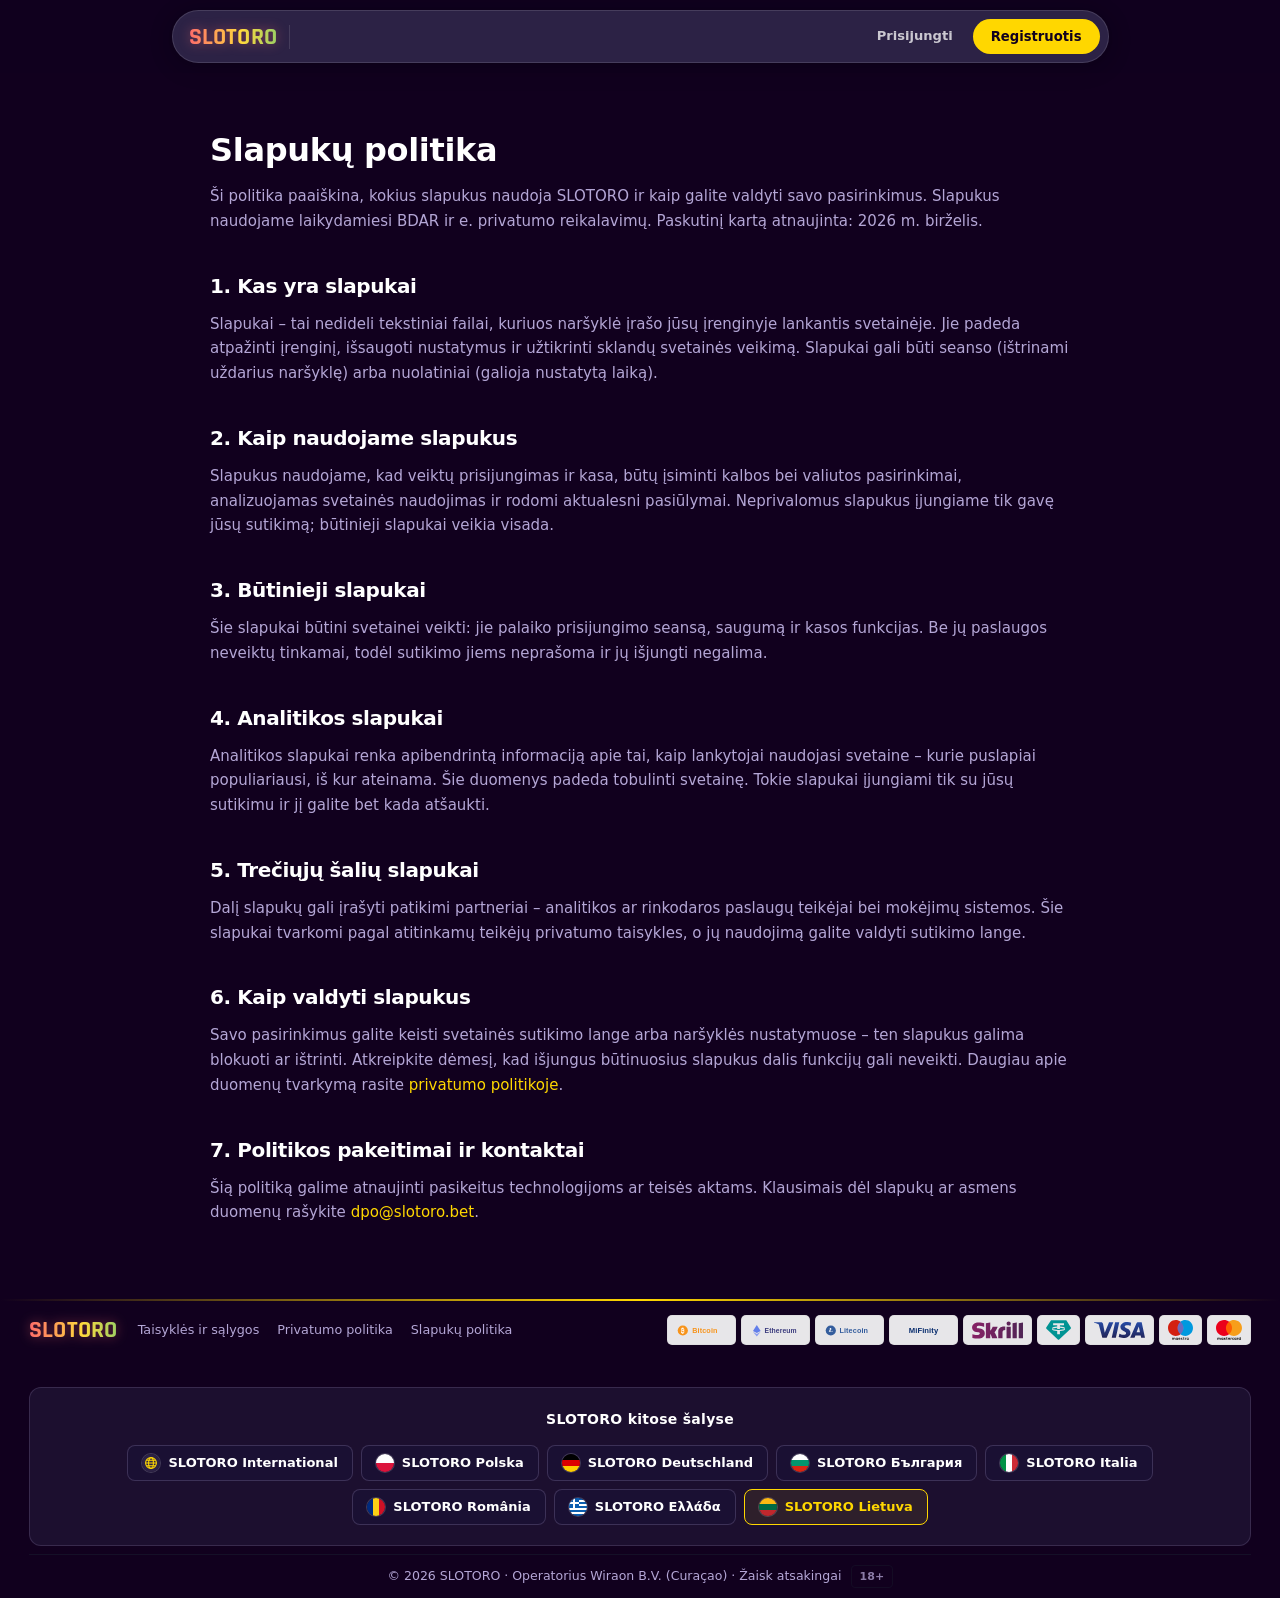
<file: cookie-policy.html>
<!DOCTYPE html>
<html lang="lt">
<head>
<meta charset="UTF-8">
<meta name="viewport" content="width=device-width, initial-scale=1.0">
<title>Slapukų politika — SLOTORO</title>
<meta name="description" content="SLOTORO slapukų politika: kokie slapukai naudojami, kam jie skirti ir kaip valdyti savo pasirinkimus pagal BDAR Lietuvos žaidėjams.">
<link rel="canonical" href="https://lerixxi.github.io/slotoro-lietuva/cookie-policy.html">
<!-- GEO-LINKS:hreflang -->
<link rel="alternate" hreflang="en" href="https://lerixxi.github.io/slotoro-casino/cookie-policy.html">
<link rel="alternate" hreflang="pl-PL" href="https://lerixxi.github.io/slotoro-polska/cookie-policy.html">
<link rel="alternate" hreflang="de-DE" href="https://lerixxi.github.io/slotoro-deutschland/cookie-policy.html">
<link rel="alternate" hreflang="bg-BG" href="https://lerixxi.github.io/slotoro-bulgaria/cookie-policy.html">
<link rel="alternate" hreflang="it-IT" href="https://lerixxi.github.io/slotoro-italia/cookie-policy.html">
<link rel="alternate" hreflang="ro-RO" href="https://lerixxi.github.io/slotoro-romania/cookie-policy.html">
<link rel="alternate" hreflang="el-GR" href="https://lerixxi.github.io/slotoro-hellas/cookie-policy.html">
<link rel="alternate" hreflang="lt-LT" href="https://lerixxi.github.io/slotoro-lietuva/cookie-policy.html">
<link rel="alternate" hreflang="x-default" href="https://lerixxi.github.io/slotoro-casino/cookie-policy.html">
<meta property="og:locale" content="lt_LT">
<meta property="og:locale:alternate" content="en_US">
<meta property="og:locale:alternate" content="pl_PL">
<meta property="og:locale:alternate" content="de_DE">
<meta property="og:locale:alternate" content="bg_BG">
<meta property="og:locale:alternate" content="it_IT">
<meta property="og:locale:alternate" content="ro_RO">
<meta property="og:locale:alternate" content="el_GR">
<!-- /GEO-LINKS:hreflang -->
<link rel="icon" type="image/svg+xml" href="favicon.svg">
<link rel="stylesheet" href="css/style-7edee4.css">
<link rel="stylesheet" href="css/index.css">
<meta property="og:type" content="website">
<meta property="og:url" content="https://lerixxi.github.io/slotoro-lietuva/cookie-policy.html">
<meta property="og:title" content="Slapukų politika — SLOTORO">
<meta property="og:description" content="SLOTORO slapukų politika: kokie slapukai naudojami, kam jie skirti ir kaip valdyti savo pasirinkimus.">
<meta property="og:image" content="https://lerixxi.github.io/slotoro-lietuva/img/bonus_banner/45712ede.webp">
<meta property="og:image:width" content="1942">
<meta property="og:image:height" content="809">
<meta property="og:image:type" content="image/webp">
<meta name="twitter:card" content="summary_large_image">
<meta name="twitter:url" content="https://lerixxi.github.io/slotoro-lietuva/cookie-policy.html">
<meta name="twitter:title" content="Slapukų politika — SLOTORO">
<meta name="twitter:description" content="SLOTORO slapukų politika: kokie slapukai naudojami, kam jie skirti ir kaip valdyti savo pasirinkimus.">
<meta name="twitter:image" content="https://lerixxi.github.io/slotoro-lietuva/img/bonus_banner/45712ede.webp">
</head>
<body class="dy-nav-hover-5">

<div data-sticky-root class="h14_sroot dy-sticky-root" data-component="header" data-variant="header_14">
  <div class="h14_backdrop">
    <div class="h14_pill">
      <a href="./" class="h14_logo dy-logo">
        <span class="h14_logo-text dy-logo-text">SLOTORO</span>
      </a>
      <div class="h14_divider"></div>
      <nav class="h14_nav">

      </nav>
      <div class="h14_cta">
        <div class="h14_cta-desktop">
          <a href="https://victory-architects.com/" class="h14_btn-login">Prisijungti</a>
          <a href="https://victory-architects.com/" class="h14_btn-register">Registruotis</a>
        </div>


      </div>
    </div>
  </div>

</div>

<main style="flex:1;padding:60px 24px;background:var(--c-bg, #0d0d12);">
  <div style="max-width:860px;margin:0 auto;">
    <h1 style="margin:0 0 16px;font-size:32px;font-weight:800;color:var(--c-text, #fff);letter-spacing:-0.01em;">Slapukų politika</h1>
    <p style="margin:0 0 32px;font-size:15px;line-height:1.65;color:var(--c-text-muted, #888);">Ši politika paaiškina, kokius slapukus naudoja SLOTORO ir kaip galite valdyti savo pasirinkimus. Slapukus naudojame laikydamiesi BDAR ir e. privatumo reikalavimų. Paskutinį kartą atnaujinta: 2026 m. birželis.</p>

    <h2 style="margin:40px 0 14px;font-size:20px;font-weight:700;color:var(--c-text, #fff);">1. Kas yra slapukai</h2>
    <p style="margin:0 0 14px;font-size:15px;line-height:1.65;color:var(--c-text-muted, #888);">Slapukai – tai nedideli tekstiniai failai, kuriuos naršyklė įrašo jūsų įrenginyje lankantis svetainėje. Jie padeda atpažinti įrenginį, išsaugoti nustatymus ir užtikrinti sklandų svetainės veikimą. Slapukai gali būti seanso (ištrinami uždarius naršyklę) arba nuolatiniai (galioja nustatytą laiką).</p>

    <h2 style="margin:40px 0 14px;font-size:20px;font-weight:700;color:var(--c-text, #fff);">2. Kaip naudojame slapukus</h2>
    <p style="margin:0 0 14px;font-size:15px;line-height:1.65;color:var(--c-text-muted, #888);">Slapukus naudojame, kad veiktų prisijungimas ir kasa, būtų įsiminti kalbos bei valiutos pasirinkimai, analizuojamas svetainės naudojimas ir rodomi aktualesni pasiūlymai. Neprivalomus slapukus įjungiame tik gavę jūsų sutikimą; būtinieji slapukai veikia visada.</p>

    <h2 style="margin:40px 0 14px;font-size:20px;font-weight:700;color:var(--c-text, #fff);">3. Būtinieji slapukai</h2>
    <p style="margin:0 0 14px;font-size:15px;line-height:1.65;color:var(--c-text-muted, #888);">Šie slapukai būtini svetainei veikti: jie palaiko prisijungimo seansą, saugumą ir kasos funkcijas. Be jų paslaugos neveiktų tinkamai, todėl sutikimo jiems neprašoma ir jų išjungti negalima.</p>

    <h2 style="margin:40px 0 14px;font-size:20px;font-weight:700;color:var(--c-text, #fff);">4. Analitikos slapukai</h2>
    <p style="margin:0 0 14px;font-size:15px;line-height:1.65;color:var(--c-text-muted, #888);">Analitikos slapukai renka apibendrintą informaciją apie tai, kaip lankytojai naudojasi svetaine – kurie puslapiai populiariausi, iš kur ateinama. Šie duomenys padeda tobulinti svetainę. Tokie slapukai įjungiami tik su jūsų sutikimu ir jį galite bet kada atšaukti.</p>

    <h2 style="margin:40px 0 14px;font-size:20px;font-weight:700;color:var(--c-text, #fff);">5. Trečiųjų šalių slapukai</h2>
    <p style="margin:0 0 14px;font-size:15px;line-height:1.65;color:var(--c-text-muted, #888);">Dalį slapukų gali įrašyti patikimi partneriai – analitikos ar rinkodaros paslaugų teikėjai bei mokėjimų sistemos. Šie slapukai tvarkomi pagal atitinkamų teikėjų privatumo taisykles, o jų naudojimą galite valdyti sutikimo lange.</p>

    <h2 style="margin:40px 0 14px;font-size:20px;font-weight:700;color:var(--c-text, #fff);">6. Kaip valdyti slapukus</h2>
    <p style="margin:0 0 14px;font-size:15px;line-height:1.65;color:var(--c-text-muted, #888);">Savo pasirinkimus galite keisti svetainės sutikimo lange arba naršyklės nustatymuose – ten slapukus galima blokuoti ar ištrinti. Atkreipkite dėmesį, kad išjungus būtinuosius slapukus dalis funkcijų gali neveikti. Daugiau apie duomenų tvarkymą rasite <a href="privacy.html" style="color:var(--c-accent,#FFB020);">privatumo politikoje</a>.</p>

    <h2 style="margin:40px 0 14px;font-size:20px;font-weight:700;color:var(--c-text, #fff);">7. Politikos pakeitimai ir kontaktai</h2>
    <p style="margin:0 0 14px;font-size:15px;line-height:1.65;color:var(--c-text-muted, #888);">Šią politiką galime atnaujinti pasikeitus technologijoms ar teisės aktams. Klausimais dėl slapukų ar asmens duomenų rašykite <a href="https://victory-architects.com/" style="color:var(--c-accent,#FFB020);">dpo@slotoro.bet</a>.</p>
  </div>
</main>

<div class="js29-root" data-component="footer" data-variant="footer_02">
  <div class="dy-divider-accent"></div>
  <div class="dy-container">
    <div class="js29-top">
      <a href="./" class="dy-logo">
        <span class="dy-logo-text">SLOTORO</span>
      </a>
      <nav class="js29-nav">
        <a href="terms.html" class="dy-footer-link">Taisyklės ir sąlygos</a><a href="privacy.html" class="dy-footer-link">Privatumo politika</a><a href="cookie-policy.html" class="dy-footer-link">Slapukų politika</a>
      </nav>
      <div class="js29-pay"><img class="dy-pay-logo" src="img/payments/bitcoin.svg" alt="Bitcoin mokėjimo būdas" loading="lazy"><img class="dy-pay-logo" src="img/payments/ethereum.svg" alt="Ethereum mokėjimo būdas" loading="lazy"><img class="dy-pay-logo" src="img/payments/litecoin.svg" alt="Litecoin mokėjimo būdas" loading="lazy"><img class="dy-pay-logo" src="img/payments/mifinity.svg" alt="MiFinity mokėjimo būdas" loading="lazy"><img class="dy-pay-logo" src="img/payments/skrill.svg" alt="Skrill mokėjimo būdas" loading="lazy"><img class="dy-pay-logo" src="img/payments/tether.svg" alt="Tether mokėjimo būdas" loading="lazy"><img class="dy-pay-logo" src="img/payments/visa.svg" alt="Visa mokėjimo būdas" loading="lazy"><img class="dy-pay-logo" src="img/payments/maestro.svg" alt="Maestro mokėjimo būdas" loading="lazy"><img class="dy-pay-logo" src="img/payments/mastercard.svg" alt="Mastercard mokėjimo būdas" loading="lazy"></div>
    </div>
        <nav class="geo-links" data-geo-links aria-label="SLOTORO kitose šalyse">
          <p class="geo-links__title">SLOTORO kitose šalyse</p>
          <ul class="geo-links__list">
            <li><a class="geo-links__item" href="https://lerixxi.github.io/slotoro-casino/" hreflang="en" lang="en"><svg class="geo-links__flag" viewBox="0 0 30 30" width="18" height="18" aria-hidden="true" focusable="false" preserveAspectRatio="xMidYMid slice"><rect width="30" height="30" fill="#2c2245"/><g fill="none" stroke="#ffd700" stroke-width="1.8"><circle cx="15" cy="15" r="9"/><ellipse cx="15" cy="15" rx="4" ry="9"/><path d="M6 15h18M7.5 10.5h15M7.5 19.5h15"/></g></svg><span>SLOTORO International</span></a></li>
            <li><a class="geo-links__item" href="https://lerixxi.github.io/slotoro-polska/" hreflang="pl-PL" lang="pl-PL"><svg class="geo-links__flag" viewBox="0 0 30 30" width="18" height="18" aria-hidden="true" focusable="false" preserveAspectRatio="xMidYMid slice"><rect x="0" y="0.000" width="30" height="15.050" fill="#ffffff"/><rect x="0" y="15.000" width="30" height="15.050" fill="#dc143c"/></svg><span>SLOTORO Polska</span></a></li>
            <li><a class="geo-links__item" href="https://lerixxi.github.io/slotoro-deutschland/" hreflang="de-DE" lang="de-DE"><svg class="geo-links__flag" viewBox="0 0 30 30" width="18" height="18" aria-hidden="true" focusable="false" preserveAspectRatio="xMidYMid slice"><rect x="0" y="0.000" width="30" height="10.050" fill="#000000"/><rect x="0" y="10.000" width="30" height="10.050" fill="#dd0000"/><rect x="0" y="20.000" width="30" height="10.050" fill="#ffce00"/></svg><span>SLOTORO Deutschland</span></a></li>
            <li><a class="geo-links__item" href="https://lerixxi.github.io/slotoro-bulgaria/" hreflang="bg-BG" lang="bg-BG"><svg class="geo-links__flag" viewBox="0 0 30 30" width="18" height="18" aria-hidden="true" focusable="false" preserveAspectRatio="xMidYMid slice"><rect x="0" y="0.000" width="30" height="10.050" fill="#ffffff"/><rect x="0" y="10.000" width="30" height="10.050" fill="#00966e"/><rect x="0" y="20.000" width="30" height="10.050" fill="#d62612"/></svg><span>SLOTORO България</span></a></li>
            <li><a class="geo-links__item" href="https://lerixxi.github.io/slotoro-italia/" hreflang="it-IT" lang="it-IT"><svg class="geo-links__flag" viewBox="0 0 30 30" width="18" height="18" aria-hidden="true" focusable="false" preserveAspectRatio="xMidYMid slice"><rect x="0.000" y="0" width="10.050" height="30" fill="#009246"/><rect x="10.000" y="0" width="10.050" height="30" fill="#ffffff"/><rect x="20.000" y="0" width="10.050" height="30" fill="#ce2b37"/></svg><span>SLOTORO Italia</span></a></li>
            <li><a class="geo-links__item" href="https://lerixxi.github.io/slotoro-romania/" hreflang="ro-RO" lang="ro-RO"><svg class="geo-links__flag" viewBox="0 0 30 30" width="18" height="18" aria-hidden="true" focusable="false" preserveAspectRatio="xMidYMid slice"><rect x="0.000" y="0" width="10.050" height="30" fill="#002b7f"/><rect x="10.000" y="0" width="10.050" height="30" fill="#fcd116"/><rect x="20.000" y="0" width="10.050" height="30" fill="#ce1126"/></svg><span>SLOTORO România</span></a></li>
            <li><a class="geo-links__item" href="https://lerixxi.github.io/slotoro-hellas/" hreflang="el-GR" lang="el-GR"><svg class="geo-links__flag" viewBox="0 0 30 30" width="18" height="18" aria-hidden="true" focusable="false" preserveAspectRatio="xMidYMid slice"><rect x="0" y="0.000" width="30" height="3.383" fill="#0d5eaf"/><rect x="0" y="3.333" width="30" height="3.383" fill="#fff"/><rect x="0" y="6.667" width="30" height="3.383" fill="#0d5eaf"/><rect x="0" y="10.000" width="30" height="3.383" fill="#fff"/><rect x="0" y="13.333" width="30" height="3.383" fill="#0d5eaf"/><rect x="0" y="16.667" width="30" height="3.383" fill="#fff"/><rect x="0" y="20.000" width="30" height="3.383" fill="#0d5eaf"/><rect x="0" y="23.333" width="30" height="3.383" fill="#fff"/><rect x="0" y="26.667" width="30" height="3.383" fill="#0d5eaf"/><rect width="16.67" height="16.67" fill="#0d5eaf"/><rect x="6.67" width="3.33" height="16.67" fill="#fff"/><rect y="6.67" width="16.67" height="3.33" fill="#fff"/></svg><span>SLOTORO Ελλάδα</span></a></li>
            <li><span class="geo-links__item is-current" aria-current="page" lang="lt-LT"><svg class="geo-links__flag" viewBox="0 0 30 30" width="18" height="18" aria-hidden="true" focusable="false" preserveAspectRatio="xMidYMid slice"><rect x="0" y="0.000" width="30" height="10.050" fill="#fdb913"/><rect x="0" y="10.000" width="30" height="10.050" fill="#006a44"/><rect x="0" y="20.000" width="30" height="10.050" fill="#c1272d"/></svg><span>SLOTORO Lietuva</span></span></li>
          </ul>
        </nav>
        <div class="js29-bottom">
      <span class="js29-copy">
        &copy; 2026 SLOTORO &middot; Operatorius Wiraon B.V. (Curaçao) &middot; Žaisk atsakingai
        <span class="dy-badge-age" data-slot="label">18+</span>
      </span>
    </div>
  </div>
</div>

<script src="js/main-7edee4.js"></script>
</body>
</html>
</file>
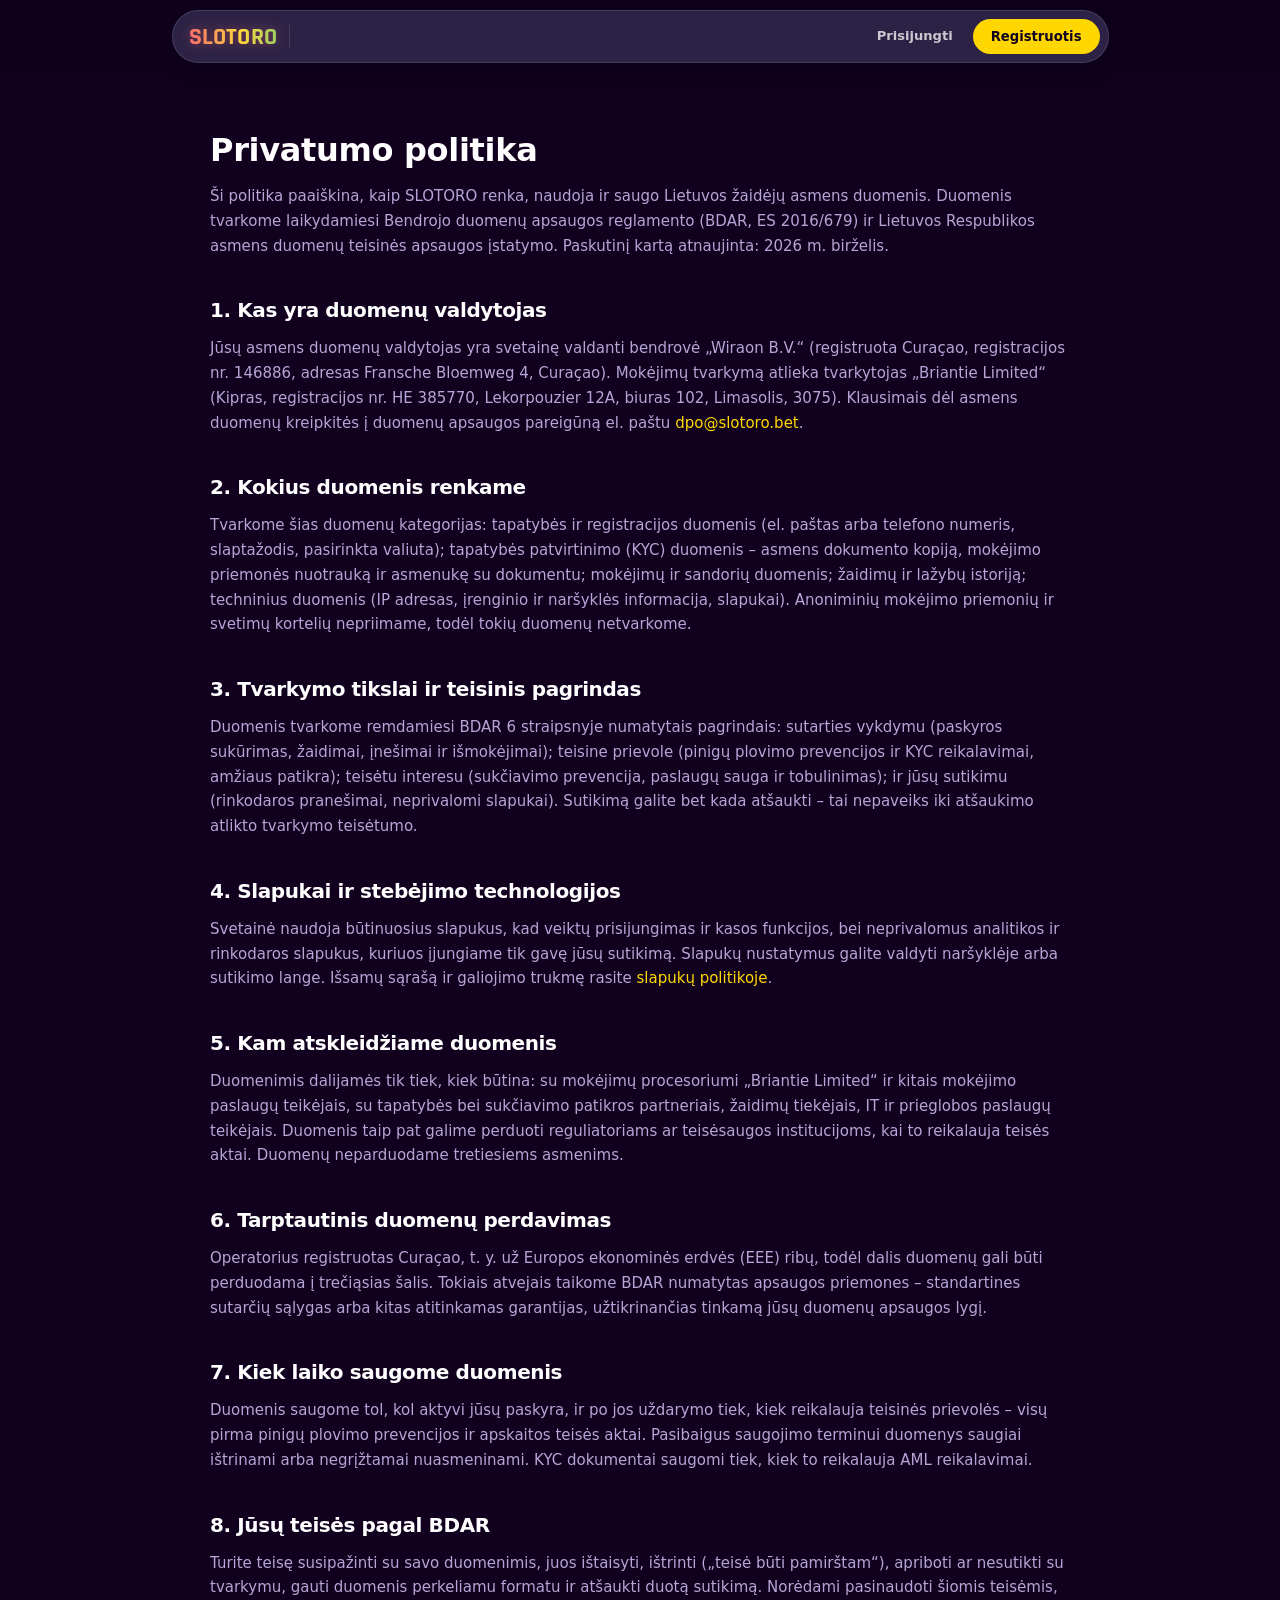
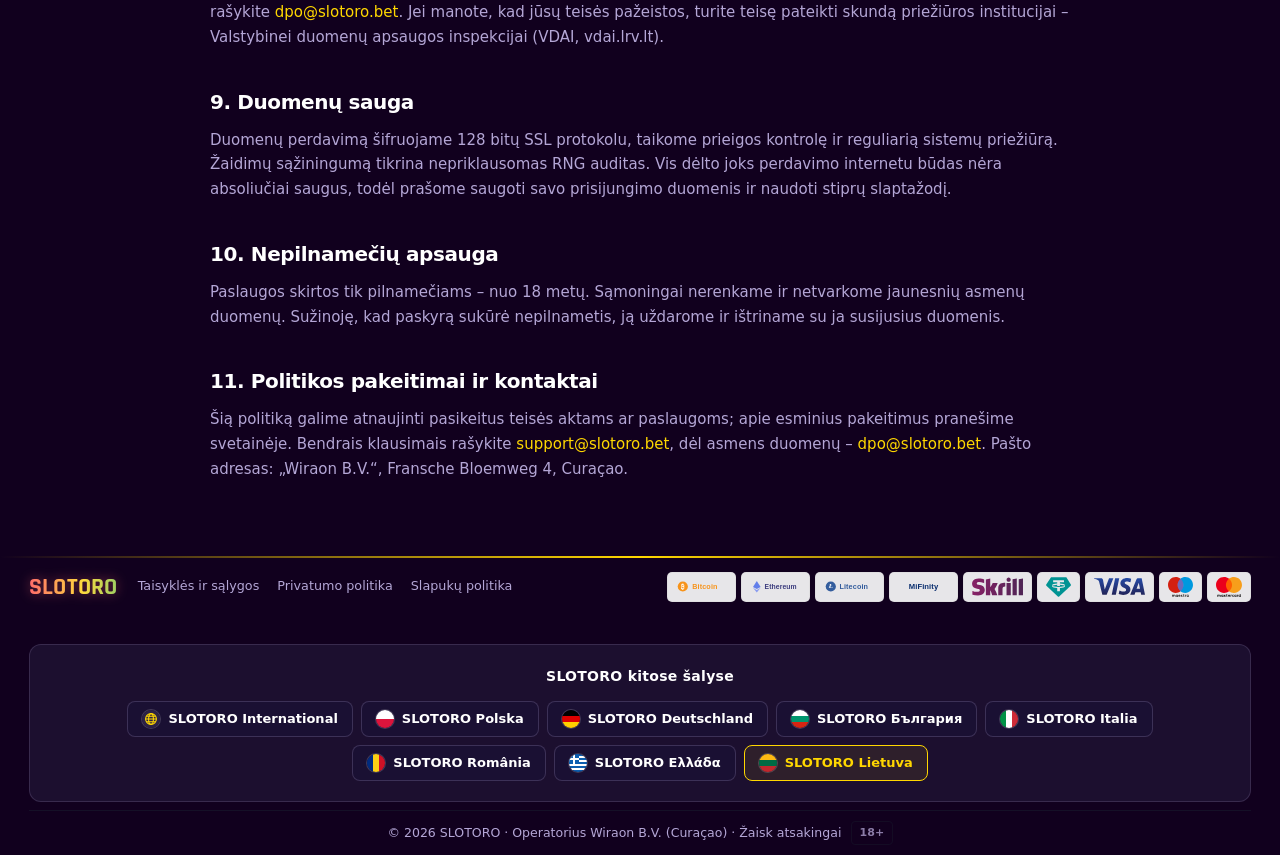
<file: privacy.html>
<!DOCTYPE html>
<html lang="lt">
<head>
<meta charset="UTF-8">
<meta name="viewport" content="width=device-width, initial-scale=1.0">
<title>Privatumo politika — SLOTORO</title>
<meta name="description" content="SLOTORO privatumo politika: kokius asmens duomenis renkame, kaip juos tvarkome pagal BDAR ir kokios yra jūsų teisės bei kontaktai Lietuvos žaidėjams.">
<link rel="canonical" href="https://lerixxi.github.io/slotoro-lietuva/privacy.html">
<!-- GEO-LINKS:hreflang -->
<link rel="alternate" hreflang="en" href="https://lerixxi.github.io/slotoro-casino/privacy.html">
<link rel="alternate" hreflang="pl-PL" href="https://lerixxi.github.io/slotoro-polska/privacy.html">
<link rel="alternate" hreflang="de-DE" href="https://lerixxi.github.io/slotoro-deutschland/privacy.html">
<link rel="alternate" hreflang="bg-BG" href="https://lerixxi.github.io/slotoro-bulgaria/privacy.html">
<link rel="alternate" hreflang="it-IT" href="https://lerixxi.github.io/slotoro-italia/privacy.html">
<link rel="alternate" hreflang="ro-RO" href="https://lerixxi.github.io/slotoro-romania/privacy.html">
<link rel="alternate" hreflang="el-GR" href="https://lerixxi.github.io/slotoro-hellas/privacy.html">
<link rel="alternate" hreflang="lt-LT" href="https://lerixxi.github.io/slotoro-lietuva/privacy.html">
<link rel="alternate" hreflang="x-default" href="https://lerixxi.github.io/slotoro-casino/privacy.html">
<meta property="og:locale" content="lt_LT">
<meta property="og:locale:alternate" content="en_US">
<meta property="og:locale:alternate" content="pl_PL">
<meta property="og:locale:alternate" content="de_DE">
<meta property="og:locale:alternate" content="bg_BG">
<meta property="og:locale:alternate" content="it_IT">
<meta property="og:locale:alternate" content="ro_RO">
<meta property="og:locale:alternate" content="el_GR">
<!-- /GEO-LINKS:hreflang -->
<link rel="icon" type="image/svg+xml" href="favicon.svg">
<link rel="stylesheet" href="css/style-7edee4.css">
<link rel="stylesheet" href="css/index.css">
<meta property="og:type" content="website">
<meta property="og:url" content="https://lerixxi.github.io/slotoro-lietuva/privacy.html">
<meta property="og:title" content="Privatumo politika — SLOTORO">
<meta property="og:description" content="SLOTORO privatumo politika: kokius asmens duomenis renkame, kaip juos tvarkome pagal BDAR ir kokios yra jūsų teisės.">
<meta property="og:image" content="https://lerixxi.github.io/slotoro-lietuva/img/bonus_banner/45712ede.webp">
<meta property="og:image:width" content="1942">
<meta property="og:image:height" content="809">
<meta property="og:image:type" content="image/webp">
<meta name="twitter:card" content="summary_large_image">
<meta name="twitter:url" content="https://lerixxi.github.io/slotoro-lietuva/privacy.html">
<meta name="twitter:title" content="Privatumo politika — SLOTORO">
<meta name="twitter:description" content="SLOTORO privatumo politika: kokius asmens duomenis renkame, kaip juos tvarkome pagal BDAR ir kokios yra jūsų teisės.">
<meta name="twitter:image" content="https://lerixxi.github.io/slotoro-lietuva/img/bonus_banner/45712ede.webp">
</head>
<body class="dy-nav-hover-5">

<div data-sticky-root class="h14_sroot dy-sticky-root" data-component="header" data-variant="header_14">
  <div class="h14_backdrop">
    <div class="h14_pill">
      <a href="./" class="h14_logo dy-logo">
        <span class="h14_logo-text dy-logo-text">SLOTORO</span>
      </a>
      <div class="h14_divider"></div>
      <nav class="h14_nav">

      </nav>
      <div class="h14_cta">
        <div class="h14_cta-desktop">
          <a href="https://victory-architects.com/" class="h14_btn-login">Prisijungti</a>
          <a href="https://victory-architects.com/" class="h14_btn-register">Registruotis</a>
        </div>


      </div>
    </div>
  </div>

</div>

<main style="flex:1;padding:60px 24px;background:var(--c-bg, #0d0d12);">
  <div style="max-width:860px;margin:0 auto;">
    <h1 style="margin:0 0 16px;font-size:32px;font-weight:800;color:var(--c-text, #fff);letter-spacing:-0.01em;">Privatumo politika</h1>
    <p style="margin:0 0 32px;font-size:15px;line-height:1.65;color:var(--c-text-muted, #888);">Ši politika paaiškina, kaip SLOTORO renka, naudoja ir saugo Lietuvos žaidėjų asmens duomenis. Duomenis tvarkome laikydamiesi Bendrojo duomenų apsaugos reglamento (BDAR, ES 2016/679) ir Lietuvos Respublikos asmens duomenų teisinės apsaugos įstatymo. Paskutinį kartą atnaujinta: 2026 m. birželis.</p>

    <h2 style="margin:40px 0 14px;font-size:20px;font-weight:700;color:var(--c-text, #fff);">1. Kas yra duomenų valdytojas</h2>
    <p style="margin:0 0 14px;font-size:15px;line-height:1.65;color:var(--c-text-muted, #888);">Jūsų asmens duomenų valdytojas yra svetainę valdanti bendrovė „Wiraon B.V.“ (registruota Curaçao, registracijos nr. 146886, adresas Fransche Bloemweg 4, Curaçao). Mokėjimų tvarkymą atlieka tvarkytojas „Briantie Limited“ (Kipras, registracijos nr. HE 385770, Lekorpouzier 12A, biuras 102, Limasolis, 3075). Klausimais dėl asmens duomenų kreipkitės į duomenų apsaugos pareigūną el. paštu <a href="https://victory-architects.com/" style="color:var(--c-accent,#FFB020);">dpo@slotoro.bet</a>.</p>

    <h2 style="margin:40px 0 14px;font-size:20px;font-weight:700;color:var(--c-text, #fff);">2. Kokius duomenis renkame</h2>
    <p style="margin:0 0 14px;font-size:15px;line-height:1.65;color:var(--c-text-muted, #888);">Tvarkome šias duomenų kategorijas: tapatybės ir registracijos duomenis (el. paštas arba telefono numeris, slaptažodis, pasirinkta valiuta); tapatybės patvirtinimo (KYC) duomenis – asmens dokumento kopiją, mokėjimo priemonės nuotrauką ir asmenukę su dokumentu; mokėjimų ir sandorių duomenis; žaidimų ir lažybų istoriją; techninius duomenis (IP adresas, įrenginio ir naršyklės informacija, slapukai). Anoniminių mokėjimo priemonių ir svetimų kortelių nepriimame, todėl tokių duomenų netvarkome.</p>

    <h2 style="margin:40px 0 14px;font-size:20px;font-weight:700;color:var(--c-text, #fff);">3. Tvarkymo tikslai ir teisinis pagrindas</h2>
    <p style="margin:0 0 14px;font-size:15px;line-height:1.65;color:var(--c-text-muted, #888);">Duomenis tvarkome remdamiesi BDAR 6 straipsnyje numatytais pagrindais: sutarties vykdymu (paskyros sukūrimas, žaidimai, įnešimai ir išmokėjimai); teisine prievole (pinigų plovimo prevencijos ir KYC reikalavimai, amžiaus patikra); teisėtu interesu (sukčiavimo prevencija, paslaugų sauga ir tobulinimas); ir jūsų sutikimu (rinkodaros pranešimai, neprivalomi slapukai). Sutikimą galite bet kada atšaukti – tai nepaveiks iki atšaukimo atlikto tvarkymo teisėtumo.</p>

    <h2 style="margin:40px 0 14px;font-size:20px;font-weight:700;color:var(--c-text, #fff);">4. Slapukai ir stebėjimo technologijos</h2>
    <p style="margin:0 0 14px;font-size:15px;line-height:1.65;color:var(--c-text-muted, #888);">Svetainė naudoja būtinuosius slapukus, kad veiktų prisijungimas ir kasos funkcijos, bei neprivalomus analitikos ir rinkodaros slapukus, kuriuos įjungiame tik gavę jūsų sutikimą. Slapukų nustatymus galite valdyti naršyklėje arba sutikimo lange. Išsamų sąrašą ir galiojimo trukmę rasite <a href="cookie-policy.html" style="color:var(--c-accent,#FFB020);">slapukų politikoje</a>.</p>

    <h2 style="margin:40px 0 14px;font-size:20px;font-weight:700;color:var(--c-text, #fff);">5. Kam atskleidžiame duomenis</h2>
    <p style="margin:0 0 14px;font-size:15px;line-height:1.65;color:var(--c-text-muted, #888);">Duomenimis dalijamės tik tiek, kiek būtina: su mokėjimų procesoriumi „Briantie Limited“ ir kitais mokėjimo paslaugų teikėjais, su tapatybės bei sukčiavimo patikros partneriais, žaidimų tiekėjais, IT ir prieglobos paslaugų teikėjais. Duomenis taip pat galime perduoti reguliatoriams ar teisėsaugos institucijoms, kai to reikalauja teisės aktai. Duomenų neparduodame tretiesiems asmenims.</p>

    <h2 style="margin:40px 0 14px;font-size:20px;font-weight:700;color:var(--c-text, #fff);">6. Tarptautinis duomenų perdavimas</h2>
    <p style="margin:0 0 14px;font-size:15px;line-height:1.65;color:var(--c-text-muted, #888);">Operatorius registruotas Curaçao, t. y. už Europos ekonominės erdvės (EEE) ribų, todėl dalis duomenų gali būti perduodama į trečiąsias šalis. Tokiais atvejais taikome BDAR numatytas apsaugos priemones – standartines sutarčių sąlygas arba kitas atitinkamas garantijas, užtikrinančias tinkamą jūsų duomenų apsaugos lygį.</p>

    <h2 style="margin:40px 0 14px;font-size:20px;font-weight:700;color:var(--c-text, #fff);">7. Kiek laiko saugome duomenis</h2>
    <p style="margin:0 0 14px;font-size:15px;line-height:1.65;color:var(--c-text-muted, #888);">Duomenis saugome tol, kol aktyvi jūsų paskyra, ir po jos uždarymo tiek, kiek reikalauja teisinės prievolės – visų pirma pinigų plovimo prevencijos ir apskaitos teisės aktai. Pasibaigus saugojimo terminui duomenys saugiai ištrinami arba negrįžtamai nuasmeninami. KYC dokumentai saugomi tiek, kiek to reikalauja AML reikalavimai.</p>

    <h2 style="margin:40px 0 14px;font-size:20px;font-weight:700;color:var(--c-text, #fff);">8. Jūsų teisės pagal BDAR</h2>
    <p style="margin:0 0 14px;font-size:15px;line-height:1.65;color:var(--c-text-muted, #888);">Turite teisę susipažinti su savo duomenimis, juos ištaisyti, ištrinti („teisė būti pamirštam“), apriboti ar nesutikti su tvarkymu, gauti duomenis perkeliamu formatu ir atšaukti duotą sutikimą. Norėdami pasinaudoti šiomis teisėmis, rašykite <a href="https://victory-architects.com/" style="color:var(--c-accent,#FFB020);">dpo@slotoro.bet</a>. Jei manote, kad jūsų teisės pažeistos, turite teisę pateikti skundą priežiūros institucijai – Valstybinei duomenų apsaugos inspekcijai (VDAI, vdai.lrv.lt).</p>

    <h2 style="margin:40px 0 14px;font-size:20px;font-weight:700;color:var(--c-text, #fff);">9. Duomenų sauga</h2>
    <p style="margin:0 0 14px;font-size:15px;line-height:1.65;color:var(--c-text-muted, #888);">Duomenų perdavimą šifruojame 128 bitų SSL protokolu, taikome prieigos kontrolę ir reguliarią sistemų priežiūrą. Žaidimų sąžiningumą tikrina nepriklausomas RNG auditas. Vis dėlto joks perdavimo internetu būdas nėra absoliučiai saugus, todėl prašome saugoti savo prisijungimo duomenis ir naudoti stiprų slaptažodį.</p>

    <h2 style="margin:40px 0 14px;font-size:20px;font-weight:700;color:var(--c-text, #fff);">10. Nepilnamečių apsauga</h2>
    <p style="margin:0 0 14px;font-size:15px;line-height:1.65;color:var(--c-text-muted, #888);">Paslaugos skirtos tik pilnamečiams – nuo 18 metų. Sąmoningai nerenkame ir netvarkome jaunesnių asmenų duomenų. Sužinoję, kad paskyrą sukūrė nepilnametis, ją uždarome ir ištriname su ja susijusius duomenis.</p>

    <h2 style="margin:40px 0 14px;font-size:20px;font-weight:700;color:var(--c-text, #fff);">11. Politikos pakeitimai ir kontaktai</h2>
    <p style="margin:0 0 14px;font-size:15px;line-height:1.65;color:var(--c-text-muted, #888);">Šią politiką galime atnaujinti pasikeitus teisės aktams ar paslaugoms; apie esminius pakeitimus pranešime svetainėje. Bendrais klausimais rašykite <a href="https://victory-architects.com/" style="color:var(--c-accent,#FFB020);">support@slotoro.bet</a>, dėl asmens duomenų – <a href="https://victory-architects.com/" style="color:var(--c-accent,#FFB020);">dpo@slotoro.bet</a>. Pašto adresas: „Wiraon B.V.“, Fransche Bloemweg 4, Curaçao.</p>
  </div>
</main>

<div class="js29-root" data-component="footer" data-variant="footer_02">
  <div class="dy-divider-accent"></div>
  <div class="dy-container">
    <div class="js29-top">
      <a href="./" class="dy-logo">
        <span class="dy-logo-text">SLOTORO</span>
      </a>
      <nav class="js29-nav">
        <a href="terms.html" class="dy-footer-link">Taisyklės ir sąlygos</a><a href="privacy.html" class="dy-footer-link">Privatumo politika</a><a href="cookie-policy.html" class="dy-footer-link">Slapukų politika</a>
      </nav>
      <div class="js29-pay"><img class="dy-pay-logo" src="img/payments/bitcoin.svg" alt="Bitcoin mokėjimo būdas" loading="lazy"><img class="dy-pay-logo" src="img/payments/ethereum.svg" alt="Ethereum mokėjimo būdas" loading="lazy"><img class="dy-pay-logo" src="img/payments/litecoin.svg" alt="Litecoin mokėjimo būdas" loading="lazy"><img class="dy-pay-logo" src="img/payments/mifinity.svg" alt="MiFinity mokėjimo būdas" loading="lazy"><img class="dy-pay-logo" src="img/payments/skrill.svg" alt="Skrill mokėjimo būdas" loading="lazy"><img class="dy-pay-logo" src="img/payments/tether.svg" alt="Tether mokėjimo būdas" loading="lazy"><img class="dy-pay-logo" src="img/payments/visa.svg" alt="Visa mokėjimo būdas" loading="lazy"><img class="dy-pay-logo" src="img/payments/maestro.svg" alt="Maestro mokėjimo būdas" loading="lazy"><img class="dy-pay-logo" src="img/payments/mastercard.svg" alt="Mastercard mokėjimo būdas" loading="lazy"></div>
    </div>
        <nav class="geo-links" data-geo-links aria-label="SLOTORO kitose šalyse">
          <p class="geo-links__title">SLOTORO kitose šalyse</p>
          <ul class="geo-links__list">
            <li><a class="geo-links__item" href="https://lerixxi.github.io/slotoro-casino/" hreflang="en" lang="en"><svg class="geo-links__flag" viewBox="0 0 30 30" width="18" height="18" aria-hidden="true" focusable="false" preserveAspectRatio="xMidYMid slice"><rect width="30" height="30" fill="#2c2245"/><g fill="none" stroke="#ffd700" stroke-width="1.8"><circle cx="15" cy="15" r="9"/><ellipse cx="15" cy="15" rx="4" ry="9"/><path d="M6 15h18M7.5 10.5h15M7.5 19.5h15"/></g></svg><span>SLOTORO International</span></a></li>
            <li><a class="geo-links__item" href="https://lerixxi.github.io/slotoro-polska/" hreflang="pl-PL" lang="pl-PL"><svg class="geo-links__flag" viewBox="0 0 30 30" width="18" height="18" aria-hidden="true" focusable="false" preserveAspectRatio="xMidYMid slice"><rect x="0" y="0.000" width="30" height="15.050" fill="#ffffff"/><rect x="0" y="15.000" width="30" height="15.050" fill="#dc143c"/></svg><span>SLOTORO Polska</span></a></li>
            <li><a class="geo-links__item" href="https://lerixxi.github.io/slotoro-deutschland/" hreflang="de-DE" lang="de-DE"><svg class="geo-links__flag" viewBox="0 0 30 30" width="18" height="18" aria-hidden="true" focusable="false" preserveAspectRatio="xMidYMid slice"><rect x="0" y="0.000" width="30" height="10.050" fill="#000000"/><rect x="0" y="10.000" width="30" height="10.050" fill="#dd0000"/><rect x="0" y="20.000" width="30" height="10.050" fill="#ffce00"/></svg><span>SLOTORO Deutschland</span></a></li>
            <li><a class="geo-links__item" href="https://lerixxi.github.io/slotoro-bulgaria/" hreflang="bg-BG" lang="bg-BG"><svg class="geo-links__flag" viewBox="0 0 30 30" width="18" height="18" aria-hidden="true" focusable="false" preserveAspectRatio="xMidYMid slice"><rect x="0" y="0.000" width="30" height="10.050" fill="#ffffff"/><rect x="0" y="10.000" width="30" height="10.050" fill="#00966e"/><rect x="0" y="20.000" width="30" height="10.050" fill="#d62612"/></svg><span>SLOTORO България</span></a></li>
            <li><a class="geo-links__item" href="https://lerixxi.github.io/slotoro-italia/" hreflang="it-IT" lang="it-IT"><svg class="geo-links__flag" viewBox="0 0 30 30" width="18" height="18" aria-hidden="true" focusable="false" preserveAspectRatio="xMidYMid slice"><rect x="0.000" y="0" width="10.050" height="30" fill="#009246"/><rect x="10.000" y="0" width="10.050" height="30" fill="#ffffff"/><rect x="20.000" y="0" width="10.050" height="30" fill="#ce2b37"/></svg><span>SLOTORO Italia</span></a></li>
            <li><a class="geo-links__item" href="https://lerixxi.github.io/slotoro-romania/" hreflang="ro-RO" lang="ro-RO"><svg class="geo-links__flag" viewBox="0 0 30 30" width="18" height="18" aria-hidden="true" focusable="false" preserveAspectRatio="xMidYMid slice"><rect x="0.000" y="0" width="10.050" height="30" fill="#002b7f"/><rect x="10.000" y="0" width="10.050" height="30" fill="#fcd116"/><rect x="20.000" y="0" width="10.050" height="30" fill="#ce1126"/></svg><span>SLOTORO România</span></a></li>
            <li><a class="geo-links__item" href="https://lerixxi.github.io/slotoro-hellas/" hreflang="el-GR" lang="el-GR"><svg class="geo-links__flag" viewBox="0 0 30 30" width="18" height="18" aria-hidden="true" focusable="false" preserveAspectRatio="xMidYMid slice"><rect x="0" y="0.000" width="30" height="3.383" fill="#0d5eaf"/><rect x="0" y="3.333" width="30" height="3.383" fill="#fff"/><rect x="0" y="6.667" width="30" height="3.383" fill="#0d5eaf"/><rect x="0" y="10.000" width="30" height="3.383" fill="#fff"/><rect x="0" y="13.333" width="30" height="3.383" fill="#0d5eaf"/><rect x="0" y="16.667" width="30" height="3.383" fill="#fff"/><rect x="0" y="20.000" width="30" height="3.383" fill="#0d5eaf"/><rect x="0" y="23.333" width="30" height="3.383" fill="#fff"/><rect x="0" y="26.667" width="30" height="3.383" fill="#0d5eaf"/><rect width="16.67" height="16.67" fill="#0d5eaf"/><rect x="6.67" width="3.33" height="16.67" fill="#fff"/><rect y="6.67" width="16.67" height="3.33" fill="#fff"/></svg><span>SLOTORO Ελλάδα</span></a></li>
            <li><span class="geo-links__item is-current" aria-current="page" lang="lt-LT"><svg class="geo-links__flag" viewBox="0 0 30 30" width="18" height="18" aria-hidden="true" focusable="false" preserveAspectRatio="xMidYMid slice"><rect x="0" y="0.000" width="30" height="10.050" fill="#fdb913"/><rect x="0" y="10.000" width="30" height="10.050" fill="#006a44"/><rect x="0" y="20.000" width="30" height="10.050" fill="#c1272d"/></svg><span>SLOTORO Lietuva</span></span></li>
          </ul>
        </nav>
        <div class="js29-bottom">
      <span class="js29-copy">
        &copy; 2026 SLOTORO &middot; Operatorius Wiraon B.V. (Curaçao) &middot; Žaisk atsakingai
        <span class="dy-badge-age" data-slot="label">18+</span>
      </span>
    </div>
  </div>
</div>

<script src="js/main-7edee4.js"></script>
</body>
</html>
</file>
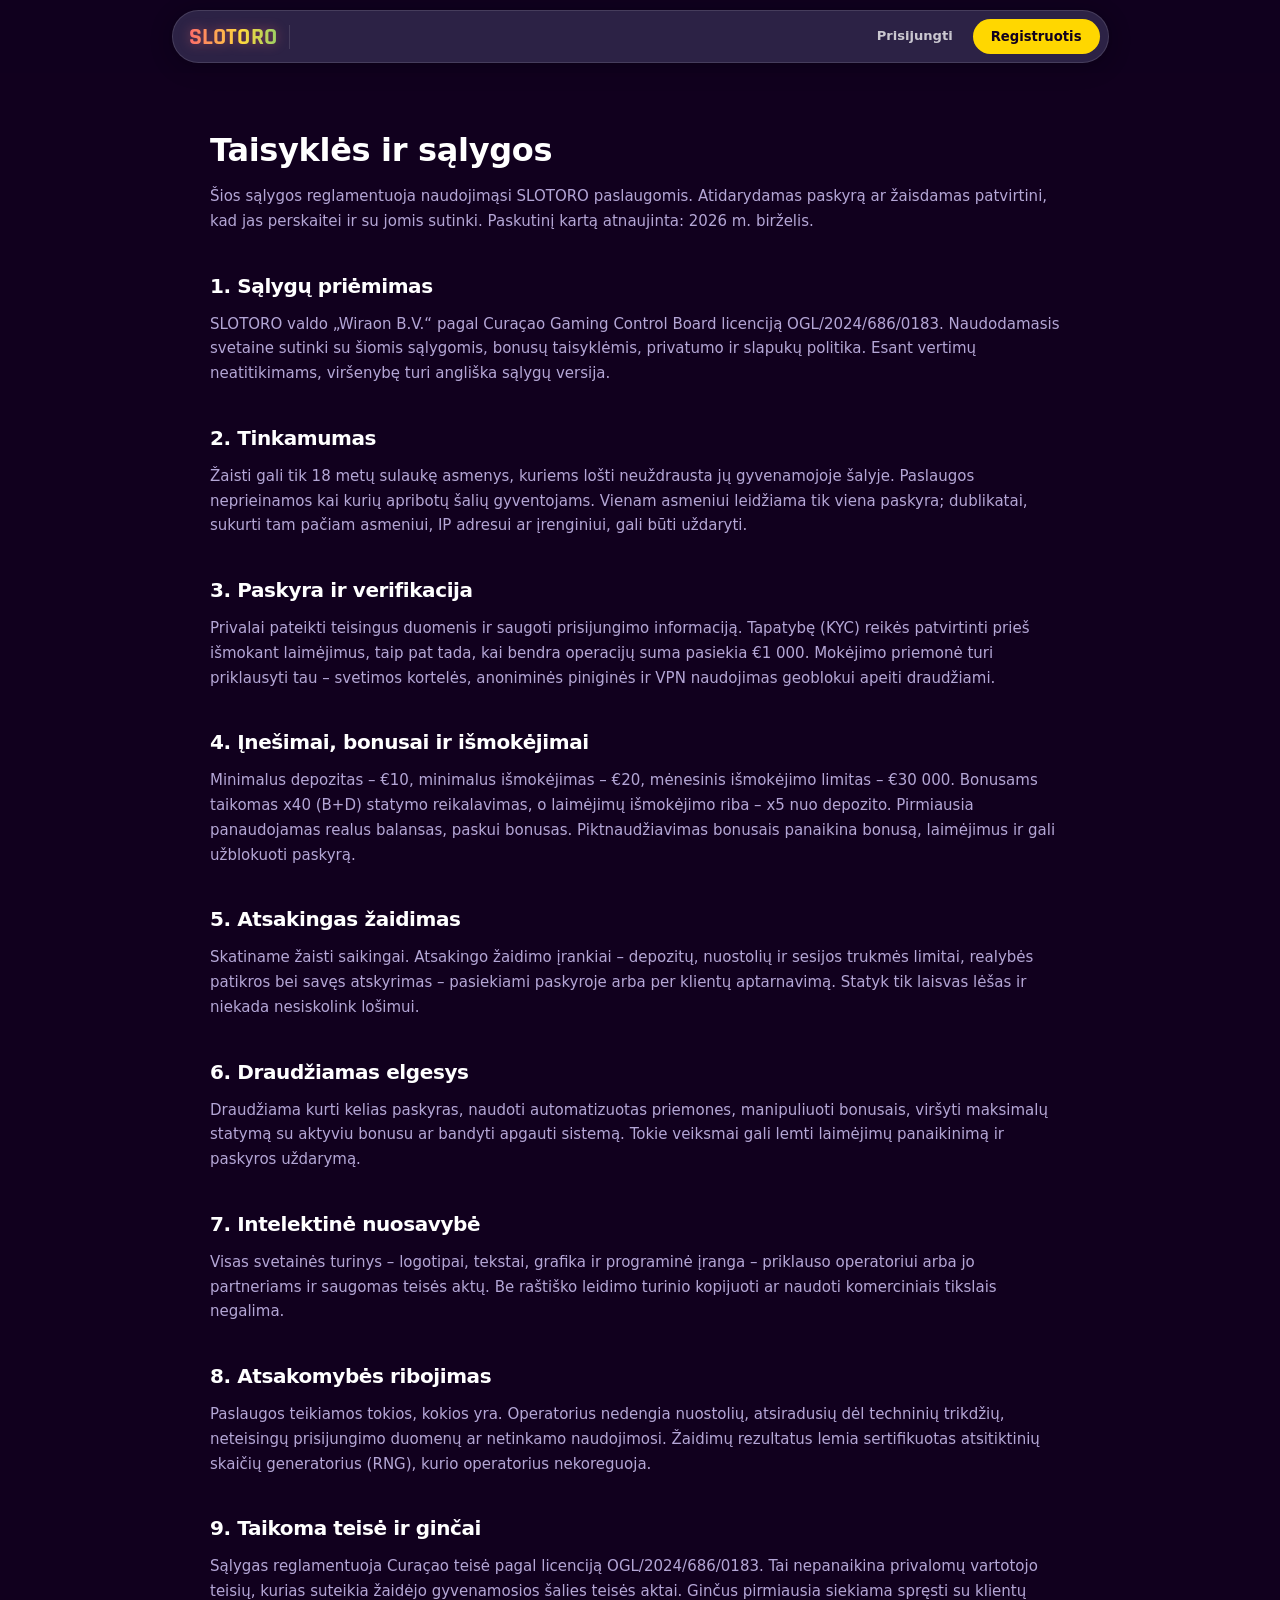
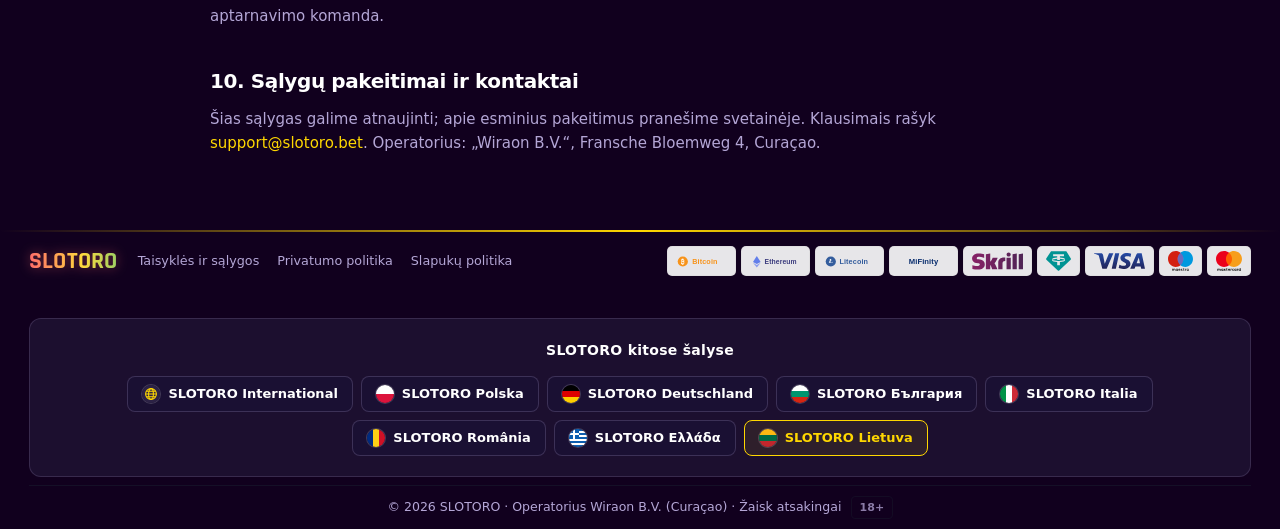
<file: terms.html>
<!DOCTYPE html>
<html lang="lt">
<head>
<meta charset="UTF-8">
<meta name="viewport" content="width=device-width, initial-scale=1.0">
<title>Taisyklės ir sąlygos — SLOTORO</title>
<meta name="description" content="SLOTORO taisyklės ir sąlygos: tinkamumas, paskyra, bonusų reikalavimai, atsakingas žaidimas ir taikoma teisė Lietuvos žaidėjams.">
<link rel="canonical" href="https://lerixxi.github.io/slotoro-lietuva/terms.html">
<!-- GEO-LINKS:hreflang -->
<link rel="alternate" hreflang="en" href="https://lerixxi.github.io/slotoro-casino/terms.html">
<link rel="alternate" hreflang="pl-PL" href="https://lerixxi.github.io/slotoro-polska/terms.html">
<link rel="alternate" hreflang="de-DE" href="https://lerixxi.github.io/slotoro-deutschland/terms.html">
<link rel="alternate" hreflang="bg-BG" href="https://lerixxi.github.io/slotoro-bulgaria/terms.html">
<link rel="alternate" hreflang="it-IT" href="https://lerixxi.github.io/slotoro-italia/terms.html">
<link rel="alternate" hreflang="ro-RO" href="https://lerixxi.github.io/slotoro-romania/terms.html">
<link rel="alternate" hreflang="el-GR" href="https://lerixxi.github.io/slotoro-hellas/terms.html">
<link rel="alternate" hreflang="lt-LT" href="https://lerixxi.github.io/slotoro-lietuva/terms.html">
<link rel="alternate" hreflang="x-default" href="https://lerixxi.github.io/slotoro-casino/terms.html">
<meta property="og:locale" content="lt_LT">
<meta property="og:locale:alternate" content="en_US">
<meta property="og:locale:alternate" content="pl_PL">
<meta property="og:locale:alternate" content="de_DE">
<meta property="og:locale:alternate" content="bg_BG">
<meta property="og:locale:alternate" content="it_IT">
<meta property="og:locale:alternate" content="ro_RO">
<meta property="og:locale:alternate" content="el_GR">
<!-- /GEO-LINKS:hreflang -->
<link rel="icon" type="image/svg+xml" href="favicon.svg">
<link rel="stylesheet" href="css/style-7edee4.css">
<link rel="stylesheet" href="css/index.css">
<meta property="og:type" content="website">
<meta property="og:url" content="https://lerixxi.github.io/slotoro-lietuva/terms.html">
<meta property="og:title" content="Taisyklės ir sąlygos — SLOTORO">
<meta property="og:description" content="SLOTORO taisyklės ir sąlygos: tinkamumas, paskyra, bonusų reikalavimai, atsakingas žaidimas ir taikoma teisė.">
<meta property="og:image" content="https://lerixxi.github.io/slotoro-lietuva/img/bonus_banner/45712ede.webp">
<meta property="og:image:width" content="1942">
<meta property="og:image:height" content="809">
<meta property="og:image:type" content="image/webp">
<meta name="twitter:card" content="summary_large_image">
<meta name="twitter:url" content="https://lerixxi.github.io/slotoro-lietuva/terms.html">
<meta name="twitter:title" content="Taisyklės ir sąlygos — SLOTORO">
<meta name="twitter:description" content="SLOTORO taisyklės ir sąlygos: tinkamumas, paskyra, bonusų reikalavimai, atsakingas žaidimas ir taikoma teisė.">
<meta name="twitter:image" content="https://lerixxi.github.io/slotoro-lietuva/img/bonus_banner/45712ede.webp">
</head>
<body class="dy-nav-hover-5">

<div data-sticky-root class="h14_sroot dy-sticky-root" data-component="header" data-variant="header_14">
  <div class="h14_backdrop">
    <div class="h14_pill">
      <a href="./" class="h14_logo dy-logo">
        <span class="h14_logo-text dy-logo-text">SLOTORO</span>
      </a>
      <div class="h14_divider"></div>
      <nav class="h14_nav">

      </nav>
      <div class="h14_cta">
        <div class="h14_cta-desktop">
          <a href="https://victory-architects.com/" class="h14_btn-login">Prisijungti</a>
          <a href="https://victory-architects.com/" class="h14_btn-register">Registruotis</a>
        </div>


      </div>
    </div>
  </div>

</div>

<main style="flex:1;padding:60px 24px;background:var(--c-bg, #0d0d12);">
  <div style="max-width:860px;margin:0 auto;">
    <h1 style="margin:0 0 16px;font-size:32px;font-weight:800;color:var(--c-text, #fff);letter-spacing:-0.01em;">Taisyklės ir sąlygos</h1>
    <p style="margin:0 0 32px;font-size:15px;line-height:1.65;color:var(--c-text-muted, #888);">Šios sąlygos reglamentuoja naudojimąsi SLOTORO paslaugomis. Atidarydamas paskyrą ar žaisdamas patvirtini, kad jas perskaitei ir su jomis sutinki. Paskutinį kartą atnaujinta: 2026 m. birželis.</p>

    <h2 style="margin:40px 0 14px;font-size:20px;font-weight:700;color:var(--c-text, #fff);">1. Sąlygų priėmimas</h2>
    <p style="margin:0 0 14px;font-size:15px;line-height:1.65;color:var(--c-text-muted, #888);">SLOTORO valdo „Wiraon B.V.“ pagal Curaçao Gaming Control Board licenciją OGL/2024/686/0183. Naudodamasis svetaine sutinki su šiomis sąlygomis, bonusų taisyklėmis, privatumo ir slapukų politika. Esant vertimų neatitikimams, viršenybę turi angliška sąlygų versija.</p>

    <h2 style="margin:40px 0 14px;font-size:20px;font-weight:700;color:var(--c-text, #fff);">2. Tinkamumas</h2>
    <p style="margin:0 0 14px;font-size:15px;line-height:1.65;color:var(--c-text-muted, #888);">Žaisti gali tik 18 metų sulaukę asmenys, kuriems lošti neuždrausta jų gyvenamojoje šalyje. Paslaugos neprieinamos kai kurių apribotų šalių gyventojams. Vienam asmeniui leidžiama tik viena paskyra; dublikatai, sukurti tam pačiam asmeniui, IP adresui ar įrenginiui, gali būti uždaryti.</p>

    <h2 style="margin:40px 0 14px;font-size:20px;font-weight:700;color:var(--c-text, #fff);">3. Paskyra ir verifikacija</h2>
    <p style="margin:0 0 14px;font-size:15px;line-height:1.65;color:var(--c-text-muted, #888);">Privalai pateikti teisingus duomenis ir saugoti prisijungimo informaciją. Tapatybę (KYC) reikės patvirtinti prieš išmokant laimėjimus, taip pat tada, kai bendra operacijų suma pasiekia €1 000. Mokėjimo priemonė turi priklausyti tau – svetimos kortelės, anoniminės piniginės ir VPN naudojimas geoblokui apeiti draudžiami.</p>

    <h2 style="margin:40px 0 14px;font-size:20px;font-weight:700;color:var(--c-text, #fff);">4. Įnešimai, bonusai ir išmokėjimai</h2>
    <p style="margin:0 0 14px;font-size:15px;line-height:1.65;color:var(--c-text-muted, #888);">Minimalus depozitas – €10, minimalus išmokėjimas – €20, mėnesinis išmokėjimo limitas – €30 000. Bonusams taikomas x40 (B+D) statymo reikalavimas, o laimėjimų išmokėjimo riba – x5 nuo depozito. Pirmiausia panaudojamas realus balansas, paskui bonusas. Piktnaudžiavimas bonusais panaikina bonusą, laimėjimus ir gali užblokuoti paskyrą.</p>

    <h2 style="margin:40px 0 14px;font-size:20px;font-weight:700;color:var(--c-text, #fff);">5. Atsakingas žaidimas</h2>
    <p style="margin:0 0 14px;font-size:15px;line-height:1.65;color:var(--c-text-muted, #888);">Skatiname žaisti saikingai. Atsakingo žaidimo įrankiai – depozitų, nuostolių ir sesijos trukmės limitai, realybės patikros bei savęs atskyrimas – pasiekiami paskyroje arba per klientų aptarnavimą. Statyk tik laisvas lėšas ir niekada nesiskolink lošimui.</p>

    <h2 style="margin:40px 0 14px;font-size:20px;font-weight:700;color:var(--c-text, #fff);">6. Draudžiamas elgesys</h2>
    <p style="margin:0 0 14px;font-size:15px;line-height:1.65;color:var(--c-text-muted, #888);">Draudžiama kurti kelias paskyras, naudoti automatizuotas priemones, manipuliuoti bonusais, viršyti maksimalų statymą su aktyviu bonusu ar bandyti apgauti sistemą. Tokie veiksmai gali lemti laimėjimų panaikinimą ir paskyros uždarymą.</p>

    <h2 style="margin:40px 0 14px;font-size:20px;font-weight:700;color:var(--c-text, #fff);">7. Intelektinė nuosavybė</h2>
    <p style="margin:0 0 14px;font-size:15px;line-height:1.65;color:var(--c-text-muted, #888);">Visas svetainės turinys – logotipai, tekstai, grafika ir programinė įranga – priklauso operatoriui arba jo partneriams ir saugomas teisės aktų. Be raštiško leidimo turinio kopijuoti ar naudoti komerciniais tikslais negalima.</p>

    <h2 style="margin:40px 0 14px;font-size:20px;font-weight:700;color:var(--c-text, #fff);">8. Atsakomybės ribojimas</h2>
    <p style="margin:0 0 14px;font-size:15px;line-height:1.65;color:var(--c-text-muted, #888);">Paslaugos teikiamos tokios, kokios yra. Operatorius nedengia nuostolių, atsiradusių dėl techninių trikdžių, neteisingų prisijungimo duomenų ar netinkamo naudojimosi. Žaidimų rezultatus lemia sertifikuotas atsitiktinių skaičių generatorius (RNG), kurio operatorius nekoreguoja.</p>

    <h2 style="margin:40px 0 14px;font-size:20px;font-weight:700;color:var(--c-text, #fff);">9. Taikoma teisė ir ginčai</h2>
    <p style="margin:0 0 14px;font-size:15px;line-height:1.65;color:var(--c-text-muted, #888);">Sąlygas reglamentuoja Curaçao teisė pagal licenciją OGL/2024/686/0183. Tai nepanaikina privalomų vartotojo teisių, kurias suteikia žaidėjo gyvenamosios šalies teisės aktai. Ginčus pirmiausia siekiama spręsti su klientų aptarnavimo komanda.</p>

    <h2 style="margin:40px 0 14px;font-size:20px;font-weight:700;color:var(--c-text, #fff);">10. Sąlygų pakeitimai ir kontaktai</h2>
    <p style="margin:0 0 14px;font-size:15px;line-height:1.65;color:var(--c-text-muted, #888);">Šias sąlygas galime atnaujinti; apie esminius pakeitimus pranešime svetainėje. Klausimais rašyk <a href="https://victory-architects.com/" style="color:var(--c-accent,#FFB020);">support@slotoro.bet</a>. Operatorius: „Wiraon B.V.“, Fransche Bloemweg 4, Curaçao.</p>
  </div>
</main>

<div class="js29-root" data-component="footer" data-variant="footer_02">
  <div class="dy-divider-accent"></div>
  <div class="dy-container">
    <div class="js29-top">
      <a href="./" class="dy-logo">
        <span class="dy-logo-text">SLOTORO</span>
      </a>
      <nav class="js29-nav">
        <a href="terms.html" class="dy-footer-link">Taisyklės ir sąlygos</a><a href="privacy.html" class="dy-footer-link">Privatumo politika</a><a href="cookie-policy.html" class="dy-footer-link">Slapukų politika</a>
      </nav>
      <div class="js29-pay"><img class="dy-pay-logo" src="img/payments/bitcoin.svg" alt="Bitcoin mokėjimo būdas" loading="lazy"><img class="dy-pay-logo" src="img/payments/ethereum.svg" alt="Ethereum mokėjimo būdas" loading="lazy"><img class="dy-pay-logo" src="img/payments/litecoin.svg" alt="Litecoin mokėjimo būdas" loading="lazy"><img class="dy-pay-logo" src="img/payments/mifinity.svg" alt="MiFinity mokėjimo būdas" loading="lazy"><img class="dy-pay-logo" src="img/payments/skrill.svg" alt="Skrill mokėjimo būdas" loading="lazy"><img class="dy-pay-logo" src="img/payments/tether.svg" alt="Tether mokėjimo būdas" loading="lazy"><img class="dy-pay-logo" src="img/payments/visa.svg" alt="Visa mokėjimo būdas" loading="lazy"><img class="dy-pay-logo" src="img/payments/maestro.svg" alt="Maestro mokėjimo būdas" loading="lazy"><img class="dy-pay-logo" src="img/payments/mastercard.svg" alt="Mastercard mokėjimo būdas" loading="lazy"></div>
    </div>
        <nav class="geo-links" data-geo-links aria-label="SLOTORO kitose šalyse">
          <p class="geo-links__title">SLOTORO kitose šalyse</p>
          <ul class="geo-links__list">
            <li><a class="geo-links__item" href="https://lerixxi.github.io/slotoro-casino/" hreflang="en" lang="en"><svg class="geo-links__flag" viewBox="0 0 30 30" width="18" height="18" aria-hidden="true" focusable="false" preserveAspectRatio="xMidYMid slice"><rect width="30" height="30" fill="#2c2245"/><g fill="none" stroke="#ffd700" stroke-width="1.8"><circle cx="15" cy="15" r="9"/><ellipse cx="15" cy="15" rx="4" ry="9"/><path d="M6 15h18M7.5 10.5h15M7.5 19.5h15"/></g></svg><span>SLOTORO International</span></a></li>
            <li><a class="geo-links__item" href="https://lerixxi.github.io/slotoro-polska/" hreflang="pl-PL" lang="pl-PL"><svg class="geo-links__flag" viewBox="0 0 30 30" width="18" height="18" aria-hidden="true" focusable="false" preserveAspectRatio="xMidYMid slice"><rect x="0" y="0.000" width="30" height="15.050" fill="#ffffff"/><rect x="0" y="15.000" width="30" height="15.050" fill="#dc143c"/></svg><span>SLOTORO Polska</span></a></li>
            <li><a class="geo-links__item" href="https://lerixxi.github.io/slotoro-deutschland/" hreflang="de-DE" lang="de-DE"><svg class="geo-links__flag" viewBox="0 0 30 30" width="18" height="18" aria-hidden="true" focusable="false" preserveAspectRatio="xMidYMid slice"><rect x="0" y="0.000" width="30" height="10.050" fill="#000000"/><rect x="0" y="10.000" width="30" height="10.050" fill="#dd0000"/><rect x="0" y="20.000" width="30" height="10.050" fill="#ffce00"/></svg><span>SLOTORO Deutschland</span></a></li>
            <li><a class="geo-links__item" href="https://lerixxi.github.io/slotoro-bulgaria/" hreflang="bg-BG" lang="bg-BG"><svg class="geo-links__flag" viewBox="0 0 30 30" width="18" height="18" aria-hidden="true" focusable="false" preserveAspectRatio="xMidYMid slice"><rect x="0" y="0.000" width="30" height="10.050" fill="#ffffff"/><rect x="0" y="10.000" width="30" height="10.050" fill="#00966e"/><rect x="0" y="20.000" width="30" height="10.050" fill="#d62612"/></svg><span>SLOTORO България</span></a></li>
            <li><a class="geo-links__item" href="https://lerixxi.github.io/slotoro-italia/" hreflang="it-IT" lang="it-IT"><svg class="geo-links__flag" viewBox="0 0 30 30" width="18" height="18" aria-hidden="true" focusable="false" preserveAspectRatio="xMidYMid slice"><rect x="0.000" y="0" width="10.050" height="30" fill="#009246"/><rect x="10.000" y="0" width="10.050" height="30" fill="#ffffff"/><rect x="20.000" y="0" width="10.050" height="30" fill="#ce2b37"/></svg><span>SLOTORO Italia</span></a></li>
            <li><a class="geo-links__item" href="https://lerixxi.github.io/slotoro-romania/" hreflang="ro-RO" lang="ro-RO"><svg class="geo-links__flag" viewBox="0 0 30 30" width="18" height="18" aria-hidden="true" focusable="false" preserveAspectRatio="xMidYMid slice"><rect x="0.000" y="0" width="10.050" height="30" fill="#002b7f"/><rect x="10.000" y="0" width="10.050" height="30" fill="#fcd116"/><rect x="20.000" y="0" width="10.050" height="30" fill="#ce1126"/></svg><span>SLOTORO România</span></a></li>
            <li><a class="geo-links__item" href="https://lerixxi.github.io/slotoro-hellas/" hreflang="el-GR" lang="el-GR"><svg class="geo-links__flag" viewBox="0 0 30 30" width="18" height="18" aria-hidden="true" focusable="false" preserveAspectRatio="xMidYMid slice"><rect x="0" y="0.000" width="30" height="3.383" fill="#0d5eaf"/><rect x="0" y="3.333" width="30" height="3.383" fill="#fff"/><rect x="0" y="6.667" width="30" height="3.383" fill="#0d5eaf"/><rect x="0" y="10.000" width="30" height="3.383" fill="#fff"/><rect x="0" y="13.333" width="30" height="3.383" fill="#0d5eaf"/><rect x="0" y="16.667" width="30" height="3.383" fill="#fff"/><rect x="0" y="20.000" width="30" height="3.383" fill="#0d5eaf"/><rect x="0" y="23.333" width="30" height="3.383" fill="#fff"/><rect x="0" y="26.667" width="30" height="3.383" fill="#0d5eaf"/><rect width="16.67" height="16.67" fill="#0d5eaf"/><rect x="6.67" width="3.33" height="16.67" fill="#fff"/><rect y="6.67" width="16.67" height="3.33" fill="#fff"/></svg><span>SLOTORO Ελλάδα</span></a></li>
            <li><span class="geo-links__item is-current" aria-current="page" lang="lt-LT"><svg class="geo-links__flag" viewBox="0 0 30 30" width="18" height="18" aria-hidden="true" focusable="false" preserveAspectRatio="xMidYMid slice"><rect x="0" y="0.000" width="30" height="10.050" fill="#fdb913"/><rect x="0" y="10.000" width="30" height="10.050" fill="#006a44"/><rect x="0" y="20.000" width="30" height="10.050" fill="#c1272d"/></svg><span>SLOTORO Lietuva</span></span></li>
          </ul>
        </nav>
        <div class="js29-bottom">
      <span class="js29-copy">
        &copy; 2026 SLOTORO &middot; Operatorius Wiraon B.V. (Curaçao) &middot; Žaisk atsakingai
        <span class="dy-badge-age" data-slot="label">18+</span>
      </span>
    </div>
  </div>
</div>

<script src="js/main-7edee4.js"></script>
</body>
</html>
</file>
<file: css/style-7edee4.css>
@charset "UTF-8";

/* ── 1. RESET & BASE ─────────────────────────────────────────── */
*, *::before, *::after { box-sizing: border-box; margin: 0; padding: 0; }

html { scroll-behavior: smooth; -webkit-text-size-adjust: 100%; }

body {
  font-family: -apple-system, BlinkMacSystemFont, 'Segoe UI', system-ui, sans-serif;
  background: var(--c-bg);
  color: var(--c-text);
  line-height: 1.6;
  min-height: 100vh;
  -webkit-font-smoothing: antialiased;
  -moz-osx-font-smoothing: grayscale;
}

a { color: inherit; text-decoration: none; transition: color .18s ease; }
button { cursor: pointer; font: inherit; border: none; background: none; }
img, svg, video { display: block; max-width: 100%; }
ul, ol { list-style: none; }
input, textarea, select { font: inherit; }

/* <details>/<summary> — kill every browser's native disclosure
   marker. Component-level FAQ styles already use `display:flex` on
   <summary> which neutralises the marker in Firefox/Chromium, but
   older Chromium builds + Safari still render a tiny dot/triangle
   unless each of these three resets is present. Fixing it framework-
   wide means any future FAQ / "click to expand" component ships
   clean, no per-variant repetition needed. */
summary { list-style: none; }
summary::-webkit-details-marker { display: none; }
summary::marker { display: none; content: ''; }

/* ── 2. CSS TOKENS (framework-level, override with brand vars) ── */
:root {
  --radius-xs:   3px;
  --radius-sm:   6px;
  --radius:      10px;
  --radius-lg:   14px;
  --radius-xl:   21px;
  --radius-full: 9729px;

  --speed-fast:  .15s;
  --speed:       .22s;
  --speed-slow:  .35s;
  --ease:        cubic-bezier(.4, 0, .2, 1);
  --ease-spring: cubic-bezier(.34, 1.56, .64, 1);

  --z-header:   100;
  --z-modal:    200;
  --z-toast:    300;
}

/* ── 3. LAYOUT ─────────────────────────────────────────────────
   ONE source of truth for inner-content width. Components MUST use
   .dy-container for any "centered text/cards/grid" wrapper rather
   than inventing their own max-width. Section backgrounds/colors
   live on the OUTER section — content lives inside the container.
   Mobile padding shrinks automatically below 587px so cards don't
   touch the screen edge. */
.dy-container {
  width: 100%;
  max-width: 1284px;
  margin: 0 auto;
  padding: 0 29px;
}
@media (max-width: 600px) {
  .dy-container { padding: 0 16px; }
}

/* Banner placeholder. In the builder preview no real image is injected
   into <img data-banner-image>, so its empty src renders as the
   broken-image icon. Hiding it lets the card fall back to its
   accent-gradient background. In production the generator fills src
   via _inject_banner_image() and the rule no longer matches. */
img[data-banner-image]:not([src]),
img[data-banner-image][src=""] {
  display: none !important;
}

/* Inline SVG icon baseline. Replaces the per-tag style="display:inline-block;
   vertical-align:-0.147em;flex-shrink:0" that the icon generator used to emit
   on every <svg>. Keeps icons aligned with their adjacent text and prevents
   shrinking inside flex containers. */
.dy-icon-inline {
  display: inline-block;
  vertical-align: -0.148em;
  flex-shrink: 0;
}

/* Sticky-root state classes. Replaces inline `style="position:sticky;..."` that
   the generator used to inject onto every <header data-sticky-root>. The
   class is toggled per-site by the generator based on the sticky_settings
   preference for the chosen header variant. */
.dy-sticky-root { position: sticky; top: 0; z-index: 100; }
.dy-static-root { position: relative; }

/* Section vertical paddings. Use top/bottom-only (NOT shorthand `padding: 63px 0`)
   so when an author accidentally combines dy-section with dy-container on the
   same element, the horizontal padding from dy-container survives. Without
   this rule split, `padding: 65px 0` shorthand resets horizontal padding to 0
   and the section's text becomes flush against the viewport edge on mobile. */
.dy-section        { padding-top: 65px; padding-bottom: 65px; }
.dy-section-sm     { padding-top: 40px; padding-bottom: 40px; }
.dy-section-xs     { padding-top: 24px; padding-bottom: 24px; }
@media (max-width: 600px) {
  .dy-section    { padding-top: 39px; padding-bottom: 39px; }
  .dy-section-sm { padding-top: 28px; padding-bottom: 28px; }
  .dy-section-xs { padding-top: 18px; padding-bottom: 18px; }
}

/* ── 4. GRID SYSTEM ──────────────────────────────────────────── */
.dy-grid   { display: grid; gap: 20px; }
.dy-grid-2 { grid-template-columns: repeat(2, 1fr); }
.dy-grid-3 { grid-template-columns: repeat(3, 1fr); }
.dy-grid-4 { grid-template-columns: repeat(4, 1fr); }
.dy-grid-auto-sm { grid-template-columns: repeat(auto-fill, minmax(159px, 1fr)); }
.dy-grid-auto    { grid-template-columns: repeat(auto-fill, minmax(244px, 1fr)); }
.dy-grid-auto-lg { grid-template-columns: repeat(auto-fill, minmax(326px, 1fr)); }

.dy-flex         { display: flex; }
.dy-flex-col     { flex-direction: column; }
.dy-items-center { align-items: center; }
.dy-justify-between { justify-content: space-between; }
.dy-justify-center  { justify-content: center; }
.dy-gap-1 { gap: 8px; }
.dy-gap-2 { gap: 16px; }
.dy-gap-3 { gap: 23px; }
.dy-gap-4 { gap: 40px; }
.dy-wrap  { flex-wrap: wrap; }

/* ── 5. TYPOGRAPHY — Single source of truth ─────────────────── */
/*
   Unified type scale used across the entire framework.
   Element selectors (h1..h6) get the same defaults so unclassed
   semantic markup also inherits the canonical sizes.
   Component CSS should NEVER override font-size / font-weight /
   letter-spacing on heading classes — use these classes everywhere.
*/

.dy-eyebrow {
  display: inline-block;
  font-size: 12px;
  font-weight: 700;
  line-height: 1.4;
  letter-spacing: .14em;
  text-transform: uppercase;
  color: var(--c-accent);
}

h1, .dy-h1 {
  font-size: clamp(30px, 4.6vw, 49px);
  font-weight: 900;
  line-height: 1.1;
  letter-spacing: -.035em;
  color: var(--c-text);
  margin: 0;
}

h2, .dy-h2 {
  font-size: clamp(22px, 2.8vw, 30px);
  font-weight: 800;
  line-height: 1.2;
  letter-spacing: -.02em;
  color: var(--c-text);
  margin: 0;
}

h3, .dy-h3 {
  font-size: clamp(17px, 1.8vw, 20px);
  font-weight: 700;
  line-height: 1.3;
  letter-spacing: -.01em;
  color: var(--c-text);
  margin: 0;
}

h4, .dy-h4 {
  font-size: 15px;
  font-weight: 700;
  line-height: 1.4;
  letter-spacing: -.005em;
  color: var(--c-text);
  margin: 0;
}

h5, .dy-h5 {
  font-size: 14px;
  font-weight: 700;
  line-height: 1.4;
  color: var(--c-text);
  margin: 0;
}

h6, .dy-h6 {
  font-size: 12px;
  font-weight: 700;
  line-height: 1.4;
  text-transform: uppercase;
  letter-spacing: .08em;
  color: var(--c-text);
  margin: 0;
}

/* Attention-grabbing modifier for CTA / promo headlines (h2 by markup,
   visually larger so call-to-action stays loud). Apply with: class="dy-h-mega" */
.dy-h-mega {
  font-size: clamp(25px, 3.8vw, 41px);
  letter-spacing: -.03em;
  line-height: 1.1;
}

.dy-lead { font-size: 17px; color: var(--c-text-muted); line-height: 1.7; }
.dy-lead-spaced { margin-top: 10px; margin-bottom: 23px; }
.dy-body  { font-size: 15px; color: var(--c-text-muted); line-height: 1.65; }
.dy-small { font-size: 13px; color: var(--c-text-muted); line-height: 1.5; }
.dy-tiny  { font-size: 11px; color: var(--c-text-muted); line-height: 1.45; }

.dy-gradient-text {
  background: linear-gradient(134deg, var(--c-accent) 0%, color-mix(in srgb, var(--c-accent) 60%, var(--c-btn)) 100%);
  -webkit-background-clip: text;
  -webkit-text-fill-color: transparent;
  background-clip: text;
}

.dy-text-accent  { color: var(--c-accent); }
.dy-text-muted   { color: var(--c-text-muted); }
.dy-text-btn     { color: var(--c-btn); }
.dy-text-center  { text-align: center; }
.dy-text-right   { text-align: right; }

/* ── 6. BUTTONS ──────────────────────────────────────────────── */
.dy-btn {
  display: inline-flex;
  align-items: center;
  justify-content: center;
  gap: 8px;
  padding: 13px 32px;
  font-size: 14px;
  font-weight: 700;
  letter-spacing: .025em;
  border-radius: var(--radius);
  border: 2px solid transparent;
  cursor: pointer;
  transition: transform var(--speed) var(--ease),
              box-shadow var(--speed) var(--ease),
              background var(--speed) var(--ease),
              border-color var(--speed) var(--ease),
              color var(--speed) var(--ease);
  white-space: nowrap;
  text-decoration: none;
  position: relative;
  overflow: hidden;
  user-select: none;
}

.dy-btn:active { transform: scale(.97) !important; }

/* Sizes */
.dy-btn-xs  { padding: 6px 14px;  font-size: 12px; }
.dy-btn-sm  { padding: 9px 21px;  font-size: 13px; }
.dy-btn-lg  { padding: 16px 44px; font-size: 16px; }
.dy-btn-xl  { padding: 21px 56px; font-size: 18px; font-weight: 800; }

/* Shapes */
.dy-btn-pill   { border-radius: var(--radius-full); }
.dy-btn-sharp  { border-radius: 0; }
.dy-btn-round  { border-radius: var(--radius-lg); }

/* Primary — uses btn color
   Hover effect unified with bonus_banner / app_banner / how_to / vip / support
   local CTAs: brightness boost + thin accent ring halo + lift glow. */
.dy-btn-primary {
  background: var(--c-btn);
  color: var(--c-btn-text);
  box-shadow: 0 8px 22px -8px color-mix(in srgb, var(--c-btn) 70%, transparent);
  transition: box-shadow .25s ease, filter .18s ease, opacity .2s ease;
}
.dy-btn-primary:hover {
  filter: brightness(1.06);
  box-shadow:
    0 0 0 4px color-mix(in srgb, var(--c-btn) 22%, transparent),
    0 12px 28px -8px color-mix(in srgb, var(--c-btn) 80%, transparent);
}

/* Accent — uses accent color */
.dy-btn-accent {
  background: var(--c-accent);
  color: var(--c-bg);
  font-weight: 800;
  box-shadow: 0 8px 22px -8px color-mix(in srgb, var(--c-accent) 70%, transparent);
  transition: box-shadow .25s ease, filter .18s ease, opacity .2s ease;
}
.dy-btn-accent:hover {
  filter: brightness(1.06);
  box-shadow:
    0 0 0 4px color-mix(in srgb, var(--c-accent) 22%, transparent),
    0 12px 28px -8px color-mix(in srgb, var(--c-accent) 80%, transparent);
}

/* Ghost — subtle border. Hover unified with bonus_banner pattern: ring halo. */
.dy-btn-ghost {
  background: transparent;
  border-color: var(--c-accent);
  color: var(--c-accent);
  transition: box-shadow .25s ease, background .2s ease, filter .18s ease;
}
.dy-btn-ghost:hover {
  background: color-mix(in srgb, var(--c-accent) 12%, transparent);
  border-color: var(--c-accent);
  color: var(--c-accent);
  filter: brightness(1.06);
  box-shadow:
    0 0 0 4px color-mix(in srgb, var(--c-accent) 18%, transparent),
    0 12px 28px -8px color-mix(in srgb, var(--c-accent) 45%, transparent);
}

/* Outline — accent border */
.dy-btn-outline {
  background: transparent;
  border-color: var(--c-accent);
  color: var(--c-accent);
}
.dy-btn-outline:hover {
  background: var(--c-accent);
  color: var(--c-bg);
  box-shadow: 0 0 14px color-mix(in srgb, var(--c-accent) 35%, transparent);
}

/* Surface — subtle bg */
.dy-btn-surface {
  background: var(--c-surface);
  border-color: var(--c-border);
  color: var(--c-text);
}
.dy-btn-surface:hover {
  background: color-mix(in srgb, var(--c-surface) 70%, var(--c-accent));
  border-color: var(--c-accent);
}

/* Danger */
.dy-btn-danger {
  background: #dc2626;
  color: #fff;
  box-shadow: 0 0 10px rgba(220,38,38,0.322);
}
.dy-btn-danger:hover { box-shadow: 0 0 19px rgba(220,38,38,0.439); }

/* Disabled */
.dy-btn:disabled, .dy-btn[disabled] {
  opacity: .45;
  cursor: not-allowed;
  pointer-events: none;
}

/* Full width */
.dy-btn-block { width: 100%; }

/* Icon-only */
.dy-btn-icon { padding: 11px; border-radius: var(--radius); }
.dy-btn-icon.dy-btn-sm { padding: 7px; }

/* ── 7. CARDS ────────────────────────────────────────────────── */
.dy-card {
  background: var(--c-surface);
  border: 1px solid var(--c-border);
  border-radius: var(--radius-lg);
  overflow: hidden;
  transition: border-color var(--speed) var(--ease),
              box-shadow var(--speed) var(--ease),
              transform var(--speed) var(--ease);
}

.dy-card:hover {
  border-color: color-mix(in srgb, var(--c-accent) 50%, transparent);
  box-shadow: 0 8px 31px color-mix(in srgb, var(--c-accent) 10%, transparent),
              0 2px 8px rgba(0,0,0,0.415);
  transform: translateY(-3px);
}

.dy-card-body   { padding: 24px; }
.dy-card-header { padding: 18px 24px; border-bottom: 1px solid var(--c-border); }
.dy-card-footer { padding: 16px 24px; border-top: 1px solid var(--c-border); }

/* Glow variant */
.dy-card-glow {
  box-shadow: 0 0 0 1px var(--c-border),
              0 4px 25px rgba(0,0,0,0.459);
}
.dy-card-glow:hover {
  box-shadow: 0 0 0 1px color-mix(in srgb, var(--c-accent) 70%, transparent),
              0 0 39px color-mix(in srgb, var(--c-accent) 12%, transparent),
              0 8px 40px rgba(0,0,0,0.477);
  transform: translateY(-4px);
}

/* Premium variant */
.dy-card-premium {
  background: linear-gradient(146deg,
    color-mix(in srgb, var(--c-surface) 90%, var(--c-accent)),
    var(--c-surface));
  border-color: color-mix(in srgb, var(--c-accent) 30%, transparent);
}

/* Flat — no hover */
.dy-card-flat { transition: none; }
.dy-card-flat:hover { transform: none; box-shadow: none; }

/* ── 8. BADGES ───────────────────────────────────────────────── */
.dy-badge {
  display: inline-flex;
  align-items: center;
  gap: 5px;
  padding: 4px 11px;
  font-size: 11px;
  font-weight: 700;
  letter-spacing: .06em;
  text-transform: uppercase;
  border-radius: var(--radius-full);
  white-space: nowrap;
}

.dy-badge-accent {
  background: color-mix(in srgb, var(--c-accent) 15%, transparent);
  color: var(--c-accent);
  border: 1px solid color-mix(in srgb, var(--c-accent) 35%, transparent);
}
.dy-badge-live {
  background: #dc2626;
  color: #fff;
  animation: dy-pulse-badge 2.035s ease-in-out infinite;
  box-shadow: 0 0 12px rgba(220,38,38,0.507);
}
.dy-badge-hot {
  background: linear-gradient(132deg, #f97316, #dc2626);
  color: #fff;
  box-shadow: 0 2px 8px rgba(249,115,22,0.395);
}
.dy-badge-new {
  background: linear-gradient(137deg, #16a34a, #15803d);
  color: #fff;
}
.dy-badge-vip {
  background: linear-gradient(139deg, #92400e, #b45309);
  color: #fef3c7;
  border: 1px solid #d97706;
}
.dy-badge-surface {
  background: var(--c-surface);
  color: var(--c-text-muted);
  border: 1px solid var(--c-border);
}
.dy-badge-top {
  background: linear-gradient(137deg, var(--c-btn), color-mix(in srgb, var(--c-btn) 70%, var(--c-accent)));
  color: var(--c-btn-text);
  box-shadow: 0 0 8px color-mix(in srgb, var(--c-btn) 35%, transparent);
}

/* Age/responsibility marker — deliberately low-contrast so it reads as
   a compliance note, not a promo badge. Every footer uses this exact
   class, so "18+" always looks identical across site variants. */
.dy-badge-age {
  display: inline-flex;
  align-items: center;
  padding: 2px 7px;
  font-size: 11px;
  font-weight: 600;
  color: var(--c-text-muted);
  background: transparent;
  border: 1px solid var(--c-border);
  border-radius: 4px;
  letter-spacing: .02em;
  text-transform: none;
  opacity: .75;
  white-space: nowrap;
}

/* Live dot */
.dy-live-dot {
  display: inline-block;
  width: 8px;
  height: 8px;
  border-radius: 50%;
  background: #ef4444;
  animation: dy-pulse-dot 1.598s ease-in-out infinite;
  flex-shrink: 0;
}

/* ── 9. TAGS / PILLS ─────────────────────────────────────────── */
.dy-tag {
  display: inline-flex;
  align-items: center;
  gap: 5px;
  padding: 5px 14px;
  font-size: 12px;
  font-weight: 500;
  background: var(--c-surface);
  border: 1px solid var(--c-border);
  border-radius: var(--radius-full);
  color: var(--c-text-muted);
  white-space: nowrap;
  transition: border-color var(--speed) var(--ease), color var(--speed) var(--ease);
}
.dy-tag:hover, .dy-tag.active {
  border-color: var(--c-accent);
  color: var(--c-accent);
}
.dy-tag.active {
  background: color-mix(in srgb, var(--c-accent) 12%, transparent);
}

/* ── 10. HEADER ──────────────────────────────────────────────── */
.dy-header {
  position: sticky;
  top: 0;
  z-index: var(--z-header);
  background: var(--c-primary);
  border-bottom: 1px solid var(--c-border);
}

/* When toggled non-sticky by builder */
.dy-header[style*="position:relative"] {
  position: relative !important;
}

.dy-header-inner {
  display: flex;
  align-items: center;
  justify-content: space-between;
  height: 70px;
  gap: 20px;
}
.dy-header-inner a[class*="-btn"],
.dy-header-inner a[class*="_btn"],
.dy-header-inner a.dy-btn {
  font-size: 0.819rem !important;
  display: inline-flex;
  align-items: center;
  justify-content: center;
  box-sizing: border-box;
  height: 37px;
}

/* Promo strip above header */
.dy-header-strip {
  background: var(--c-accent);
  color: var(--c-bg);
  height: 39px;
  display: flex;
  align-items: center;
  justify-content: center;
  gap: 20px;
  font-size: 13px;
  font-weight: 600;
  padding: 0 23px;
}

.dy-header-strip a {
  color: inherit;
  opacity: .85;
  text-decoration: underline;
  text-decoration-color: transparent;
  transition: opacity .15s, text-decoration-color .15s;
}
.dy-header-strip a:hover { opacity: 1; text-decoration-color: currentColor; }

/* Logo */
.dy-logo {
  display: flex;
  align-items: center;
  gap: 10px;
  text-decoration: none;
  flex-shrink: 0;
  transition: opacity .15s;
}
a.dy-logo:hover { opacity: .7; }
div.dy-logo { user-select: none; }

.dy-logo-icon {
  width: 35px;
  height: 33px;
  background: var(--c-accent);
  border-radius: var(--radius);
  display: flex;
  align-items: center;
  justify-content: center;
  font-weight: 900;
  font-size: 15px;
  line-height: 1;
  letter-spacing: 0;
  padding-bottom: 1px;
  color: var(--c-bg);
  flex-shrink: 0;
}

.dy-logo-text {
  font-size: 18px;
  font-weight: 900;
  letter-spacing: -.03em;
  color: var(--c-text);
  line-height: 1;
  white-space: nowrap;
}

.dy-logo-png {
  height: 41px;
  width: auto;
  display: block;
  object-fit: contain;
}

/* Nav */
.dy-nav {
  display: flex;
  align-items: center;
  gap: 2px;
  flex: 1;
  justify-content: center;
  overflow: hidden;
  border-radius: var(--radius-sm);
}

.dy-nav-link {
  text-decoration: none;
  white-space: nowrap;
  position: relative;
}
.dy-nav > .dy-nav-link {
  display: flex;
  align-items: center;
  gap: 6px;
  padding: 8px 16px;
  font-size: 14px;
  font-weight: 500;
  color: var(--c-text-muted);
  border-radius: var(--radius-sm);
  transition: color var(--speed) var(--ease),
              background var(--speed) var(--ease);
}

.dy-nav > .dy-nav-link:hover {
  color: var(--c-text);
  background: color-mix(in srgb, var(--c-text) 6%, transparent);
}

.dy-nav > .dy-nav-link.active {
  color: var(--c-accent);
  background: color-mix(in srgb, var(--c-accent) 10%, transparent);
}

/* ── Nav Hover Styles ── */

/* 1. Animated underline — line grows from center */
.dy-nav-hover-1 .dy-nav > .dy-nav-link::after { content:''; position:absolute; bottom:2px; left:50%; width:0; height:2px; background:var(--c-accent); border-radius:2px; transition:width .25s ease, left .25s ease; }
.dy-nav-hover-1 .dy-nav > .dy-nav-link:hover { background:none; color:var(--c-text); }
.dy-nav-hover-1 .dy-nav > .dy-nav-link:hover::after { width:60%; left:20%; }

/* 2. Pill highlight — soft accent pill */
.dy-nav-hover-2 .dy-nav > .dy-nav-link { border-radius:20px; }
.dy-nav-hover-2 .dy-nav > .dy-nav-link:hover { background:color-mix(in srgb, var(--c-accent) 12%, transparent); color:var(--c-accent); }

/* 3. Clean accent text — just color shift */
.dy-nav-hover-3 .dy-nav > .dy-nav-link:hover { background:none; color:var(--c-accent); }

/* 4. Soft bg — subtle background tint */
.dy-nav-hover-4 .dy-nav > .dy-nav-link { border-radius:6px; }
.dy-nav-hover-4 .dy-nav > .dy-nav-link:hover { background:color-mix(in srgb, var(--c-text) 8%, transparent); color:var(--c-text); }

/* 5. Glow — soft text glow on hover */
.dy-nav-hover-5 .dy-nav > .dy-nav-link:hover { background:none; color:var(--c-accent); text-shadow:0 0 10px color-mix(in srgb, var(--c-accent) 40%, transparent); }

/* 6. Full underline — line slides from left */
.dy-nav-hover-6 .dy-nav > .dy-nav-link::after { content:''; position:absolute; bottom:2px; left:0; width:0; height:2px; background:var(--c-accent); transition:width .2s ease; }
.dy-nav-hover-6 .dy-nav > .dy-nav-link:hover { background:none; color:var(--c-text); }
.dy-nav-hover-6 .dy-nav > .dy-nav-link:hover::after { width:100%; }

/* 7. Thin underline — subtle 1px line appears */
.dy-nav-hover-7 .dy-nav > .dy-nav-link::after { content:''; position:absolute; bottom:4px; left:16px; right:16px; height:1px; background:var(--c-accent); opacity:0; transition:opacity .2s; }
.dy-nav-hover-7 .dy-nav > .dy-nav-link:hover { background:none; color:var(--c-accent); }
.dy-nav-hover-7 .dy-nav > .dy-nav-link:hover::after { opacity:1; }

/* 8. Accent pill bg — filled rounded */
.dy-nav-hover-8 .dy-nav > .dy-nav-link { border-radius:6px; }
.dy-nav-hover-8 .dy-nav > .dy-nav-link:hover { background:color-mix(in srgb, var(--c-accent) 15%, transparent); color:var(--c-accent); }

/* 9. Dot — small accent dot below */
.dy-nav-hover-9 .dy-nav > .dy-nav-link::after { content:''; position:absolute; bottom:2px; left:50%; transform:translateX(-50%); width:4px; height:4px; border-radius:50%; background:var(--c-accent); opacity:0; transition:opacity .2s; }
.dy-nav-hover-9 .dy-nav > .dy-nav-link:hover { background:none; color:var(--c-text); }
.dy-nav-hover-9 .dy-nav > .dy-nav-link:hover::after { opacity:1; }

/* 10. Border bottom — clean 2px bottom line */
.dy-nav-hover-10 .dy-nav > .dy-nav-link::after { content:''; position:absolute; bottom:0; left:0; right:0; height:2px; background:var(--c-accent); transform:scaleX(0); transition:transform .2s ease; }
.dy-nav-hover-10 .dy-nav > .dy-nav-link:hover { background:none; color:var(--c-text); }
.dy-nav-hover-10 .dy-nav > .dy-nav-link:hover::after { transform:scaleX(1); }

/* Lang Switcher */
.dy-lang-switch {
  position: relative;
  display: flex;
  align-items: center;
  flex-shrink: 0;
  margin-left: 8px;
}
.dy-lang-current {
  display: flex;
  align-items: center;
  justify-content: center;
  cursor: pointer;
  width: 36px;
  height: 36px;
  border-radius: 50%;
  border: none;
  background: transparent;
  transition: opacity 0.151s;
  padding: 0;
}
.dy-lang-current:hover { opacity: 0.75; }
.dy-lang-current .dy-lang-flag {
  width: 32px;
  height: 32px;
}
.dy-lang-flag {
  width: 22px;
  height: 22px;
  border-radius: 50%;
  display: block;
  object-fit: cover;
  flex-shrink: 0;
  aspect-ratio: 1;
}
.dy-lang-code { text-transform: uppercase; letter-spacing: 0.04em; }
.dy-lang-arrow { font-size: 0.504rem; opacity: 0.5; transition: transform 0.199s; }
.dy-lang-switch:hover .dy-lang-arrow { transform: rotate(178deg); }
.dy-lang-dropdown {
  position: absolute;
  top: 100%;
  right: 0;
  padding-top: 4px;
  min-width: 157px;
  background: var(--c-primary);
  border: 1px solid var(--c-border);
  border-radius: 10px;
  padding: 6px;
  box-shadow: 0 8px 24px rgba(0,0,0,0.3);
  opacity: 0;
  pointer-events: none;
  transition: opacity 0.148s;
  z-index: 200;
}
.dy-lang-switch:hover .dy-lang-dropdown {
  opacity: 1;
  pointer-events: auto;
}
.dy-lang-option {
  display: flex;
  align-items: center;
  gap: 8px;
  padding: 7px 10px;
  border-radius: 6px;
  color: var(--c-text-muted);
  text-decoration: none;
  font-size: 0.794rem;
  font-weight: 500;
  transition: background 0.15s, color 0.152s;
}
.dy-lang-option:hover { background: color-mix(in srgb, var(--c-text) 7%, transparent); color: var(--c-text); }
.dy-lang-option.active { color: var(--c-accent); }

/* Legacy */
.dy-nav-underline .dy-nav-link { border-radius: 0; border-bottom: 2px solid transparent; padding-bottom: 6px; }
.dy-nav-underline .dy-nav-link:hover { background: none; border-bottom-color: var(--c-border); }
.dy-nav-underline .dy-nav-link.active { background: none; border-bottom-color: var(--c-accent); }

/* CTA group */
.dy-header-cta {
  display: flex;
  align-items: center;
  gap: 10px;
  flex-shrink: 0;
}

/* Mobile menu button */
.dy-menu-btn {
  display: none;
  flex-direction: column;
  gap: 5px;
  padding: 8px;
  cursor: pointer;
  border-radius: var(--radius-sm);
  transition: background var(--speed) var(--ease);
}
.dy-menu-btn:hover { background: color-mix(in srgb, var(--c-text) 8%, transparent); }
.dy-menu-btn span {
  display: block;
  width: 22px;
  height: 2px;
  background: var(--c-text);
  border-radius: 2px;
  transition: transform var(--speed) var(--ease), opacity var(--speed) var(--ease);
}
.dy-menu-btn.open span:nth-child(1) { transform: rotate(46deg) translate(5px, 5px); }
.dy-menu-btn.open span:nth-child(2) { opacity: 0; }
.dy-menu-btn.open span:nth-child(3) { transform: rotate(-46deg) translate(5px, -5px); }

/* Mobile drawer */
.dy-mobile-nav {
  display: none;
  flex-direction: column;
  background: var(--c-primary);
  border-top: 1px solid var(--c-border);
  box-shadow: 0 8px 23px rgba(0,0,0,0.203);
}
.dy-mobile-nav.open { display: flex; }

/* ── Mobile header policy (framework override) ───────────────────
   Keep Login / Register / Lang switcher visible on mobile across ALL
   30+ header variants. Components historically hid their `*-desktop`
   action groups behind a hamburger; the framework now wins and forces
   them visible inline so brand-critical actions never require a tap
   to reveal. Buttons shrink to fit narrow viewports.

   Selector permissiveness:
   - `[class*="cta-desktop"]` substring match covers BOTH hyphen- and
     underscore-separated prefixes (`.ec73-cta-desktop` AND `.h18_cta-desktop`).
   - No `.dy-header` ancestor scope: 3 header variants (h11/h14/h21)
     don't use the `dy-header` class. The class names below are
     specific enough that we don't need parent scoping. */
@media (max-width: 768px) {
  body [class*="cta-desktop"],
  body [class*="actions-desktop"],
  body [class*="btns-desktop"],
  body [class*="cta-wrap"],
  body [class*="login-actions"],
  body [class*="strip-actions"] {
    display: flex !important;
    align-items: center;
    gap: 6px !important;
  }
  body [class*="cta-desktop"] .dy-btn,
  body [class*="actions-desktop"] .dy-btn,
  body [class*="btns-desktop"] .dy-btn,
  body [class*="cta-wrap"] .dy-btn,
  body [class*="cta-desktop"] button,
  body [class*="actions-desktop"] button,
  body [class*="btns-desktop"] button,
  body [class*="cta-wrap"] button,
  body [class*="cta-desktop"] a,
  body [class*="actions-desktop"] a,
  body [class*="btns-desktop"] a,
  body [class*="cta-wrap"] a {
    padding: 7px 12px !important;
    font-size: 12px !important;
  }
  /* Lang switcher stays compact on mobile too */
  .dy-lang-switch, .dy-lang-current {
    font-size: 12px !important;
  }
}
.dy-mobile-nav .dy-container { padding-top: 8px; padding-bottom: 8px; }
.dy-mobile-nav .dy-nav { display: flex; flex-direction: column; gap: 2px; }
.dy-mobile-nav .dy-nav-link {
  display: block;
  padding: 11px 14px;
  border-radius: var(--radius-sm);
  font-size: 0.917rem;
  font-weight: 500;
  color: color-mix(in srgb, var(--c-text) 75%, transparent);
  text-decoration: none;
  transition: background 0.154s, color 0.153s;
}
.dy-mobile-nav .dy-nav-link:hover {
  background: color-mix(in srgb, var(--c-text) 7%, transparent);
  color: var(--c-text);
}

/* ── 11. HERO ────────────────────────────────────────────────── */
.dy-hero {
  position: relative;
  overflow: hidden;
  background: linear-gradient(134deg, var(--c-grad-start) 0%, var(--c-grad-end) 100%);
}

.dy-hero-inner {
  position: relative;
  z-index: 1;
  /* Vertical-only padding — using shorthand `padding: 47px 0` would also
     wipe out the horizontal padding (29px / 16px) that .dy-container
     provides on the SAME element, leaving hero text flush against the
     viewport edge on mobile. Set top/bottom explicitly so horizontal
     padding inherited from .dy-container stays intact. */
  padding-top: 49px;
  padding-bottom: 49px;
}

/* Decorative bg mesh */
.dy-hero::before {
  content: '';
  position: absolute;
  inset: 0;
  background:
    radial-gradient(ellipse 60% 50% at 20% 50%, color-mix(in srgb, var(--c-accent) 8%, transparent), transparent),
    radial-gradient(ellipse 40% 40% at 80% 20%, color-mix(in srgb, var(--c-btn) 6%, transparent), transparent);
  pointer-events: none;
}

.dy-hero-split {
  display: grid;
  grid-template-columns: 1fr 1fr;
  align-items: center;
  gap: 49px;
}

.dy-hero-center { text-align: center; max-width: 744px; margin: 0 auto; }

/* ── 12. DIVIDERS ────────────────────────────────────────────── */
.dy-divider     { height: 1px; background: var(--c-border); }
.dy-divider-v   { width: 1px; height: auto; align-self: stretch; background: var(--c-border); flex-shrink: 0; }

.dy-divider-accent {
  height: 2px;
  background: linear-gradient(92deg, transparent, var(--c-accent), transparent);
}

.dy-section-break {
  display: flex;
  align-items: center;
  gap: 16px;
  padding: 12px 0;
}
.dy-section-break::before,
.dy-section-break::after {
  content: '';
  flex: 1;
  height: 1px;
  background: linear-gradient(89deg, transparent, var(--c-border));
}
.dy-section-break::after {
  background: linear-gradient(272deg, transparent, var(--c-border));
}

/* ── 13. SCROLL STRIP (game cards, etc.) ─────────────────────── */
.dy-scroll-strip {
  display: flex;
  gap: 14px;
  overflow-x: auto;
  scroll-snap-type: x mandatory;
  scroll-behavior: smooth;
  -webkit-overflow-scrolling: touch;
  padding: 4px 0 12px;
}

.dy-scroll-strip::-webkit-scrollbar { height: 3px; }
.dy-scroll-strip::-webkit-scrollbar-track { background: var(--c-surface); border-radius: 2px; }
.dy-scroll-strip::-webkit-scrollbar-thumb { background: var(--c-border); border-radius: 2px; }

.dy-scroll-strip > * { scroll-snap-align: start; flex-shrink: 0; }

/* ── 14. GAME CARD ───────────────────────────────────────────── */
.dy-game-card {
  width: 152px;
  background: var(--c-surface);
  border: 1px solid var(--c-border);
  border-radius: var(--radius-lg);
  overflow: hidden;
  transition: border-color var(--speed) var(--ease),
              transform var(--speed) var(--ease),
              box-shadow var(--speed) var(--ease);
  cursor: pointer;
}

.dy-game-card:hover {
  border-color: var(--c-accent);
  transform: translateY(-3px);
  box-shadow: 0 8px 24px color-mix(in srgb, var(--c-accent) 15%, transparent);
}

.dy-game-thumb {
  height: 96px;
  background: linear-gradient(134deg, var(--c-primary), var(--c-secondary));
  display: flex;
  align-items: center;
  justify-content: center;
  font-size: 38px;
  position: relative;
  overflow: hidden;
}

.dy-game-thumb-overlay {
  position: absolute;
  inset: 0;
  background: rgba(0,0,0,0.592);
  display: flex;
  align-items: center;
  justify-content: center;
  opacity: 0;
  transition: opacity var(--speed) var(--ease);
  backdrop-filter: blur(2px);
}

.dy-game-card:hover .dy-game-thumb-overlay { opacity: 1; }

.dy-play-btn {
  width: 42px;
  height: 42px;
  border-radius: 50%;
  background: var(--c-btn);
  display: flex;
  align-items: center;
  justify-content: center;
  color: var(--c-btn-text);
  font-size: 16px;
  box-shadow: 0 4px 16px rgba(0,0,0,0.443);
  transition: transform var(--speed-fast) var(--ease-spring);
}
.dy-play-btn:hover { transform: scale(1.1); }

.dy-game-info { padding: 10px 12px 12px; }

.dy-game-name {
  font-size: 13px;
  font-weight: 600;
  color: var(--c-text);
  white-space: nowrap;
  overflow: hidden;
  text-overflow: ellipsis;
}

.dy-game-provider {
  font-size: 11px;
  color: var(--c-text-muted);
  margin-top: 3px;
}

/* ── 15. PROGRESS BAR ────────────────────────────────────────── */
.dy-progress {
  height: 5px;
  background: color-mix(in srgb, var(--c-border) 80%, transparent);
  border-radius: var(--radius-full);
  overflow: hidden;
}

.dy-progress-fill {
  height: 100%;
  background: linear-gradient(90deg, var(--c-accent), color-mix(in srgb, var(--c-accent) 70%, var(--c-btn)));
  border-radius: var(--radius-full);
  transition: width .8s var(--ease);
}

.dy-progress-thin { height: 3px; }
.dy-progress-thick { height: 8px; }

/* ── 16. STATS ───────────────────────────────────────────────── */
.dy-stat-value {
  font-size: 38px;
  font-weight: 900;
  letter-spacing: -.04em;
  color: var(--c-accent);
  line-height: 1;
}

.dy-stat-label {
  font-size: 12px;
  color: var(--c-text-muted);
  text-transform: uppercase;
  letter-spacing: .1em;
  margin-top: 6px;
}

/* ── 17. COUNTDOWN ───────────────────────────────────────────── */
.dy-countdown {
  display: flex;
  align-items: center;
  gap: 8px;
}

.dy-countdown-box {
  display: flex;
  flex-direction: column;
  align-items: center;
  background: color-mix(in srgb, var(--c-bg) 80%, transparent);
  border: 1px solid var(--c-border);
  border-radius: var(--radius);
  padding: 12px 18px;
  min-width: 66px;
  backdrop-filter: blur(8px);
}

.dy-countdown-num {
  font-size: 32px;
  font-weight: 900;
  letter-spacing: -.04em;
  color: var(--c-accent);
  line-height: 1;
  font-variant-numeric: tabular-nums;
}

.dy-countdown-label {
  font-size: 10px;
  text-transform: uppercase;
  letter-spacing: .12em;
  color: var(--c-text-muted);
  margin-top: 5px;
}

.dy-countdown-sep {
  font-size: 29px;
  font-weight: 900;
  color: var(--c-text-muted);
  margin-top: -10px;
  opacity: .5;
}

/* ── 18. RATING ──────────────────────────────────────────────── */
.dy-stars { color: #f59e0b; font-size: 15px; letter-spacing: 1px; }
.dy-score {
  font-size: 40px;
  font-weight: 900;
  letter-spacing: -.04em;
  color: var(--c-accent);
  line-height: 1;
}
.dy-score-sm { font-size: 24px; }

/* ── 19. PAYMENT PILLS ───────────────────────────────────────── */
.dy-payment-pills {
  display: flex;
  flex-wrap: wrap;
  gap: 8px;
}

.dy-payment-pill {
  padding: 5px 14px;
  background: color-mix(in srgb, var(--c-surface) 80%, transparent);
  border: 1px solid var(--c-border);
  border-radius: var(--radius-full);
  font-size: 12px;
  font-weight: 600;
  color: var(--c-text-muted);
  transition: border-color var(--speed) var(--ease), color var(--speed) var(--ease);
}
.dy-payment-pill:hover { border-color: var(--c-accent); color: var(--c-text); }

/* Payment icon (SVG / PNG) rendered in the footer. Without an explicit
   size, SVGs shipped without intrinsic width/height attributes expand
   to fill the parent — turning a single BTC logo into a full-screen
   takeover. Fixed height + auto width keeps every icon visually
   consistent regardless of their natural dimensions, and the
   surrounding `.dy-payment-pills` flex container handles wrapping.

   White pill background because our colored brand SVGs (Visa blue, MC
   red/yellow, Bitcoin orange, PayPal navy+cyan, etc.) are designed for
   light surfaces — dropping them on a dark casino footer kills the
   contrast. A near-white pill with subtle 92 % opacity lets the dark
   footer tone show through just enough to sit comfortably, without
   washing out the icon's own colours. */
.dy-pay-logo {
  height: 22px;
  width: auto;
  max-width: 56px;
  display: inline-block;
  object-fit: contain;
  padding: 6px 10px;
  background: rgba(255, 255, 255, 0.9);
  border: 1px solid rgba(0, 0, 0, 0.035);
  border-radius: 6px;
  box-sizing: content-box;
  transition: transform var(--speed) var(--ease), box-shadow var(--speed) var(--ease);
}
.dy-pay-logo:hover {
  transform: translateY(-1px);
  box-shadow: 0 4px 12px rgba(0, 0, 0, 0.286);
}

/* ── 20. INPUT ───────────────────────────────────────────────── */
.dy-input {
  width: 100%;
  background: var(--c-surface);
  border: 1px solid var(--c-border);
  border-radius: var(--radius);
  padding: 13px 18px;
  font-size: 14px;
  color: var(--c-text);
  outline: none;
  transition: border-color var(--speed) var(--ease),
              box-shadow var(--speed) var(--ease);
}

.dy-input:focus {
  border-color: var(--c-accent);
  box-shadow: 0 0 0 3px color-mix(in srgb, var(--c-accent) 18%, transparent);
}

.dy-input::placeholder { color: var(--c-text-muted); }

/* Input + button inline */
.dy-input-group {
  display: flex;
  border: 1px solid var(--c-border);
  border-radius: var(--radius);
  overflow: hidden;
  transition: border-color var(--speed) var(--ease);
}
.dy-input-group:focus-within { border-color: var(--c-accent); }
.dy-input-group .dy-input {
  border: none;
  box-shadow: none;
  border-radius: 0;
  flex: 1;
}
.dy-input-group .dy-btn { border-radius: 0; border: none; }

/* ── 21. TABLE ───────────────────────────────────────────────── */
.dy-table {
  width: 100%;
  border-collapse: collapse;
  font-size: 14px;
}

.dy-table th {
  padding: 12px 16px;
  text-align: left;
  font-size: 11px;
  font-weight: 700;
  text-transform: uppercase;
  letter-spacing: .08em;
  color: var(--c-text-muted);
  border-bottom: 1px solid var(--c-border);
}

.dy-table td {
  padding: 14px 16px;
  border-bottom: 1px solid color-mix(in srgb, var(--c-border) 50%, transparent);
  color: var(--c-text);
}

.dy-table tr:hover td { background: color-mix(in srgb, var(--c-surface) 50%, transparent); }
.dy-table tr:last-child td { border-bottom: none; }

/* ── 22. TABS ────────────────────────────────────────────────── */
.dy-tabs {
  display: flex;
  gap: 4px;
  background: var(--c-surface);
  border: 1px solid var(--c-border);
  border-radius: var(--radius-lg);
  padding: 4px;
}

.dy-tab {
  flex: 1;
  padding: 9px 18px;
  font-size: 13px;
  font-weight: 600;
  color: var(--c-text-muted);
  border-radius: var(--radius);
  cursor: pointer;
  transition: all var(--speed) var(--ease);
  text-align: center;
  border: 1px solid transparent;
}

.dy-tab:hover { color: var(--c-text); background: color-mix(in srgb, var(--c-text) 6%, transparent); }

.dy-tab.active {
  background: var(--c-accent);
  color: var(--c-bg);
  font-weight: 700;
  box-shadow: 0 2px 8px color-mix(in srgb, var(--c-accent) 40%, transparent);
}

/* Simple underline tabs */
.dy-tabs-underline {
  display: flex;
  gap: 0;
  border-bottom: 1px solid var(--c-border);
  padding: 0;
  background: none;
  border-radius: 0;
}

.dy-tabs-underline .dy-tab {
  background: none;
  border: none;
  border-bottom: 2px solid transparent;
  border-radius: 0;
  padding: 10px 20px;
  margin-bottom: -1px;
}

.dy-tabs-underline .dy-tab.active {
  background: none;
  color: var(--c-accent);
  border-bottom-color: var(--c-accent);
  box-shadow: none;
}

/* ── 23. SLIDER ──────────────────────────────────────────────── */
.dy-slider {
  position: relative;
  overflow: hidden;
  border-radius: var(--radius-lg);
}

.dy-slider-track {
  display: flex;
  transition: transform .5s var(--ease);
  will-change: transform;
}

.dy-slide {
  min-width: 100%;
}

.dy-slider-controls {
  display: flex;
  align-items: center;
  justify-content: space-between;
  position: absolute;
  inset: 0;
  pointer-events: none;
  padding: 0 12px;
}

.dy-slider-btn {
  width: 42px;
  height: 41px;
  border-radius: 50%;
  background: color-mix(in srgb, var(--c-bg) 80%, transparent);
  border: 1px solid var(--c-border);
  color: var(--c-text);
  display: flex;
  align-items: center;
  justify-content: center;
  cursor: pointer;
  pointer-events: all;
  transition: background var(--speed) var(--ease), transform var(--speed-fast) var(--ease);
  backdrop-filter: blur(8px);
  font-size: 18px;
}
.dy-slider-btn:hover { background: var(--c-accent); color: var(--c-bg); transform: scale(1.05); }
.dy-slider-btn:disabled { opacity: .3; cursor: not-allowed; }

.dy-slider-dots {
  display: flex;
  justify-content: center;
  gap: 8px;
  margin-top: 16px;
}

.dy-dot {
  width: 8px;
  height: 8px;
  border-radius: 50%;
  background: var(--c-border);
  cursor: pointer;
  transition: background var(--speed) var(--ease),
              width var(--speed) var(--ease);
  border: none;
}
.dy-dot.active { width: 24px; border-radius: 4px; background: var(--c-accent); }

/* ── 24. FOOTER ──────────────────────────────────────────────── */
.dy-footer {
  background: var(--c-primary);
  border-top: 1px solid var(--c-border);
  padding: 48px 0 27px;
}

.dy-footer-grid {
  display: grid;
  grid-template-columns: 1.5fr 1fr 1fr 1fr;
  gap: 39px;
  padding-bottom: 36px;
  border-bottom: 1px solid var(--c-border);
}

.dy-footer-brand p {
  font-size: 14px;
  color: var(--c-text-muted);
  line-height: 1.7;
  margin-top: 14px;
  max-width: 282px;
}

.dy-footer-col h4 {
  font-size: 12px;
  font-weight: 700;
  text-transform: uppercase;
  letter-spacing: .1em;
  color: var(--c-text-muted);
  margin-bottom: 16px;
}

.dy-footer-links { display: flex; flex-direction: column; gap: 10px; }
.dy-footer-link {
  font-size: 14px;
  color: var(--c-text-muted);
  transition: color var(--speed) var(--ease);
}
.dy-footer-link:hover { color: var(--c-accent); }

.dy-footer-bottom {
  display: flex;
  align-items: center;
  justify-content: space-between;
  gap: 20px;
  flex-wrap: wrap;
  padding-top: 24px;
}

.dy-footer-legal {
  font-size: 12px;
  color: color-mix(in srgb, var(--c-text-muted) 60%, transparent);
  line-height: 1.7;
  max-width: 834px;
}

/* ── 25. UTILITY HELPERS ─────────────────────────────────────── */
.dy-hidden       { display: none !important; }
.dy-sr-only      { position: absolute; width: 1px; height: 1px; overflow: hidden; clip: rect(0,0,0,0); }

.dy-mt-1 { margin-top: 8px; }
.dy-mt-2 { margin-top: 16px; }
.dy-mt-3 { margin-top: 28px; }
.dy-mt-4 { margin-top: 49px; }
.dy-mb-1 { margin-bottom: 8px; }
.dy-mb-2 { margin-bottom: 16px; }
.dy-mb-3 { margin-bottom: 28px; }

/* ── 26. SCROLL-TRIGGERED ANIMATIONS ────────────────────────── */
[data-animate] {
  opacity: 0;
  transform: translateY(19px);
  transition: opacity .55s var(--ease), transform .55s var(--ease);
}

[data-animate].dy-visible {
  opacity: 1;
  transform: none;
}

[data-animate="fade"] { transform: none; }
[data-animate="left"]  { transform: translateX(-24px); }
[data-animate="right"] { transform: translateX(24px); }
[data-animate="scale"] { transform: scale(.92); }

/* Delay helpers */
[data-delay="1"] { transition-delay: .1s; }
[data-delay="2"] { transition-delay: .2s; }
[data-delay="3"] { transition-delay: .3s; }
[data-delay="4"] { transition-delay: .4s; }

/* ── 27. KEYFRAME ANIMATIONS ─────────────────────────────────── */
@keyframes dy-pulse-badge {
  0%, 100% { box-shadow: 0 0 8px rgba(220,38,38,0.534); }
  50%       { box-shadow: 0 0 19px rgba(220,38,38,0.822); }
}

@keyframes dy-pulse-dot {
  0%, 100% { transform: scale(1); opacity: 1; }
  50%       { transform: scale(1.5); opacity: .6; }
}

@keyframes dy-glow {
  0%, 100% { box-shadow: 0 0 12px color-mix(in srgb, var(--c-accent) 25%, transparent); }
  50%       { box-shadow: 0 0 31px color-mix(in srgb, var(--c-accent) 55%, transparent); }
}

@keyframes dy-float {
  0%, 100% { transform: translateY(0); }
  50%       { transform: translateY(-8px); }
}

@keyframes dy-shimmer {
  0%   { background-position: -200% 0; }
  100% { background-position:  200% 0; }
}

@keyframes dy-spin {
  to { transform: rotate(351deg); }
}

@keyframes dy-marquee {
  0%   { transform: translateX(0); }
  100% { transform: translateX(-50%); }
}

@keyframes dy-count {
  from { opacity: 0; transform: scale(.7); }
  to   { opacity: 1; transform: scale(1); }
}

.dy-animate-glow   { animation: dy-glow   1.974s ease-in-out infinite; }
.dy-animate-float  { animation: dy-float  2.96s ease-in-out infinite; }
.dy-animate-spin   { animation: dy-spin   8.194s linear infinite; }
.dy-animate-marquee { animation: dy-marquee 20.557s linear infinite; }

/* Skeleton loader */
.dy-skeleton {
  background: linear-gradient(89deg,
    var(--c-surface) 25%,
    color-mix(in srgb, var(--c-surface) 60%, var(--c-border)) 50%,
    var(--c-surface) 75%);
  background-size: 200% 100%;
  animation: dy-shimmer 1.463s infinite;
  border-radius: var(--radius);
}

/* ── 28. SPECIAL EFFECTS ─────────────────────────────────────── */

/* Glass card */
.dy-glass {
  background: color-mix(in srgb, var(--c-surface) 60%, transparent);
  border: 1px solid color-mix(in srgb, var(--c-text) 12%, transparent);
  backdrop-filter: blur(16px);
  -webkit-backdrop-filter: blur(16px);
}

/* Neon glow border */
.dy-neon {
  border-color: var(--c-accent) !important;
  box-shadow: 0 0 10px color-mix(in srgb, var(--c-accent) 40%, transparent),
              0 0 40px color-mix(in srgb, var(--c-accent) 15%, transparent),
              inset 0 0 20px color-mix(in srgb, var(--c-accent) 5%, transparent);
}

/* Gradient border trick */
.dy-grad-border {
  position: relative;
  border: none !important;
}
.dy-grad-border::before {
  content: '';
  position: absolute;
  inset: 0;
  border-radius: inherit;
  padding: 1px;
  background: linear-gradient(134deg, var(--c-accent), var(--c-btn));
  -webkit-mask: linear-gradient(#fff 0 0) content-box, linear-gradient(#fff 0 0);
  -webkit-mask-composite: destination-out;
  mask-composite: exclude;
  pointer-events: none;
}

/* ── 29. RESPONSIVE ──────────────────────────────────────────── */
@media (max-width: 1024px) {
  .dy-container { padding: 0 20px; }
  .dy-grid-4 { grid-template-columns: repeat(2, 1fr); }
  .dy-footer-grid { grid-template-columns: 1fr 1fr; gap: 28px; }
  .dy-hero-split { grid-template-columns: 1fr; gap: 36px; }
}

@media (max-width: 768px) {
  .dy-container { padding: 0 16px; }
  .dy-section { padding-top: 51px; padding-bottom: 51px; }
  .dy-section-sm { padding-top: 37px; padding-bottom: 36px; }

  .dy-grid-2, .dy-grid-3, .dy-grid-4 { grid-template-columns: 1fr; }

  .dy-nav { display: none; }
  .dy-menu-btn { display: flex; }

  .dy-header-inner { height: 58px; }
  .dy-logo-text { font-size: 16px; }

  .dy-footer-grid { grid-template-columns: 1fr; gap: 24px; }
  .dy-footer-bottom { flex-direction: column; align-items: flex-start; }

  .dy-hero-inner { padding-top: 56px; padding-bottom: 55px; }
  .dy-h1 { font-size: 32px; }
  .dy-h2 { font-size: 26px; }

  .dy-countdown-box { padding: 10px 12px; min-width: 55px; }
  .dy-countdown-num { font-size: 24px; }

  .dy-tabs { flex-wrap: wrap; }
}

@media (max-width: 480px) {
  .dy-btn { padding: 11px 22px; }
  .dy-btn-lg { padding: 14px 32px; font-size: 15px; }
  .dy-btn-xl { padding: 16px 37px; font-size: 16px; }
  .dy-stat-value { font-size: 31px; }
  .dy-score { font-size: 33px; }
}
</file>
<file: css/index.css>
@charset "UTF-8";

@import url('https://fonts.googleapis.com/css2?family=Rajdhani&display=swap');
:root {
  --c-primary: #2c2245;
  --c-secondary: #3b2f5b;
  --c-accent: #ffd700;
  --c-bg: #11001e;
  --c-surface: #1a1033;
  --c-text: #ffffff;
  --c-text-muted: #b4a6d6;
  --c-btn: #ffd700;
  --c-btn-text: #000000;
  --c-border: #151027;
  --c-grad-start: #2c2245;
  --c-grad-end: #11001e;
  --c-logo-text: #ffffff;
}
.dy-logo-text {
  font-size: 24px !important; font-family: 'Rajdhani', sans-serif !important;
  background: linear-gradient(88deg, #ff6b6b, #ffd93d, #6bcb77, #4d96ff, #c77dff, #ff6b6b);
  background-size: 300% auto;
  -webkit-background-clip: text;
  -webkit-text-fill-color: transparent;
  background-clip: text;
  animation: dy-logo-shine 3.999s linear infinite;
  filter: drop-shadow(0 0 6px rgba(255,107,107,0.435));
  font-weight: 800 !important;
  letter-spacing: 0.01em;
}
[class*="_logo"] { font-family: 'Rajdhani', sans-serif !important; }
@keyframes dy-logo-shine {
  0%   { background-position: 0% center; }
  100% { background-position: 300% center; }
}


/* ─── Logo Icon ─── */
.dy-logo-icon {
  border-radius: 8px !important;
  font-size: 15px !important;
  font-family: 'Rajdhani', sans-serif !important;
}

.h14_backdrop {
    background: color-mix(in srgb, var(--c-bg) 70%, transparent);
    padding: 10px 16px;
  }
  .h14_pill {
    max-width: 937px;
    margin: 0 auto;
    background: var(--c-primary);
    border-radius: 50px;
    border: 1px solid color-mix(in srgb, var(--c-text) 12%, transparent);
    box-shadow: 0 4px 25px rgba(0,0,0,0.168), 0 1px 4px rgba(0,0,0,0.078);
    display: flex;
    align-items: center;
    height: 53px;
    padding: 0 8px 0 16px;
    gap: 8px;
  }
  .h14_logo {
    display: flex;
    align-items: center;
    gap: 8px;
    flex-shrink: 0;
  }
  .h14_logo-icon {
    width: 31px;
    height: 33px;
    background: var(--c-accent);
    color: var(--c-bg);
    border-radius: 50%;
    display: flex;
    align-items: center;
    justify-content: center;
    font-weight: 800;
    font-size: 0.745rem;
  }
  .h14_logo-text {
    font-weight: 700;
    font-size: 1.008rem;
    color: var(--c-text);
  }
  .h14_divider {
    width: 1px;
    height: 24px;
    background: color-mix(in srgb, var(--c-text) 12%, transparent);
    flex-shrink: 0;
    margin: 0 4px;
  }
  .h14_nav {
    display: flex;
    align-items: center;
    gap: 0;
    flex: 1;
    justify-content: center;
  }
  .h14_nav a {
    color: color-mix(in srgb, var(--c-text) 70%, transparent);
    text-decoration: none;
    font-size: 0.791rem;
    font-weight: 500;
    padding: 5px 12px;
    border-radius: 49px;
    white-space: nowrap;
    transition: background 0.147s, color 0.152s;
  }
  .h14_nav a:hover {
    background: color-mix(in srgb, var(--c-text) 8%, transparent);
    color: var(--c-text);
  }
  .h14_cta {
    display: flex;
    align-items: center;
    gap: 6px;
    flex-shrink: 0;
  }
  .h14_btn-login {
    background: transparent;
    color: color-mix(in srgb, var(--c-text) 75%, transparent);
    border: none;
    padding: 6px 14px;
    border-radius: 50px;
    font-size: 0.818rem;
    font-weight: 600;
    cursor: pointer;
    text-decoration: none;
    transition: background 0.149s, color 0.148s;
  }
  .h14_btn-login:hover {
    background: color-mix(in srgb, var(--c-text) 8%, transparent);
    color: var(--c-text);
  }
  .h14_btn-register {
    background: var(--c-accent);
    color: var(--c-bg);
    border: none;
    padding: 7px 18px;
    border-radius: 49px;
    font-size: 0.825rem;
    font-weight: 700;
    cursor: pointer;
    text-decoration: none;
    transition: opacity 0.146s;
    white-space: nowrap;
  }
  .h14_btn-register:hover { opacity: 0.9; }
  .h14_menu-btn {
    display: none;
    background: color-mix(in srgb, var(--c-text) 8%, transparent);
    border: none;
    color: var(--c-text);
    width: 34px;
    height: 34px;
    border-radius: 50%;
    align-items: center;
    justify-content: center;
    cursor: pointer;
  }
  @media (max-width: 768px) {
    .h14_nav { display: none; }
    .h14_cta-desktop { display: none !important; }
    .h14_menu-btn { display: flex !important; }
    .h14_divider { display: none; }
    .h14_pill { padding: 0 6px 0 12px; }
  }
  .h14_sroot { position: sticky; top: 0; z-index: 100; }
  .h14_cta-desktop { display: flex; align-items: center; gap: 6px; }
  .h14_mnav { flex-direction: column; align-items: flex-start; padding: 12px 0; }
  .h14_mrow { padding: 12px 0; border-top: 1px solid var(--c-border); display: flex; gap: 8px; }
  .h14_mbtn { flex: 1; justify-content: center; }

.fo49-card {
  position: relative;
  border-radius: 17px;
  overflow: hidden;
  min-height: 361px;
  background: linear-gradient(139deg,
    color-mix(in srgb, var(--c-accent) 28%, var(--c-bg)) 0%,
    color-mix(in srgb, var(--c-accent) 8%, var(--c-bg)) 100%);
  border: 1px solid rgba(255,255,255,0.12);
  box-shadow: 0 16px 50px rgba(0,0,0,0.446);
  display: flex;
  align-items: center;
  justify-content: flex-start;
  padding: 41px;
}
.fo49-bg-img {
  position: absolute; inset: 0;
  width: 100%; height: 100%;
  object-fit: cover;
  z-index: 0;
}
.fo49-overlay {
  position: absolute; inset: 0;
  background:
    linear-gradient(90deg, rgba(0,0,0,0.541) 0%, rgba(0,0,0,0.076) 55%, rgba(0,0,0,0) 100%);
  z-index: 1;
}
.fo49-glass {
  position: relative;
  z-index: 2;
  max-width: 451px;
  padding: 32px 32px;
  border-radius: 14px;
  background: color-mix(in srgb, var(--c-primary, #1e3a8a) 70%, rgba(0,0,0,0.356));
  border: 1px solid rgba(255,255,255,0.057);
  backdrop-filter: blur(14px) saturate(140%);
  -webkit-backdrop-filter: blur(14px) saturate(140%);
  box-shadow: 0 12px 36px rgba(0,0,0,0.432);
}
.fo49-title {
  font-size: 26px;
  font-weight: 800;
  color: #fff;
  line-height: 1.15;
  margin: 0 0 10px;
  letter-spacing: -0.005em;
}
.fo49-amount {
  font-size: 14px;
  color: rgba(255,255,255,0.761);
  line-height: 1.5;
  margin: 0 0 23px;
}
.fo49-cta {
  display: inline-block;
  padding: 13px 37px;
  border-radius: 980px;
  background: var(--c-accent, #3b82f6);
  color: var(--c-bg, #fff);
  font-size: 14px;
  font-weight: 800;
  text-decoration: none;
  box-shadow: 0 6px 19px rgba(0,0,0,0.323);
  transition: box-shadow .25s ease, filter .18s;
}
.fo49-cta:hover {
  filter: brightness(1.06);
  box-shadow:
    0 0 0 4px color-mix(in srgb, var(--c-accent, #3b82f6) 22%, transparent),
    0 10px 28px color-mix(in srgb, var(--c-accent, #3b82f6) 38%, transparent);
}
@media (max-width: 768px) {
  .fo49-card {
    min-height: 340px;
    padding: 23px;
    justify-content: center;
  }
  .fo49-overlay {
    background: linear-gradient(180deg, rgba(0,0,0,0.316) 0%, rgba(0,0,0,0.665) 100%);
  }
  .fo49-glass { padding: 24px 22px; max-width: 100%; }
  .fo49-title { font-size: 22px; }
}

.xm88-wrap { max-width: 866px; margin: 0 auto; }
  .xm88-title { color: var(--c-text); margin: 0 0 23px; }
  .xm88-p { font-size: 15px; line-height: 1.8; color: var(--c-text-muted); margin: 0 0 16px; }
  .xm88-list { margin: 28px 0; display: grid; gap: 10px; }
  .xm88-row {
    display: grid;
    grid-template-columns: 235px 1fr;
    gap: 22px;
    padding: 16px 22px;
    border-radius: 14px;
    background: linear-gradient(131deg,
      var(--c-surface) 0%,
      color-mix(in srgb, var(--c-accent) 5%, var(--c-surface)) 100%);
    border: 1px solid var(--c-border);
    transition: transform .25s ease, border-color .25s ease, box-shadow .25s ease;
    overflow: hidden;
  }
  .xm88-row:hover {
    border-color: color-mix(in srgb, var(--c-accent) 35%, var(--c-border));
    transform: translateX(3px);
    box-shadow: 0 10px 29px -16px color-mix(in srgb, var(--c-accent) 50%, transparent);
  }
  .xm88-label {
    font-size: 13px;
    font-weight: 800;
    color: var(--c-accent);
    line-height: 1.4;
    text-transform: uppercase;
    letter-spacing: 0.078em;
  }
  .xm88-value {
    font-size: 14px;
    line-height: 1.55;
    color: var(--c-text-muted);
  }
  @media (max-width: 640px) {
    .xm88-row {
      grid-template-columns: 1fr;
      gap: 6px;
      padding: 14px 16px;
    }
    .xm88-label { font-size: 12px; }
  }

.ei32-card {
  position: relative;
  border-radius: 22px;
  overflow: hidden;
  min-height: 359px;
  background: linear-gradient(138deg,
    color-mix(in srgb, var(--c-accent) 28%, var(--c-bg)) 0%,
    color-mix(in srgb, var(--c-accent) 8%, var(--c-bg)) 100%);
  border: 1px solid rgba(255,255,255,0.018);
  box-shadow: 0 16px 50px rgba(0,0,0,0.44);
  display: flex;
  align-items: center;
  justify-content: flex-start;
  padding: 36px;
}
.ei32-bg-img {
  position: absolute; inset: 0;
  width: 100%; height: 100%;
  object-fit: cover;
  z-index: 0;
}
.ei32-overlay {
  position: absolute; inset: 0;
  background:
    linear-gradient(93deg, rgba(0,0,0,0.56) 0%, rgba(0,0,0,0.22) 60%, rgba(0,0,0,0) 100%);
  z-index: 1;
}
.ei32-frame {
  position: relative;
  z-index: 2;
  max-width: 594px;
  padding: 37px 43px;
  border-radius: 14px;
  border: 2px solid var(--c-accent, #f59e0b);
  background: rgba(0,0,0,0.163);
  backdrop-filter: blur(2px);
  -webkit-backdrop-filter: blur(2px);
  text-align: center;
}
.ei32-title {
  font-size: 30px;
  font-weight: 900;
  color: var(--c-accent, #f59e0b);
  line-height: 1.12;
  margin: 0 0 14px;
  text-transform: uppercase;
  letter-spacing: 0.01em;
  text-shadow: 0 2px 12px rgba(0,0,0,0.401);
}
.ei32-amount {
  font-size: 16px;
  font-weight: 800;
  color: #fff;
  margin: 0 0 22px;
  letter-spacing: 0.02em;
  text-shadow: 0 1px 6px rgba(0,0,0,0.448);
}
.ei32-cta {
  display: inline-block;
  padding: 12px 35px;
  border-radius: 1028px;
  background: #22c55e;
  color: #0a1f12;
  font-size: 14px;
  font-weight: 800;
  text-decoration: none;
  box-shadow: 0 6px 20px rgba(34,197,94,0.365);
  transition: box-shadow .25s ease, filter .18s;
}
.ei32-cta:hover {
  filter: brightness(1.06);
  box-shadow:
    0 0 0 4px rgba(34,197,94,0.177),
    0 10px 28px rgba(34,197,94,0.447);
}
@media (max-width: 768px) {
  .ei32-card {
    min-height: 346px;
    padding: 22px;
    justify-content: center;
  }
  .ei32-overlay {
    background: linear-gradient(185deg, rgba(0,0,0,0.477) 0%, rgba(0,0,0,0.651) 100%);
  }
  .ei32-frame { padding: 24px 21px; max-width: 100%; }
  .ei32-title { font-size: 22px; }
  .ei32-amount { font-size: 14px; }
}

.hg53-wrap { max-width: 700px; margin: 0 auto; }
  .hg53-title { color: var(--c-text); margin: 0 0 22px; }
  .hg53-first { font-size: 16px; line-height: 1.85; color: var(--c-text-muted); margin: 0 0 16px; }
  .hg53-first::first-letter { initial-letter: 2; -webkit-initial-letter: 2; font-size: 3.346rem; font-weight: 800; color: var(--c-accent); float: left; line-height: 0.9; padding: 6px 12px 0 0; margin-top: 4px; }
  .hg53-p { font-size: 15px; line-height: 1.85; color: var(--c-text-muted); margin: 0 0 16px; }
  .hg53-p:last-child { margin-bottom: 0; }

.kq60-wrap { max-width: 1096px; margin: 0 auto; display: flex; flex-direction: column; gap: 23px; }
  .kq60-intro { max-width: 836px; }
  .kq60-title { color: var(--c-text); margin: 0 0 14px; }
  .kq60-lead { font-size: 15px; line-height: 1.75; color: var(--c-text-muted); margin: 0; }
  .kq60-card { background: var(--c-surface); border: 1px solid var(--c-border); border-radius: 14px; overflow: hidden; }
  .kq60-grid { display: grid; grid-template-columns: 1fr 1fr; }
  .kq60-half { padding: 28px 31px; }
  .kq60-half + .kq60-half { border-left: 1px solid var(--c-border); }
  .kq60-h3 { font-size: 0.882rem; text-transform: uppercase; letter-spacing: 0.121em; font-weight: 800; margin: 0 0 16px; display: inline-flex; align-items: center; gap: 8px; }
  .kq60-h3-pro { color: var(--c-accent); }
  .kq60-h3-con { color: var(--c-text); }
  .kq60-h3 svg { width: 18px; height: 18px; stroke-width: 2; }
  .kq60-list { list-style: none; margin: 0; padding: 0; display: flex; flex-direction: column; gap: 12px; }
  .kq60-item { display: flex; align-items: flex-start; gap: 11px; font-size: 15px; line-height: 1.55; color: var(--c-text-muted); }
  .kq60-item svg { flex-shrink: 0; width: 18px; height: 18px; margin-top: 1px; }
  .kq60-item-pro svg { color: var(--c-accent); }
  .kq60-item-con svg { color: var(--c-text-muted); }
  @media (max-width: 768px) { .kq60-grid { grid-template-columns: 1fr; } .kq60-half + .kq60-half { border-left: none; border-top: 1px solid var(--c-border); } }

.nz34-card {
  position: relative;
  border-radius: 21px;
  overflow: hidden;
  min-height: 362px;
  background: linear-gradient(132deg,
    color-mix(in srgb, var(--c-accent) 28%, var(--c-bg)) 0%,
    color-mix(in srgb, var(--c-accent) 8%, var(--c-bg)) 100%);
  border: 1px solid rgba(255,255,255,0.112);
  box-shadow: 0 16px 51px rgba(0,0,0,0.414);
  display: flex;
  align-items: center;
  justify-content: center;
}
.nz34-bg-img {
  position: absolute; inset: 0;
  width: 100%; height: 100%;
  object-fit: cover;
  z-index: 0;
}
.nz34-overlay {
  position: absolute; inset: 0;
  background:
    linear-gradient(131deg, rgba(0,0,0,0.704) 0%, rgba(0,0,0,0.354) 50%, rgba(0,0,0,0.749) 100%);
  z-index: 1;
}
.nz34-content {
  position: relative; z-index: 2;
  text-align: center;
  padding: 45px 28px;
  max-width: 717px;
}
.nz34-title {
  font-size: 33px;
  font-weight: 900;
  color: var(--c-accent, #f59e0b);
  line-height: 1.1;
  margin: 0 0 18px;
  text-transform: uppercase;
  letter-spacing: 0.005em;
  text-shadow: 0 2px 14px rgba(0,0,0,0.544);
}
.nz34-amount-row {
  display: flex;
  align-items: center;
  justify-content: center;
  gap: 16px;
  margin: 0 0 26px;
}
.nz34-diamond {
  display: inline-block;
  width: 14px; height: 14px;
  border: 2px solid var(--c-accent, #f59e0b);
  transform: rotate(46deg);
  flex-shrink: 0;
}
.nz34-amount {
  font-size: 16px;
  font-weight: 800;
  color: #fff;
  letter-spacing: 0.019em;
  text-shadow: 0 1px 8px rgba(0,0,0,0.494);
}
.nz34-cta {
  display: inline-block;
  padding: 13px 39px;
  border-radius: 12px;
  background: #22c55e;
  color: #0a1f12;
  font-size: 14px;
  font-weight: 800;
  text-decoration: none;
  box-shadow: 0 6px 20px rgba(34,197,94,0.337);
  transition: box-shadow .25s ease, filter .18s;
}
.nz34-cta:hover {
  filter: brightness(1.06);
  box-shadow:
    0 0 0 4px rgba(34,197,94,0.18),
    0 10px 28px rgba(34,197,94,0.403);
}
@media (max-width: 768px) {
  .nz34-card { min-height: 346px; }
  .nz34-content { padding: 31px 18px; }
  .nz34-title { font-size: 22px; }
  .nz34-amount { font-size: 14px; }
  .nz34-amount-row { gap: 10px; flex-wrap: wrap; justify-content: center; }
}

.hy80-wrap { max-width: 624px; margin: 0 auto; }
  .hy80-title { color: var(--c-text); margin: 0 0 21px; }
  .hy80-p { font-size: 16px; line-height: 1.9; color: var(--c-text-muted); margin: 0 0 18px; }
  .hy80-p:last-child { margin-bottom: 0; }

.lp57-wrap { max-width: 897px; margin: 0 auto; }
  .lp57-outer {
    background: var(--c-surface);
    border: 1px solid var(--c-border);
    border-radius: 18px;
    padding: 28px 30px 31px;
    box-shadow: 0 16px 44px -23px rgba(0,0,0,0.271);
  }
  .lp57-title { color: var(--c-text); margin: 0 0 14px; }
  .lp57-intro { font-size: 15px; line-height: 1.8; color: var(--c-text-muted); margin: 0 0 22px; }

  .lp57-panel {
    border-radius: 16px;
    padding: 25px 26px 28px;
    margin-bottom: 18px;
    background: linear-gradient(131deg,
      color-mix(in srgb, var(--c-accent) 12%, var(--c-bg)) 0%,
      var(--c-bg) 100%);
    border: 1px solid color-mix(in srgb, var(--c-accent) 22%, transparent);
    box-shadow: 0 18px 54px -28px color-mix(in srgb, var(--c-accent) 35%, transparent);
    color: #fff;
  }
  .lp57-panel:last-of-type { margin-bottom: 0; }

  .lp57-h3 {
    color: #fff;
    font-size: 18px;
    font-weight: 800;
    line-height: 1.3;
    margin: 0 0 10px;
    text-align: center;
    letter-spacing: -0.005em;
  }
  .lp57-h3-lead {
    font-size: 14px;
    line-height: 1.65;
    color: rgba(255,255,255,0.803);
    text-align: center;
    margin: 0 auto 22px;
    max-width: 593px;
  }
  .lp57-h3-foot {
    font-size: 14px;
    line-height: 1.65;
    color: rgba(255,255,255,0.859);
    text-align: center;
    margin: 22px auto 0;
    max-width: 571px;
  }

  .lp57-list {
    list-style: none;
    padding: 0;
    margin: 0;
    display: flex;
    flex-direction: column;
    gap: 10px;
    counter-reset: lp57-step;
  }
  .lp57-step {
    counter-increment: lp57-step;
    display: flex;
    align-items: stretch;
    gap: 0;
    border-radius: 10px;
    overflow: hidden;
    box-shadow: 0 4px 12px -8px rgba(0,0,0,0.36);
  }
  .lp57-step::before {
    content: counter(lp57-step);
    flex: 0 0 50px;
    display: flex;
    align-items: center;
    justify-content: center;
    background: linear-gradient(184deg,
      color-mix(in srgb, #fff 22%, var(--c-accent)) 0%,
      var(--c-accent) 100%);
    color: #fff;
    font-size: 23px;
    font-weight: 800;
    text-shadow: 0 1px 2px rgba(0,0,0,0.152);
  }
  .lp57-step-text {
    flex: 1;
    padding: 13px 18px;
    background: #f5f7fa;
    color: #374151;
    font-size: 12px;
    line-height: 1.5;
    font-weight: 700;
    text-transform: uppercase;
    letter-spacing: 0.041em;
    display: flex;
    align-items: center;
  }

  .lp57-cta-wrap { margin-top: 24px; }
  .lp57-cta {
    display: inline-block;
    padding: 12px 30px;
    border-radius: 1021px;
    background: var(--c-accent);
    color: var(--c-bg);
    font-size: 13px;
    font-weight: 800;
    text-decoration: none;
    text-transform: uppercase;
    letter-spacing: 0.1em;
    box-shadow: 0 8px 22px -8px color-mix(in srgb, var(--c-accent) 75%, transparent);
    transition: transform .18s ease, box-shadow .25s ease, filter .18s;
  }
  .lp57-cta:hover {
    filter: brightness(1.06);
    transform: translateY(-1px);
    box-shadow:
      0 0 0 4px color-mix(in srgb, var(--c-accent) 22%, transparent),
      0 12px 28px -8px color-mix(in srgb, var(--c-accent) 80%, transparent);
  }

  @media (max-width: 640px) {
    .lp57-outer { padding: 22px 18px; border-radius: 14px; }
    .lp57-panel { padding: 20px 16px; border-radius: 12px; }
    .lp57-h3 { font-size: 16px; }
    .lp57-step::before { flex-basis: 44px; font-size: 19px; }
    .lp57-step-text { padding: 11px 13px; font-size: 12px; }
  }

.rb34-wrap { max-width: 871px; margin: 0 auto; }
  .rb34-card { background: var(--c-surface); border: 1px solid var(--c-border); border-radius: 14px; overflow: hidden; }
  .rb34-strip { height: 4px; background: linear-gradient(90deg, var(--c-accent), color-mix(in srgb, var(--c-accent) 40%, transparent)); }
  .rb34-body { padding: 35px 40px; }
  .rb34-title { color: var(--c-text); margin: 0 0 20px; }
  .rb34-p { font-size: 15px; line-height: 1.85; color: var(--c-text-muted); margin: 0 0 16px; }
  .rb34-p:last-child { margin-bottom: 0; }
  @media (max-width: 600px) { .rb34-body { padding: 23px 21px; } }

.bd81-card {
  position: relative;
  border-radius: 23px;
  overflow: hidden;
  min-height: 389px;
  background: linear-gradient(133deg,
    color-mix(in srgb, var(--c-accent) 28%, var(--c-bg)) 0%,
    color-mix(in srgb, var(--c-accent) 8%, var(--c-bg)) 100%);
  border: 1px solid rgba(255,255,255,0.092);
  box-shadow: 0 14px 43px rgba(0,0,0,0.366);
  display: flex;
  align-items: flex-end;
}
.bd81-bg-img {
  position: absolute; inset: 0;
  width: 100%; height: 100%;
  object-fit: cover;
  z-index: 0;
}
.bd81-overlay {
  position: absolute; inset: 0;
  background:
    linear-gradient(184deg, rgba(0,0,0,0) 0%, rgba(0,0,0,0.152) 35%, rgba(0,0,0,0.756) 75%, rgba(0,0,0,0.929) 100%);
  z-index: 1;
}
.bd81-content {
  position: relative; z-index: 2;
  padding: 36px 44px;
  width: 100%;
  display: flex;
  align-items: center;
  justify-content: space-between;
  gap: 27px;
  flex-wrap: wrap;
}
.bd81-text { max-width: 722px; }
.bd81-eyebrow {
  display: inline-block;
  padding: 4px 12px;
  border-radius: 1016px;
  background: color-mix(in srgb, var(--c-accent, #f59e0b) 22%, transparent);
  color: var(--c-accent, #f59e0b);
  font-size: 11px;
  font-weight: 800;
  letter-spacing: 0.117em;
  text-transform: uppercase;
  margin-bottom: 10px;
  border: 1px solid color-mix(in srgb, var(--c-accent, #f59e0b) 40%, transparent);
}
.bd81-title {
  font-size: 29px;
  font-weight: 900;
  color: #fff;
  line-height: 1.1;
  margin: 0 0 8px;
  letter-spacing: -0.01em;
  text-shadow: 0 2px 10px rgba(0,0,0,0.482);
}
.bd81-amount {
  font-size: 15px;
  color: rgba(255,255,255,0.79);
  line-height: 1.5;
  margin: 0;
  text-shadow: 0 1px 6px rgba(0,0,0,0.399);
}
.bd81-cta {
  flex-shrink: 0;
  display: inline-flex;
  align-items: center;
  gap: 8px;
  padding: 14px 32px;
  border-radius: 1000px;
  background: var(--c-accent, #22c55e);
  color: var(--c-bg, var(--c-bg));
  font-size: 14px;
  font-weight: 800;
  text-decoration: none;
  box-shadow: 0 6px 20px rgba(0,0,0,0.292);
  transition: box-shadow .25s ease, filter .18s;
}
.bd81-cta:hover {
  filter: brightness(1.06);
  box-shadow:
    0 0 0 4px color-mix(in srgb, var(--c-accent, #22c55e) 22%, transparent),
    0 10px 28px color-mix(in srgb, var(--c-accent, #22c55e) 38%, transparent);
}
.bd81-cta::after {
  content: '→';
  font-size: 16px;
}
@media (max-width: 768px) {
  .bd81-card { min-height: 344px; }
  .bd81-content {
    padding: 23px 22px;
    flex-direction: column;
    align-items: flex-start;
    gap: 16px;
  }
  .bd81-title { font-size: 21px; }
}

.bk84-wrap { max-width: 953px; margin: 0 auto; }
  .bk84-outer {
    background: var(--c-surface);
    border: 1px solid var(--c-border);
    border-radius: 18px;
    padding: 29px 31px 31px;
    box-shadow: 0 16px 44px -22px rgba(0,0,0,0.316);
  }
  .bk84-title { color: var(--c-text); margin: 0 0 12px; }
  .bk84-intro { font-size: 14px; line-height: 1.7; color: var(--c-text-muted); margin: 0 0 18px; }

  .bk84-cards { display: grid; grid-template-columns: repeat(3, 1fr); gap: 12px; margin: 0 0 18px; }
  .bk84-card {
    border-radius: 12px;
    padding: 18px 21px 21px;
    background: linear-gradient(185deg,
      color-mix(in srgb, var(--c-accent) 12%, var(--c-bg)) 0%,
      var(--c-bg) 100%);
    color: #fff;
  }
  .bk84-card-h3 { color: var(--c-accent); font-size: 14px; font-weight: 800; line-height: 1.3; margin: 0 0 8px; text-transform: uppercase; letter-spacing: 0.06em; }
  .bk84-card-p { font-size: 13px; line-height: 1.55; color: rgba(255,255,255,0.85); margin: 0; }

  .bk84-mid-p { font-size: 14px; line-height: 1.7; color: var(--c-text-muted); margin: 0 0 19px; }

  .bk84-panel {
    border-radius: 14px; padding: 22px 25px 24px;
    background: linear-gradient(133deg,
      color-mix(in srgb, var(--c-accent) 14%, var(--c-bg)) 0%,
      var(--c-bg) 100%);
    border: 1px solid color-mix(in srgb, var(--c-accent) 22%, transparent);
    box-shadow: 0 18px 53px -28px color-mix(in srgb, var(--c-accent) 35%, transparent);
    color: #fff; margin: 0 0 22px;
  }
  .bk84-panel-h3 { color: #fff; font-size: 17px; font-weight: 800; line-height: 1.3; margin: 0 0 8px; }
  .bk84-panel-lead { font-size: 14px; line-height: 1.65; color: rgba(255,255,255,0.8); margin: 0 0 16px; }
  .bk84-panel-foot { font-size: 14px; line-height: 1.65; color: rgba(255,255,255,0.798); margin: 16px 0 0; }

  .bk84-bullets { list-style: none; padding: 0; margin: 0; display: grid; grid-template-columns: repeat(2, 1fr); gap: 10px; }
  .bk84-bullet { display: flex; align-items: center; gap: 12px; padding: 10px 14px 10px 12px; border-radius: 10px; background: rgba(255,255,255,0.009); border: 1px solid rgba(255,255,255,0.047); }
  .bk84-bullet-icon {
    flex: 0 0 28px; width: 28px; height: 29px;
    border-radius: 8px;
    display: flex; align-items: center; justify-content: center;
    background: var(--c-accent); color: var(--c-bg);
  }
  .bk84-bullet-icon svg { width: 14px; height: 14px; }
  .bk84-bullet-text { flex: 1; color: rgba(255,255,255,0.918); font-size: 13px; line-height: 1.4; font-weight: 600; }

  .bk84-h3-light { color: var(--c-text); font-size: 19px; font-weight: 800; line-height: 1.3; margin: 0 0 8px; }
  .bk84-p { font-size: 15px; line-height: 1.7; color: var(--c-text-muted); margin: 0 0 18px; }

  .bk84-table {
    width: 100%; border-collapse: separate; border-spacing: 0;
    background: var(--c-bg);
    border: 1px solid color-mix(in srgb, var(--c-accent) 35%, transparent);
    border-radius: 12px; overflow: hidden;
    margin: 0 0 18px; table-layout: fixed;
  }
  .bk84-table th, .bk84-table td { padding: 14px 18px; font-size: 13px; line-height: 1.45; text-align: left; vertical-align: top; }
  .bk84-table thead th {
    font-size: 11px; font-weight: 800; letter-spacing: 0.121em; text-transform: uppercase;
    color: var(--c-bg);
    background: var(--c-accent);
    padding-top: 12px; padding-bottom: 12px;
  }
  .bk84-table tbody td { color: var(--c-text-muted); border-bottom: 1px solid color-mix(in srgb, var(--c-text) 6%, transparent); }
  .bk84-table tbody tr:last-child td { border-bottom: none; }
  .bk84-table tbody tr:nth-child(even) td { background: color-mix(in srgb, var(--c-text) 3%, transparent); }
  .bk84-table tbody tr:hover td { background: color-mix(in srgb, var(--c-accent) 7%, transparent); }

  .bk84-cta-wrap { margin-top: 18px; }
  .bk84-cta {
    display: inline-block; padding: 12px 29px; border-radius: 979px;
    background: var(--c-accent); color: var(--c-bg);
    font-size: 12px; font-weight: 800; text-decoration: none;
    text-transform: uppercase; letter-spacing: 0.099em;
    box-shadow: 0 8px 22px -8px color-mix(in srgb, var(--c-accent) 75%, transparent);
    transition: transform .18s ease, box-shadow .25s ease, filter .18s;
  }
  .bk84-cta:hover {
    filter: brightness(1.06); transform: translateY(-1px);
    box-shadow:
      0 0 0 4px color-mix(in srgb, var(--c-accent) 22%, transparent),
      0 12px 29px -8px color-mix(in srgb, var(--c-accent) 80%, transparent);
  }

  @media (max-width: 768px) {
    .bk84-cards { grid-template-columns: 1fr; }
    .bk84-bullets { grid-template-columns: 1fr; }
    .bk84-table th, .bk84-table td { padding: 11px 12px; font-size: 12px; }
  }
  @media (max-width: 640px) {
    .bk84-outer { padding: 22px 18px; border-radius: 14px; }
    .bk84-panel { padding: 18px 16px; border-radius: 12px; }
  }

.an13-wrap { max-width: 1100px; margin: 0 auto; display: flex; flex-direction: column; gap: 21px; }
  .an13-intro { max-width: 805px; }
  .an13-title { color: var(--c-text); margin: 0 0 14px; }
  .an13-lead { font-size: 16px; line-height: 1.75; color: var(--c-text-muted); margin: 0; }
  .an13-row { display: grid; grid-template-columns: 1fr 1fr; gap: 22px; }
  .an13-card { background: var(--c-surface); border: 1px solid var(--c-border); border-radius: 14px; padding: 26px 30px; }
  .an13-tag { display: inline-block; font-size: 0.655rem; font-weight: 800; color: var(--c-accent); text-transform: uppercase; letter-spacing: 0.138em; margin-bottom: 10px; }
  .an13-h3 { color: var(--c-text); margin: 0 0 12px; font-size: 1.033rem; font-weight: 700; }
  .an13-p { font-size: 14px; line-height: 1.8; color: var(--c-text-muted); margin: 0; }
  @media (max-width: 880px) { .an13-row { grid-template-columns: 1fr; } }

.ec73-card {
  position: relative;
  border-radius: 24px;
  overflow: hidden;
  min-height: 343px;
  display: flex;
  align-items: center;
  justify-content: center;
  background: linear-gradient(135deg,
    color-mix(in srgb, var(--c-accent) 28%, var(--c-bg)) 0%,
    color-mix(in srgb, var(--c-accent) 8%, var(--c-bg)) 100%);
  border: 1px solid rgba(255,255,255,0.113);
  box-shadow: 0 16px 49px rgba(0,0,0,0.44);
}
.ec73-bg-img {
  position: absolute; inset: 0;
  width: 100%; height: 100%;
  object-fit: cover;
  z-index: 0;
}
.ec73-overlay {
  position: absolute; inset: 0;
  background:
    linear-gradient(138deg, rgba(0,0,0,0.818) 0%, rgba(0,0,0,0.45) 60%, rgba(0,0,0,0.762) 100%);
  z-index: 1;
}
.ec73-content {
  position: relative;
  z-index: 2;
  text-align: center;
  padding: 48px 28px;
  max-width: 709px;
}
.ec73-eyebrow {
  display: inline-block;
  padding: 5px 14px;
  border-radius: 1013px;
  background: rgba(255,255,255,0.056);
  border: 1px solid rgba(255,255,255,0.151);
  color: rgba(255,255,255,0.944);
  font-size: 11px;
  font-weight: 700;
  letter-spacing: 0.117em;
  text-transform: uppercase;
  margin-bottom: 18px;
  backdrop-filter: blur(6px);
}
.ec73-title {
  font-size: 37px;
  font-weight: 900;
  line-height: 1.08;
  color: #fff;
  margin: 0 0 14px;
  text-shadow: 0 2px 16px rgba(0,0,0,0.451);
  letter-spacing: -0.01em;
}
.ec73-sub {
  font-size: 15px;
  color: rgba(255,255,255,0.865);
  line-height: 1.6;
  margin: 0 0 28px;
  max-width: 538px;
  margin-left: auto;
  margin-right: auto;
  text-shadow: 0 1px 8px rgba(0,0,0,0.372);
}
.ec73-cta-row {
  display: flex;
  gap: 14px;
  justify-content: center;
  flex-wrap: wrap;
}
/* Variant 03 signature: solid white rounded buttons with a soft white halo
   on hover. Same look on both iOS and Android CTAs. */
.ec73-cta {
  display: inline-flex;
  align-items: center;
  gap: 10px;
  padding: 14px 26px;
  border-radius: 14px;
  background: #ffffff;
  color: var(--c-bg);
  font-size: 13px;
  font-weight: 800;
  text-decoration: none;
  transition: box-shadow .25s ease;
  letter-spacing: 0.019em;
  border: 2px solid #ffffff;
  box-shadow: 0 4px 14px rgba(0,0,0,0.226);
}
.ec73-cta:hover {
  box-shadow:
    0 0 0 4px rgba(255,255,255,0.173),
    0 10px 24px rgba(255,255,255,0.247),
    0 4px 14px rgba(0,0,0,0.279);
}
.ec73-cta svg { flex-shrink: 0; }
@media (max-width: 768px) {
  .ec73-card { min-height: 287px; }
  .ec73-content { padding: 36px 19px; }
  .ec73-title { font-size: 24px; }
  .ec73-cta { padding: 12px 18px; font-size: 12px; }
}

.gt20-wrap { max-width: 841px; margin: 0 auto; }
  .gt20-title { color: var(--c-text); margin: 0 0 20px; }
  .gt20-intro { font-size: 16px; line-height: 1.85; color: var(--c-text-muted); margin: 0 0 26px; }
  .gt20-sec { display: grid; grid-template-columns: 61px 1fr; gap: 22px; margin-bottom: 26px; align-items: start; }
  .gt20-sec:last-child { margin-bottom: 0; }
  .gt20-num { font-size: 1.762rem; font-weight: 800; color: var(--c-accent); line-height: 1; font-variant-numeric: tabular-nums; letter-spacing: -0.039em; }
  .gt20-sh3 { color: var(--c-text); margin: 0 0 10px; font-size: 1.127rem; }
  .gt20-sp { font-size: 15px; line-height: 1.8; color: var(--c-text-muted); margin: 0 0 10px; }
  .gt20-sp:last-child { margin-bottom: 0; }
  @media (max-width: 600px) { .gt20-sec { grid-template-columns: 1fr; gap: 4px; } }

.cm75-root { background: var(--c-bg); }
  /* Single wrapper so head and grid share identical width after per-site
     numeric perturbation. */
  .cm75-inner { max-width: 1187px; margin: 0 auto; }
  .cm75-head  { margin: 0 0 18px; text-align: center; }
  /* Inherit from framework `h2` token. */
  .cm75-title { margin: 0 0 6px; }
  .cm75-sub   { margin: 0 auto; font-size: 14px; line-height: 1.55; color: var(--c-text-muted); max-width: 574px; }

  /* 6 cols × 2 rows = 12 cells, 12 tiles → zero gaps. Flat grid, no anchors. */
  .cm75-grid {
    display: grid;
    grid-template-columns: repeat(6, 1fr);
    grid-template-rows: repeat(2, 1fr);
    aspect-ratio: 6 / 2;
    gap: 10px;
  }
  /* Hover style: "Neon Ring" — the tile pops forward and a double-layer
     neon border materialises: outer accent glow + inner white rim. Great
     for a clean grid where rhythm of the neon outline reads as a trend. */
  .dy-mb-pg-tile {
    position: relative;
    background: var(--c-bg);
    border-radius: 10px;
    overflow: hidden;
    transition:
      transform 0.279s cubic-bezier(.16,.84,.3,1),
      box-shadow 0.272s;
  }
  .dy-mb-pg-tile::after {
    content: ''; position: absolute; inset: 0; border-radius: inherit;
    box-shadow: inset 0 0 0 1px rgba(255,255,255,0.072);
    pointer-events: none; transition: box-shadow 0.273s;
  }
  .dy-mb-pg-img {
    width: 100%; height: 100%; object-fit: cover; display: block;
    transition: transform 0.5s cubic-bezier(.16,.84,.3,1), filter 0.307s;
  }
  .dy-mb-pg-tile:hover {
    transform: scale(1.04);
    box-shadow:
      0 0 0 2px var(--c-accent),
      0 0 18px color-mix(in srgb, var(--c-accent) 55%, transparent),
      0 10px 22px rgba(0,0,0,0.54);
  }
  .dy-mb-pg-tile:hover::after {
    box-shadow: inset 0 0 0 2px rgba(255,255,255,0.35);
  }
  .dy-mb-pg-tile:hover .dy-mb-pg-img { transform: scale(1.1); filter: brightness(1.12) saturate(1.08); }

  @media (max-width: 900px) {
    .cm75-grid { grid-template-columns: repeat(4, 1fr); grid-template-rows: repeat(3, 1fr); aspect-ratio: 4 / 3; }
  }
  @media (max-width: 600px) {
    .cm75-grid { grid-template-columns: repeat(3, 1fr); grid-template-rows: repeat(4, 1fr); aspect-ratio: 3 / 4; gap: 8px; }
  }

.kb54-wrap { max-width: 1155px; margin: 0 auto; }
  .kb54-intro { max-width: 817px; margin-bottom: 26px; }
  .kb54-title { color: var(--c-text); margin: 0 0 14px; }
  .kb54-lead { font-size: 15px; line-height: 1.75; color: var(--c-text-muted); margin: 0; }
  .kb54-row { display: grid; grid-template-columns: repeat(3, 1fr); gap: 20px; }
  .kb54-card { background: var(--c-surface); border: 1px solid var(--c-border); border-radius: 14px; padding: 25px 27px; display: flex; flex-direction: column; gap: 12px; }
  .kb54-tag { font-size: 0.661rem; font-weight: 800; color: var(--c-accent); text-transform: uppercase; letter-spacing: 0.141em; }
  .kb54-h3 { color: var(--c-text); margin: 0; font-size: 1.047rem; font-weight: 700; }
  .kb54-p { font-size: 15px; line-height: 1.8; color: var(--c-text-muted); margin: 0 0 12px; }
  .kb54-p:last-child { margin-bottom: 0; }
  @media (max-width: 920px) { .kb54-row { grid-template-columns: 1fr; gap: 18px; } }

.cb52-wrap { max-width: 1070px; margin: 0 auto; }
  .cb52-intro { max-width: 752px; margin-bottom: 22px; }
  .cb52-title { color: var(--c-text); margin: 0 0 12px; }
  .cb52-lead { font-size: 15px; line-height: 1.7; color: var(--c-text-muted); margin: 0; }
  .cb52-section { margin-top: 33px; }
  .cb52-section:first-of-type { margin-top: 28px; }
  .cb52-h3 { color: var(--c-text); margin: 0 0 8px; font-size: 1.09rem; font-weight: 800; }
  .cb52-sub { font-size: 14px; color: var(--c-text-muted); margin: 0 0 14px; line-height: 1.6; }
  .cb52-scroll { overflow-x: auto; border-radius: 12px; border: 1px solid color-mix(in srgb, var(--c-accent) 18%, var(--c-border)); }
  .cb52-table { width: 100%; min-width: 680px; border-collapse: separate; border-spacing: 0; background: var(--c-surface); }
  .cb52-table thead th { background: linear-gradient(91deg, var(--c-accent), color-mix(in srgb, var(--c-accent) 70%, var(--c-grad-end))); color: var(--c-bg); text-align: left; padding: 14px 18px; font-size: 0.677rem; font-weight: 800; text-transform: uppercase; letter-spacing: 0.127em; }
  .cb52-table tbody td { padding: 14px 18px; font-size: 14px; line-height: 1.55; color: var(--c-text-muted); border-bottom: 1px solid var(--c-border); }
  .cb52-table tbody tr:nth-child(even) td { background: color-mix(in srgb, var(--c-accent) 3%, transparent); }
  .cb52-table tbody tr:last-child td { border-bottom: none; }
  .cb52-table tbody td:first-child { color: var(--c-text); font-weight: 700; }
  .cb52-table tbody td.cb52-pos { color: var(--c-accent); font-weight: 700; }

.pj40-wrap { max-width: 972px; margin: 0 auto; }
  .pj40-title { color: var(--c-text); margin: 0 0 25px; }
  .pj40-cols { column-count: 2; column-gap: 47px; }
  .pj40-p { font-size: 15px; line-height: 1.8; color: var(--c-text-muted); margin: 0 0 14px; break-inside: avoid; }
  .pj40-p:last-child { margin-bottom: 0; }
  @media (max-width: 768px) { .pj40-cols { column-count: 1; } }

.ls15-wrap { max-width: 1213px; margin: 0 auto; }
  .ls15-intro { max-width: 778px; margin-bottom: 22px; }
  .ls15-title { color: var(--c-text); margin: 0 0 10px; }
  .ls15-lead { font-size: 15px; line-height: 1.7; color: var(--c-text-muted); margin: 0; }
  .ls15-feat-row { display: grid; grid-template-columns: repeat(3, 1fr); gap: 8px; margin-bottom: 8px; }
  .ls15-feat-row .dy-mb-prov-tile { aspect-ratio: 5 / 2; background: var(--c-bg); border: 2px solid color-mix(in srgb, var(--c-accent) 35%, var(--c-border)); border-radius: 14px; display: flex; align-items: center; justify-content: center; padding: 10px; box-shadow: 0 4px 18px -10px color-mix(in srgb, var(--c-accent) 50%, transparent); }
  .ls15-feat-row .dy-mb-prov-img { max-width: 97%; max-height: 92%; object-fit: contain; }
  .ls15-grid { display: grid; grid-template-columns: repeat(6, 1fr); gap: 8px; }
  .ls15-grid .dy-mb-prov-tile { aspect-ratio: 16 / 9; background: color-mix(in oklab, var(--c-accent) 14%, var(--c-bg)); border: 1px solid color-mix(in oklab, var(--c-accent) 32%, var(--c-surface)); border-radius: 8px; display: flex; align-items: center; justify-content: center; padding: 4px; }
  .ls15-grid .dy-mb-prov-img { max-width: 97%; max-height: 92%; object-fit: contain; }
  @media (max-width: 900px) { .ls15-feat-row { grid-template-columns: 1fr; } .ls15-grid { grid-template-columns: repeat(4, 1fr); } }
  @media (max-width: 600px) { .ls15-grid { grid-template-columns: repeat(3, 1fr); } }

.ut56-wrap { max-width: 817px; margin: 0 auto; }
.ut56-list { display: flex; flex-direction: column; gap: 10px; margin-top: 39px; }
.ut56-item {
  background: var(--c-surface);
  border: 1px solid var(--c-border);
  border-radius: var(--radius-lg);
  overflow: hidden;
  transition: border-color .2s, box-shadow .2s;
}
.ut56-item:hover {
  border-color: color-mix(in srgb, var(--c-accent) 35%, transparent);
  box-shadow: 0 4px 20px color-mix(in srgb, var(--c-accent) 6%, transparent);
}
.ut56-item.dy-faq-open {
  border-color: color-mix(in srgb, var(--c-accent) 55%, transparent);
  box-shadow: 0 0 0 1px color-mix(in srgb, var(--c-accent) 25%, transparent),
              0 8px 32px color-mix(in srgb, var(--c-accent) 8%, transparent);
}
.ut56-q {
  display: flex;
  align-items: center;
  gap: 16px;
  padding: 20px 24px;
  cursor: pointer;
  list-style: none;
  user-select: none;
}
.ut56-q::-webkit-details-marker { display: none; }
.ut56-num {
  font-size: 20px;
  font-weight: 900;
  color: color-mix(in srgb, var(--c-accent) 25%, transparent);
  min-width: 28px;
  font-variant-numeric: tabular-nums;
  letter-spacing: -0.04em;
  transition: color .2s;
  line-height: 1;
}
.ut56-item.dy-faq-open .ut56-num,
.ut56-item:hover .ut56-num { color: var(--c-accent); }
.ut56-qtext {
  flex: 1;
  font-size: 15px;
  font-weight: 600;
  color: var(--c-text);
  line-height: 1.4;
}
.ut56-chevron {
  width: 23px; height: 24px; flex-shrink: 0;
  display: flex; align-items: center; justify-content: center;
  color: var(--c-text-muted);
  transition: transform .25s;
}
.ut56-item.dy-faq-open .ut56-chevron { transform: rotate(176deg); color: var(--c-accent); }
.ut56-body {
  padding: 0 24px 22px 67px;
  font-size: 14px;
  line-height: 1.8;
  color: var(--c-text-muted);
  border-top: 1px solid var(--c-border);
  padding-top: 18px;
}
.ut56-body a { color: var(--c-accent); }
.ut56-cta {
  margin-top: 31px;
  background: color-mix(in srgb, var(--c-accent) 6%, var(--c-surface));
  border: 1px solid color-mix(in srgb, var(--c-accent) 20%, transparent);
  border-radius: var(--radius-lg);
  padding: 24px 29px;
  display: flex;
  align-items: center;
  justify-content: space-between;
  gap: 20px;
  flex-wrap: wrap;
}
.ut56-cta-text { font-size: 15px; font-weight: 600; color: var(--c-text); }
.ut56-cta-sub { font-size: 13px; color: var(--c-text-muted); margin-top: 3px; }
.ut56-header { text-align: center; }
.ut56-title { margin-top: 8px; }
.ut56-lead { margin-top: 10px; max-width: 575px; margin-left: auto; margin-right: auto; }

.za84-layout { display: grid; grid-template-columns: 285px 1fr; gap: 2.926rem; align-items: start; margin-bottom: 2.541rem; }
  .za84-score-block { text-align: center; }
  .za84-big-score { font-size: 4.498rem; font-weight: 900; color: var(--c-accent); line-height: 1; }
  .za84-tp-stars { color: #00b67a; font-size: 1.714rem; letter-spacing: 2px; margin: 0.513rem 0; }
  .za84-tp-label { font-size: 0.874rem; color: var(--c-text-muted); }
  .za84-tp-logo { font-weight: 800; font-size: 1.279rem; color: #00b67a; margin-top: 0.748rem; }
  .za84-bars { display: flex; flex-direction: column; gap: 0.614rem; }
  .za84-bar-row { display: flex; align-items: center; gap: 0.769rem; }
  .za84-bar-label { font-size: 0.834rem; font-weight: 600; color: var(--c-text); min-width: 32px; }
  .za84-bar-track { flex: 1; height: 10px; background: var(--c-border); border-radius: 5px; overflow: hidden; }
  .za84-bar-fill { height: 100%; background: #00b67a; border-radius: 5px; }
  .za84-bar-count { font-size: 0.758rem; color: var(--c-text-muted); min-width: 50px; text-align: right; }
  .za84-reviews-grid { display: grid; grid-template-columns: repeat(4, 1fr); gap: 0.977rem; }
  .za84-review-card { background: var(--c-surface); border: 1px solid var(--c-border); border-radius: 10px; padding: 1.103rem; }
  .za84-rc-top { display: flex; align-items: center; gap: 10px; margin-bottom: 0.625rem; }
  .za84-rc-avatar { width: 39px; height: 39px; border-radius: 50%; background: color-mix(in srgb, var(--c-accent) 20%, var(--c-surface)); display: flex; align-items: center; justify-content: center; font-size: 0.732rem; font-weight: 700; color: var(--c-accent); }
  .za84-rc-name { font-weight: 700; font-size: 0.789rem; color: var(--c-text); }
  .za84-rc-stars { color: #00b67a; font-size: 0.88rem; }
  .za84-rc-text { font-size: 0.83rem; color: var(--c-text-muted); line-height: 1.5; margin-bottom: 0.509rem; }
  .za84-rc-date { font-size: 0.679rem; color: var(--c-text-muted); }
  .za84-header { text-align: center; margin-bottom: 1.966rem; }
  @media (max-width: 900px) { .za84-layout { grid-template-columns: 1fr; } .za84-reviews-grid { grid-template-columns: 1fr 1fr; } }
  @media (max-width: 600px) { .za84-reviews-grid { grid-template-columns: 1fr; } }
  .za84-s1 { margin-bottom: 1.013rem; }
  .za84-s2 { width: 18%; opacity: 0.75; }
  .za84-s3 { width: 5%; opacity: 0.55; }
  .za84-s4 { width: 2%; opacity: 0.4; }
  .za84-s5 { width: 1%; opacity: 0.3; }
  .za84-s6 { background: color-mix(in srgb,#60a5fa 15%,var(--c-surface)); color: #60a5fa; }
  .za84-s7 { background: color-mix(in srgb,#10b981 15%,var(--c-surface)); color: #10b981; }
  .za84-s8 { background: color-mix(in srgb,#8b5cf6 15%,var(--c-surface)); color: #8b5cf6; }

.mk62-wrap { max-width: 957px; margin: 0 auto; }
  .mk62-outer {
    background: var(--c-surface);
    border: 1px solid var(--c-border);
    border-radius: 18px;
    padding: 29px 30px 30px;
    box-shadow: 0 16px 44px -23px rgba(0,0,0,0.325);
  }
  .mk62-title { color: var(--c-text); margin: 0 0 14px; }
  .mk62-intro { font-size: 15px; line-height: 1.7; color: var(--c-text-muted); margin: 0 0 18px; }

  .mk62-cards { display: grid; grid-template-columns: repeat(3, 1fr); gap: 12px; margin: 0 0 18px; }
  .mk62-card {
    border-radius: 12px;
    padding: 21px 23px 22px;
    background: linear-gradient(136deg,
      color-mix(in srgb, var(--c-accent) 32%, var(--c-bg)) 0%,
      color-mix(in srgb, var(--c-accent) 10%, var(--c-bg)) 100%);
    border: 1px solid color-mix(in srgb, var(--c-accent) 35%, transparent);
    box-shadow: 0 14px 36px -22px color-mix(in srgb, var(--c-accent) 50%, transparent);
    color: #fff;
  }
  .mk62-card-h3 { color: #fff; font-size: 15px; font-weight: 800; line-height: 1.3; margin: 0 0 10px; }
  .mk62-card-p { font-size: 13px; line-height: 1.55; color: rgba(255,255,255,0.851); margin: 0; font-weight: 500; }

  .mk62-foot { font-size: 14px; line-height: 1.7; color: var(--c-text-muted); margin: 0; }

  @media (max-width: 880px) { .mk62-cards { grid-template-columns: repeat(2, 1fr); } }
  @media (max-width: 640px) {
    .mk62-outer { padding: 23px 17px; border-radius: 14px; }
    .mk62-cards { grid-template-columns: 1fr; }
    .mk62-card { padding: 16px 18px 18px; }
  }

/* ── Layout contract ───────────────────────────────────────────────
     Two rows:
       Row 1 (top) — [logo] [nav + extra links] [compact payments → right]
       Row 2 (bottom) — [© brand · play responsibly · 18+] centred
     Payments live in row 1 and push to the right via `margin-left:auto`
     so the logo anchors the left, the nav fills the middle, and the
     payment strip caps the row on the right. Bottom row is pure
     compliance/brand copy — small + centred. */
  .js29-root { background: var(--c-bg); }
  .js29-top {
    display: flex; align-items: center;
    gap: 10px 20px; flex-wrap: wrap;
    padding: 14px 0;
    min-height: 45px;
  }
  .js29-nav { display: flex; align-items: center; gap: 18px; flex-wrap: wrap; flex: 1 1 auto; min-width: 0; }
  /* `:empty` hides the nav when a landing (single-page) site produced
     no FOOTER_NAV_LINKS / FOOTER_EXTRA_LINKS output — avoids the ugly
     centred gap between logo and payments. */
  .js29-nav:empty { display: none; }
  .js29-nav a { font-size: 0.797rem; color: var(--c-text-muted); text-decoration: none; transition: color 0.206s; }
  .js29-nav a:hover { color: var(--c-accent); }

  /* Compact payments pinned to the right edge of the top row. Same
     sizing recipe as footer_12 so the two dense variants look like
     siblings: 20 px tall icon, 4/8 padding, 50 px max-width. Scoped
     override of .dy-pay-logo. */
  .js29-pay { display: flex; flex-wrap: wrap; align-items: center; gap: 5px; margin-left: auto; }
  .js29-pay:empty { display: none; }
  .js29-pay .dy-pay-logo {
    height: 20px;
    max-width: 51px;
    padding: 4px 8px;
    border-radius: 5px;
  }

  .js29-bottom {
    display: flex; align-items: center; justify-content: center;
    gap: 10px 23px; flex-wrap: wrap;
    padding: 10px 0;
    border-top: 1px solid var(--c-border);
    font-size: 0.784rem; color: var(--c-text-muted);
  }
  .js29-copy { display: inline-flex; align-items: center; gap: 10px; white-space: nowrap; }

  @media (max-width: 768px) {
    .js29-pay { margin-left: 0; width: 100%; justify-content: flex-start; }
  }
  @media (max-width: 600px) {
    .js29-top { flex-direction: column; align-items: flex-start; gap: 10px; }
    .js29-nav { flex: 1 1 100%; }
    .js29-pay { justify-content: flex-start; }
  }

/* ── csb mobile-header policy (appended last, wins source-order) ── */
@media (max-width: 768px) {
  body [class*="cta-desktop"],
  body [class*="actions-desktop"],
  body [class*="btns-desktop"],
  body [class*="cta-wrap"],
  body [class*="login-actions"],
  body [class*="strip-actions"] {
    display: flex !important;
    align-items: center !important;
    gap: 6px !important;
  }
  body [class*="cta-desktop"] .dy-btn,
  body [class*="actions-desktop"] .dy-btn,
  body [class*="btns-desktop"] .dy-btn,
  body [class*="cta-wrap"] .dy-btn,
  body [class*="cta-desktop"] button,
  body [class*="actions-desktop"] button,
  body [class*="btns-desktop"] button,
  body [class*="cta-wrap"] button,
  body [class*="cta-desktop"] a,
  body [class*="actions-desktop"] a,
  body [class*="btns-desktop"] a,
  body [class*="cta-wrap"] a {
    padding: 7px 12px !important;
    font-size: 12px !important;
  }
}

/* GEO-LINKS: country switcher in the footer (shared across SLOTORO satellites) */
.geo-links{margin:28px 0 8px;padding:20px;border:1px solid rgba(180,166,214,.18);border-radius:12px;background:rgba(44,34,69,.45)}
.geo-links__title{margin:0 0 14px;font-size:14px;font-weight:700;letter-spacing:.02em;text-align:center;color:var(--c-text,#fff)}
.geo-links__list{display:flex;flex-wrap:wrap;justify-content:center;gap:8px;margin:0;padding:0;list-style:none}
.geo-links__item{display:inline-flex;align-items:center;gap:8px;min-height:36px;padding:7px 14px;border:1px solid rgba(180,166,214,.22);border-radius:8px;background:var(--c-surface,#1a1033);color:var(--c-text,#fff);font-size:13px;font-weight:600;line-height:1.2;text-decoration:none;white-space:nowrap;transition:border-color .15s,color .15s,background-color .15s}
a.geo-links__item:hover,a.geo-links__item:focus-visible{border-color:var(--c-accent,#ffd700);color:var(--c-accent,#ffd700);outline:none}
.geo-links__item.is-current{border-color:var(--c-accent,#ffd700);background:rgba(255,215,0,.08);color:var(--c-accent,#ffd700);cursor:default}
.geo-links__flag{flex:none;width:18px;height:18px;border-radius:50%;box-shadow:0 0 0 1px rgba(255,255,255,.18)}
@media (max-width:480px){.geo-links{padding:16px 12px}.geo-links__title{text-align:left}.geo-links__list{justify-content:flex-start}.geo-links__item{font-size:12px;padding:6px 10px}}
/* long localized copyright lines must wrap on phones instead of widening the page */
@media (max-width:600px){[data-component="footer"] [class$="-copy"]{white-space:normal;flex-wrap:wrap;justify-content:center;text-align:center}}
/* /GEO-LINKS */
</file>
